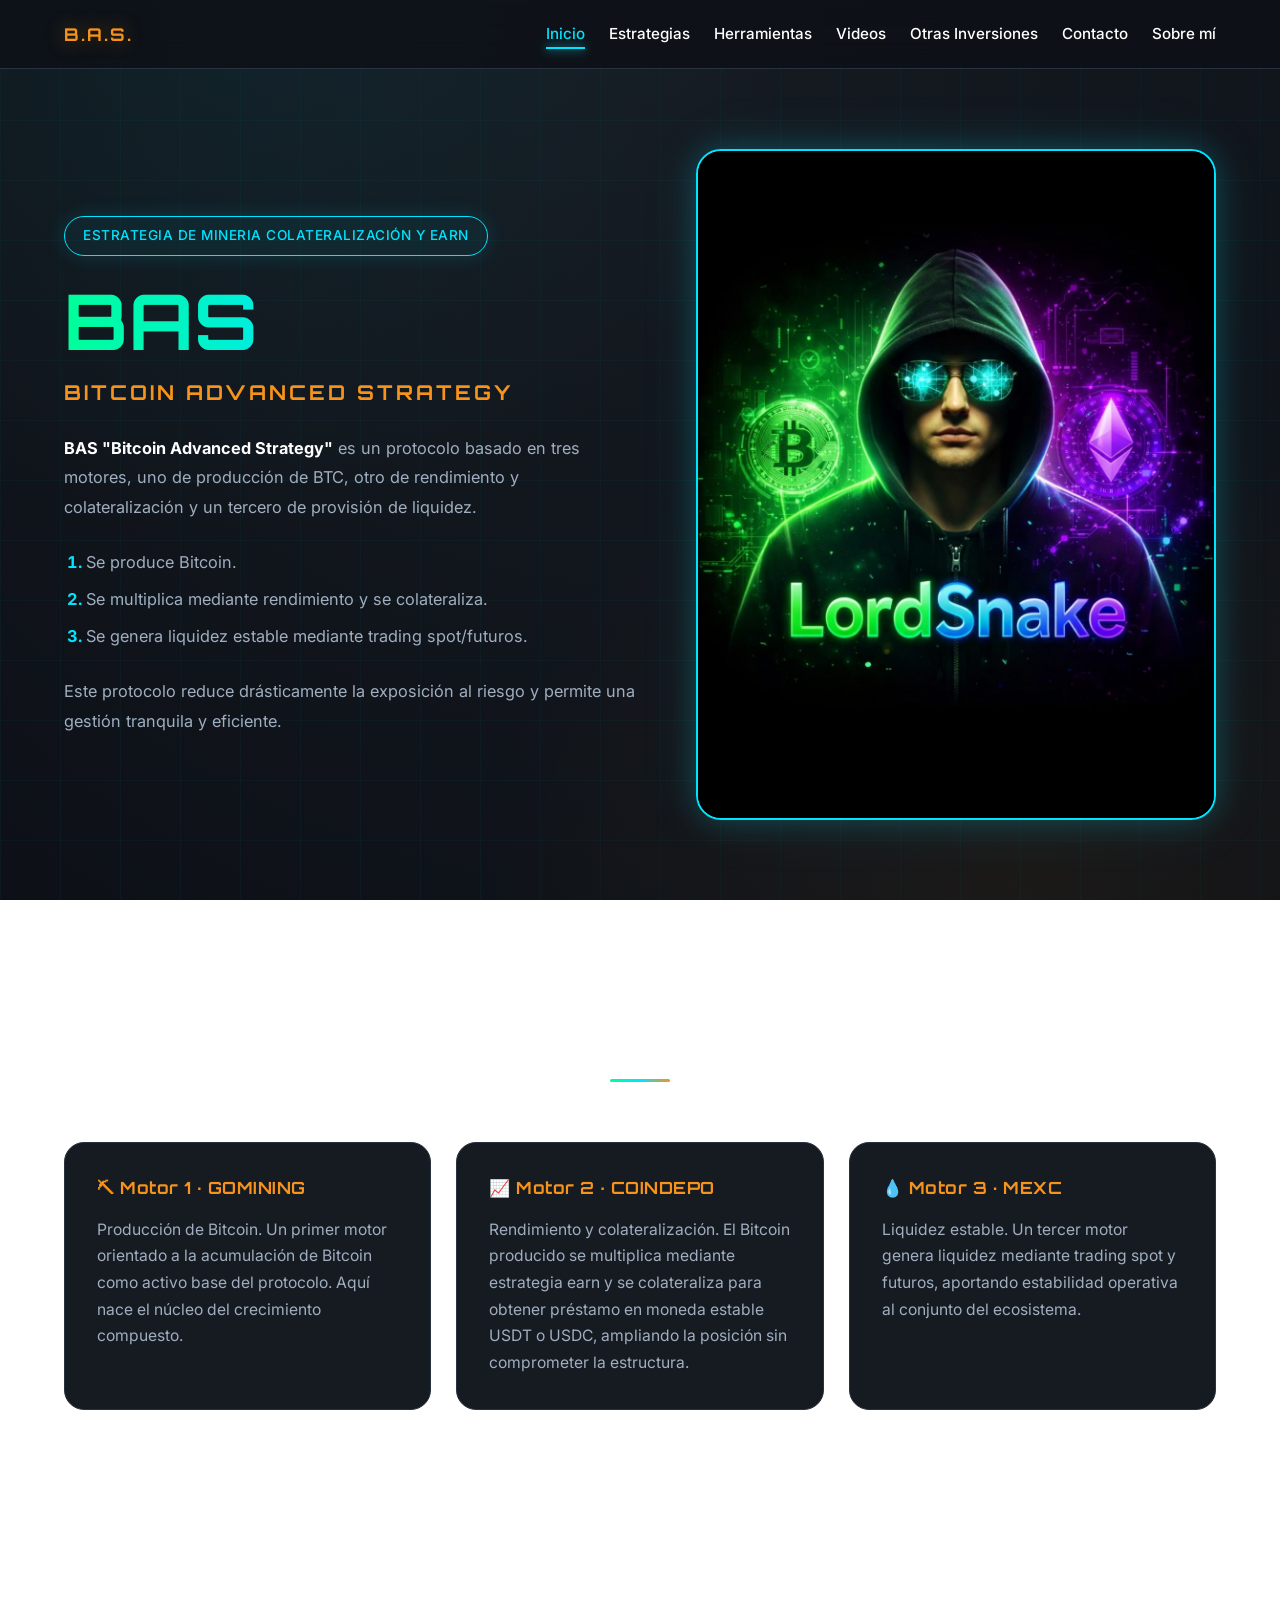
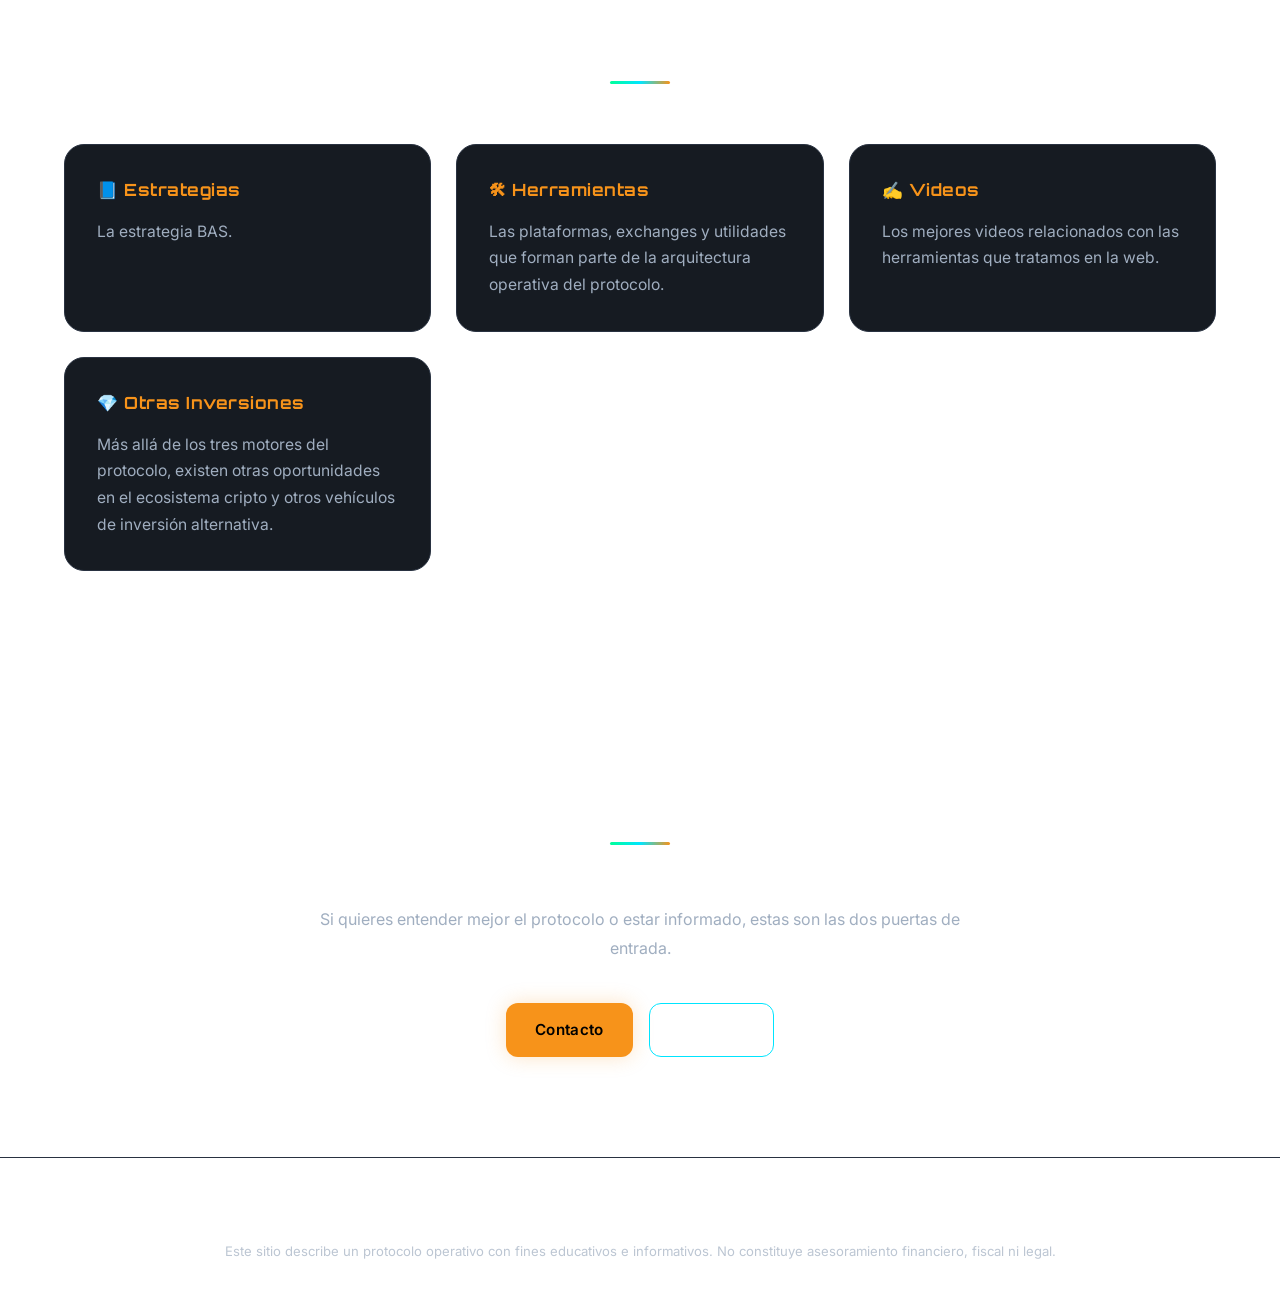
<file: index.html>
<!DOCTYPE html>
<html lang="es">
<head>
    <meta charset="UTF-8">
    <meta name="viewport" content="width=device-width, initial-scale=1.0">
    <title>BAS — Bitcoin Advanced Strategy | Protocolo Cripto</title>
    <meta name="description" content="B.A.S. (Bitcoin Advanced Strategy) es un protocolo cripto diseñado para operar como una arquitectura cerrada, autosostenible y antifrágil.">

    <!-- Fuentes -->
    <link rel="preconnect" href="https://fonts.googleapis.com">
    <link rel="preconnect" href="https://fonts.gstatic.com" crossorigin>
    <link href="https://fonts.googleapis.com/css2?family=Inter:wght@300;400;600;700&family=Orbitron:wght@500;700;900&display=swap" rel="stylesheet">

    <!-- Estilos -->
    <link rel="stylesheet" href="css/style.css">
</head>
<body>

    <!-- ==================== HEADER ==================== -->
    <header>
        <div class="container nav">
            <div class="logo">B.A.S.</div>

            <!-- BOTÓN HAMBURGUESA (solo visible en móvil) -->
            <button class="menu-toggle" aria-label="Abrir menú">
                <span></span>
                <span></span>
                <span></span>
            </button>

            <ul class="menu">
                <li><a href="index.html">Inicio</a></li>
                <li><a href="estrategias/estrategias.html">Estrategias</a></li>
                <li><a href="herramientas/herramientas.html">Herramientas</a></li>
                <li><a href="videos/videos.html">Videos</a></li>
                <li><a href="otrasinversiones/otrasinversiones.html">Otras Inversiones</a></li>
                <li><a href="contacto/contacto.html">Contacto</a></li>
                <li><a href="sobre-mi/sobre-mi.html">Sobre mí</a></li>
            </ul>
        </div>
    </header>

    <!-- ==================== HERO / PRESENTACIÓN ==================== -->
    <section class="hero">
        <div class="container hero-content">

            <div class="hero-text">
                <span class="badge">ESTRATEGIA DE MINERIA COLATERALIZACIÓN Y EARN</span>

                <h1>BAS</h1>
                <h2>Bitcoin Advanced Strategy</h2>

                <p>
                    <strong>BAS "Bitcoin Advanced Strategy"</strong> es un protocolo basado en tres 
                    motores, uno de producción de BTC, otro de rendimiento y colateralización y un tercero
                    de provisión de liquidez.
                </p>

                <ol class="hero-list">
                    <li>Se produce Bitcoin.</li>
                    <li>Se multiplica mediante rendimiento y se colateraliza.</li>
                    <li>Se genera liquidez estable mediante trading spot/futuros.</li>
                </ol>

                <p>
                    Este protocolo reduce drásticamente la exposición al riesgo y permite
                    una gestión tranquila y eficiente.
                </p>
            </div>

            <div class="hero-image">
                <img src="assets/img/lordsnake.jpg" alt="B.A.S. Bitcoin Advanced Strategy">
            </div>

        </div>
    </section>

    <!-- ==================== TRES MOTORES ==================== -->
    <section>
        <div class="container">
            <h2 class="section-title">Los Tres Motores del Protocolo</h2>

            <div class="cards">

                <div class="card">
                    <h3>⛏ Motor 1 · GOMINING</h3>
                    <p>
                        Producción de Bitcoin. Un primer motor orientado a la acumulación
                        de Bitcoin como activo base del protocolo. Aquí nace el núcleo
                        del crecimiento compuesto.
                    </p>
                </div>

                <div class="card">
                    <h3>📈 Motor 2 · COINDEPO</h3>
                    <p>
                        Rendimiento y colateralización. El Bitcoin producido se multiplica
                        mediante estrategia earn y se colateraliza para obtener préstamo en 
                        moneda estable USDT o USDC, ampliando
                        la posición sin comprometer la estructura.
                    </p>
                </div>

                <div class="card">
                    <h3>💧 Motor 3 · MEXC</h3>
                    <p>
                        Liquidez estable. Un tercer motor genera liquidez mediante trading
                        spot y futuros, aportando estabilidad operativa al conjunto del
                        ecosistema.
                    </p>
                </div>

            </div>
        </div>
    </section>

    <!-- ==================== EXPLORA EL ECOSISTEMA ==================== -->
    <section>
        <div class="container">
            <h2 class="section-title">Explora el Protocolo</h2>

            <div class="cards">

                <a href="estrategias/estrategias.html" class="card">
                    <h3>📘 Estrategias</h3>
                    <p>
                        La estrategia BAS.
                    </p>
                </a>

                <a href="herramientas/herramientas.html" class="card">
                    <h3>🛠 Herramientas</h3>
                    <p>
                        Las plataformas, exchanges y utilidades que forman parte de la
                        arquitectura operativa del protocolo.
                    </p>
                </a>

                <a href="videos/videos.html" class="card">
                    <h3>✍️ Videos</h3>
                    <p>
                        Los mejores videos relacionados con las herramientas que tratamos en la web.
                    </p>
                </a>

                <a href="otrasinversiones/otrasinversiones.html" class="card">
                    <h3>💎 Otras Inversiones</h3>
                    <p>
                        Más allá de los tres motores del protocolo, existen otras
                        oportunidades en el ecosistema cripto y otros vehículos de
                        inversión alternativa.
                    </p>
                </a>

            </div>
        </div>
    </section>

    <!-- ==================== CTA FINAL ==================== -->
    <section>
        <div class="container">
            <h2 class="section-title">¿Quieres saber más?</h2>
            <p style="text-align:center; color: var(--muted); max-width: 700px; margin: 0 auto 40px; line-height: 1.8;">
                Si quieres entender mejor el protocolo o estar informado,
                estas son las dos puertas de entrada.
            </p>
            <div class="hero-buttons" style="justify-content:center;">
                <a href="contacto/contacto.html" class="btn btn-primary">Contacto</a>
                <a href="sobre-mi/sobre-mi.html" class="btn btn-secondary">Sobre mí</a>
            </div>
        </div>
    </section>

    <!-- ==================== FOOTER ==================== -->
    <footer>
        <div class="container">
            <p>© 2026 Lord Snake — B.A.S. Bitcoin Advanced Strategy.</p>
            <p>
                Este sitio describe un protocolo operativo con fines educativos e
                informativos. No constituye asesoramiento financiero, fiscal ni legal.
            </p>
        </div>
    </footer>

    <!-- Scripts -->
    <script src="js/main.js"></script>

</body>
</html>
</file>
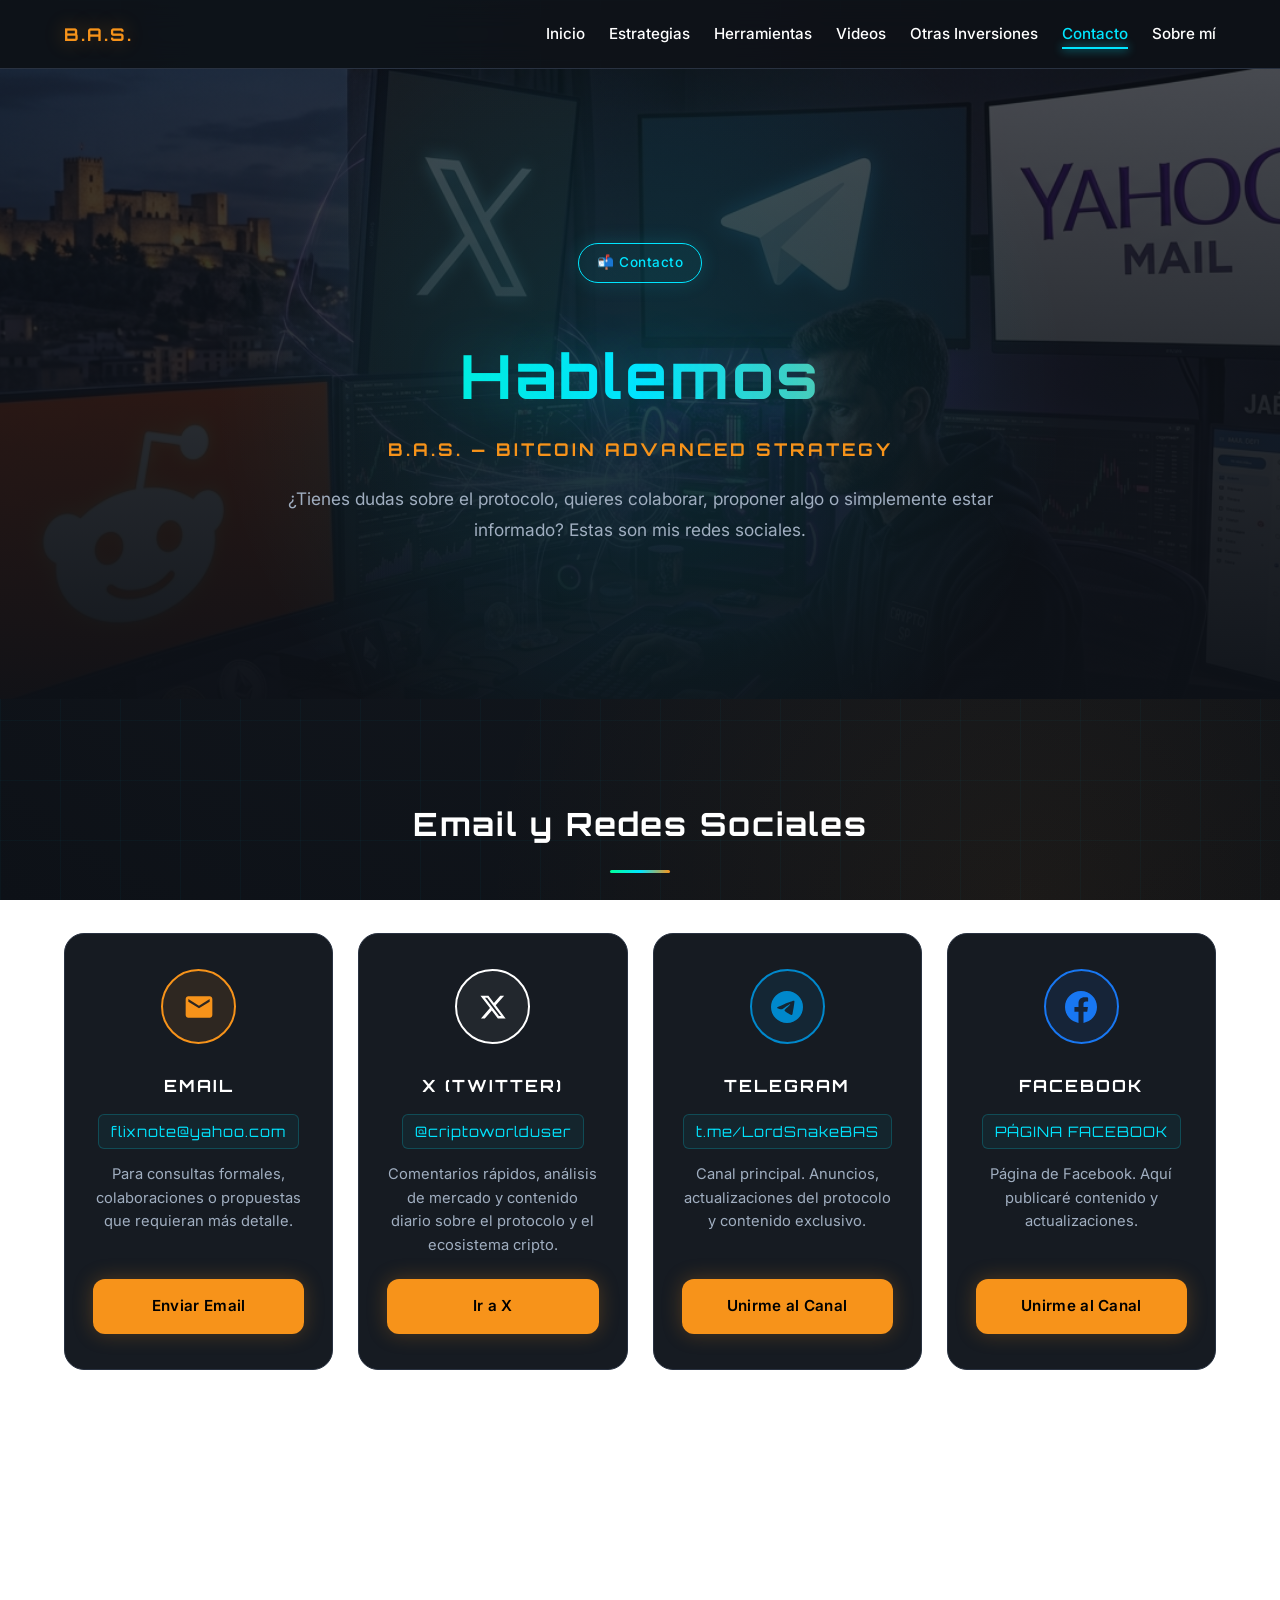
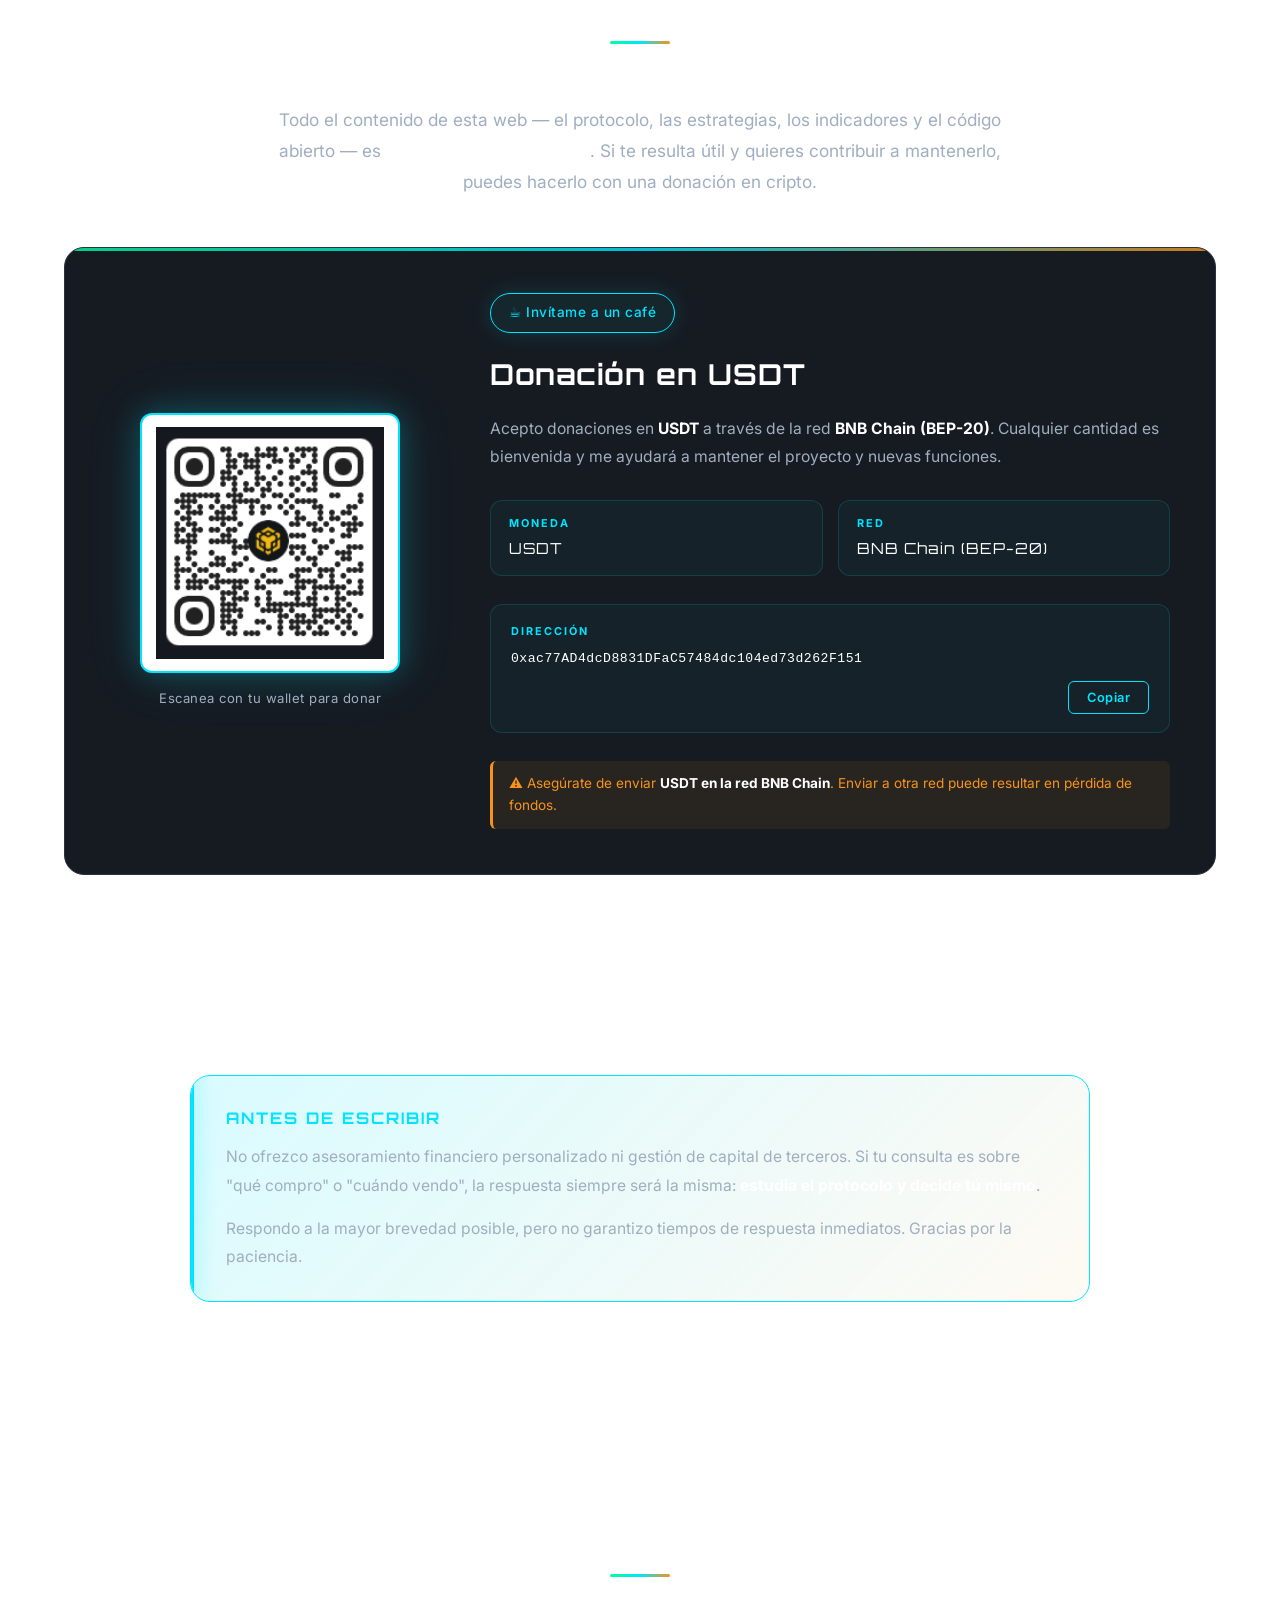
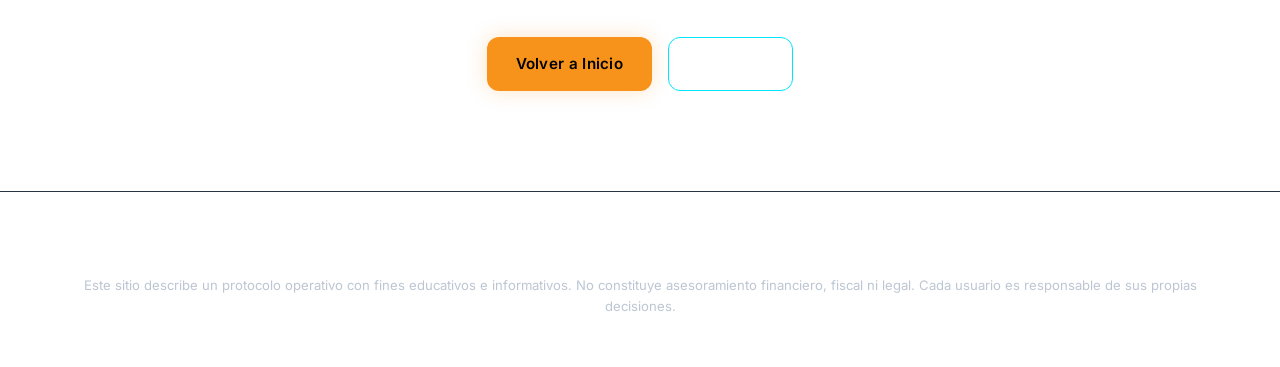
<file: contacto/contacto.html>
<!DOCTYPE html>
<html lang="es">
<head>
    <meta charset="UTF-8">
    <meta name="viewport" content="width=device-width, initial-scale=1.0">
    <title>Contacto | B.A.S. — Bitcoin Advanced Strategy</title>
    <meta name="description" content="Contacta con Lord Snake a través de email, X (Twitter), Reddit, Telegram o Facebook. Consultas, colaboraciones y soporte sobre el protocolo B.A.S.">

    <link rel="preconnect" href="https://fonts.googleapis.com">
    <link rel="preconnect" href="https://fonts.gstatic.com" crossorigin>
    <link href="https://fonts.googleapis.com/css2?family=Inter:wght@300;400;600;700&family=Orbitron:wght@500;700;900&display=swap" rel="stylesheet">

    <link rel="stylesheet" href="../css/style.css">
</head>
<body class="page-contacto">

    <!-- ==================== HEADER ==================== -->
    <header>
        <div class="container nav">
            <div class="logo">B.A.S.</div>

            <!-- BOTÓN HAMBURGUESA (solo visible en móvil) -->
            <button class="menu-toggle" aria-label="Abrir menú">
                <span></span>
                <span></span>
                <span></span>
            </button>
            
            <ul class="menu">
                <li><a href="../index.html">Inicio</a></li>
                <li><a href="../estrategias/estrategias.html">Estrategias</a></li>
                <li><a href="../herramientas/herramientas.html">Herramientas</a></li>
                <li><a href="../videos/videos.html">Videos</a></li>
                <li><a href="../otrasinversiones/otrasinversiones.html">Otras Inversiones</a></li>
                <li><a href="contacto.html">Contacto</a></li>
                <li><a href="../sobre-mi/sobre-mi.html">Sobre mí</a></li>
            </ul>
        </div>
    </header>

    <!-- ==================== HERO CON FONDO ==================== -->
    <section class="hero-contact">

        <div class="hero-contact-overlay"></div>

        <div class="container hero-contact-content">

            <span class="badge">📬 Contacto</span>

            <h1>Hablemos</h1>
            <h2>B.A.S. — Bitcoin Advanced Strategy</h2>

            <p class="lead" style="max-width: 780px; margin: 20px auto 0; text-align: center;">
                ¿Tienes dudas sobre el protocolo, quieres colaborar, proponer algo
                o simplemente estar informado? Estas son mis redes sociales.
            </p>

        </div>

    </section>

    <!-- ==================== CANALES DE CONTACTO ==================== -->
    <section>
        <div class="container">

            <h2 class="section-title">Email y Redes Sociales</h2>

            <div class="contact-grid">

                <!-- EMAIL -->
                <div class="contact-card">
                    <div class="contact-icon contact-icon-email">
                    <svg viewBox="0 0 24 24" width="32" height="32" fill="currentColor">
                    <path d="M20 4H4c-1.1 0-1.99.9-1.99 2L2 18c0 1.1.9 2 2 2h16c1.1 0 2-.9 2-2V6c0-1.1-.9-2-2-2zm0 4l-8 5-8-5V6l8 5 8-5v2z"/>
                    </svg>
                </div>
                    <h3>Email</h3>
                    <p class="contact-id">flixnote@yahoo.com</p>
                    <p class="contact-desc">
                        Para consultas formales, colaboraciones o propuestas
                        que requieran más detalle.
                    </p>
                    <a href="mailto:flixnote@yahoo.com" class="btn btn-primary">
                        Enviar Email
                    </a>
                </div>

                <!-- X (TWITTER) -->
                <div class="contact-card">
                    <div class="contact-icon contact-icon-x">
                    <svg viewBox="0 0 24 24" width="28" height="28" fill="currentColor">
                    <path d="M18.244 2.25h3.308l-7.227 8.26 8.502 11.24H16.17l-5.214-6.817L4.99 21.75H1.68l7.73-8.835L1.254 2.25H8.08l4.713 6.231zm-1.161 17.52h1.833L7.084 4.126H5.117z"/>
                    </svg>
                    </div>
                    <h3>X (Twitter)</h3>
                    <p class="contact-id">@criptoworlduser</p>
                    <p class="contact-desc">
                        Comentarios rápidos, análisis de mercado y contenido
                        diario sobre el protocolo y el ecosistema cripto.
                    </p>
                    <a href="https://x.com/criptoworlduser"
                       target="_blank"
                       rel="noopener"
                       class="btn btn-primary">
                        Ir a X
                    </a>
                </div>

               
                <!-- TELEGRAM -->
                <div class="contact-card">
                    <div class="contact-icon contact-icon-telegram">
                    <svg viewBox="0 0 24 24" width="32" height="32" fill="currentColor">
                    <path d="M11.944 0A12 12 0 0 0 0 12a12 12 0 0 0 12 12 12 12 0 0 0 12-12A12 12 0 0 0 12 0a12 12 0 0 0-.056 0zm4.962 7.224c.1-.002.321.023.465.14a.506.506 0 0 1 .171.325c.016.093.036.306.02.472-.18 1.898-.962 6.502-1.36 8.627-.168.9-.499 1.201-.82 1.23-.696.065-1.225-.46-1.9-.902-1.056-.693-1.653-1.124-2.678-1.8-1.185-.78-.417-1.21.258-1.91.177-.184 3.247-2.977 3.307-3.23.007-.032.014-.15-.056-.212s-.174-.041-.249-.024c-.106.024-1.793 1.14-5.061 3.345-.48.33-.913.49-1.302.48-.428-.008-1.252-.241-1.865-.44-.752-.245-1.349-.374-1.297-.789.027-.216.325-.437.893-.663 3.498-1.524 5.83-2.529 6.998-3.014 3.332-1.386 4.025-1.627 4.476-1.635z"/>
                    </svg>
                    </div>
                    <h3>Telegram</h3>
                    <p class="contact-id">t.me/LordSnakeBAS</p>
                    <p class="contact-desc">
                        Canal principal. Anuncios, actualizaciones del protocolo
                        y contenido exclusivo.
                    </p>
                    <a href="https://t.me/LordSnakeBAS"
                       target="_blank"
                       rel="noopener"
                       class="btn btn-primary">
                        Unirme al Canal
                    </a>
                </div>

                <!-- FACEBOOK -->
                <div class="contact-card">
                    <div class="contact-icon contact-icon-facebook">
                    <svg viewBox="0 0 24 24" width="32" height="32" fill="currentColor">
                    <path d="M24 12.073c0-6.627-5.373-12-12-12s-12 5.373-12 12c0 5.99 4.388 10.954 10.125 11.854v-8.385H7.078v-3.469h3.047V9.43c0-3.007 1.792-4.669 4.533-4.669 1.312 0 2.686.235 2.686.235v2.953H15.83c-1.491 0-1.956.925-1.956 1.874v2.25h3.328l-.532 3.469h-2.796v8.385C19.612 23.027 24 18.062 24 12.073z"/>
                    </svg>
                    </div>
                    <h3>Facebook</h3>
                    <p class="contact-id">PÁGINA FACEBOOK</p>
                    <p class="contact-desc">
                        Página de Facebook. Aquí publicaré
                        contenido y actualizaciones.
                    </p>
                     <a href="https://www.facebook.com/profile.php?id=61595522815446"
                       target="_blank"
                       rel="noopener"
                       class="btn btn-primary">
                        Unirme al Canal
                    </a>
                       
                </div>

            </div>

        </div>
    </section>
    
        <!-- ==================== DONACIONES ==================== -->
    <section id="donaciones">
        <div class="container">

            <h2 class="section-title">Apoya el Proyecto</h2>

            <p class="lead" style="text-align: center; max-width: 780px; margin: 0 auto 50px;">
                Todo el contenido de esta web — el protocolo, las estrategias,
                los indicadores y el código abierto — es <strong>gratuito y sin
                publicidad</strong>. Si te resulta útil y quieres contribuir a
                mantenerlo, puedes hacerlo con una donación en cripto.
            </p>

            <div class="donation-wrapper">

                <!-- LADO IZQUIERDO: QR -->
                <div class="donation-qr">
                    <img src="../assets/img/qr-donacion.png"
                         alt="QR para donaciones en USDT (BNB Chain)"
                         class="qr-image">
                    <p class="qr-caption">
                        Escanea con tu wallet para donar
                    </p>
                </div>

                <!-- LADO DERECHO: INFO -->
                <div class="donation-info">

                    <span class="badge">☕ Invítame a un café</span>

                    <h3>Donación en USDT</h3>

                    <p class="donation-desc">
                        Acepto donaciones en <strong>USDT</strong> a través de la
                        red <strong>BNB Chain (BEP-20)</strong>. Cualquier cantidad
                        es bienvenida y me ayudará a mantener el proyecto y nuevas funciones.
                    </p>

                    <div class="donation-details">

                        <div class="donation-detail">
                            <span class="donation-label">Moneda</span>
                            <span class="donation-value">USDT</span>
                        </div>

                        <div class="donation-detail">
                            <span class="donation-label">Red</span>
                            <span class="donation-value">BNB Chain (BEP-20)</span>
                        </div>

                    </div>

                    <div class="donation-address">
                        <span class="donation-label">Dirección</span>
                        <code class="donation-code" id="donationAddress">0xac77AD4dcD8831DFaC57484dc104ed73d262F151</code>
                        <button class="copy-btn" onclick="copyDonation()">Copiar</button>
                    </div>

                    <p class="donation-warning">
                        ⚠️ Asegúrate de enviar <strong>USDT en la red BNB Chain</strong>.
                        Enviar a otra red puede resultar en pérdida de fondos.
                    </p>

                </div>

            </div>

        </div>
    </section>



    <!-- ==================== AVISO ==================== -->
    <section>
        <div class="container">
            <div class="highlight-box" style="max-width: 900px; margin: 0 auto;">
                <h4>Antes de escribir</h4>
                <p>
                    No ofrezco asesoramiento financiero personalizado ni gestión
                    de capital de terceros. Si tu consulta es sobre "qué compro"
                    o "cuándo vendo", la respuesta siempre será la misma:
                    <strong>estudia el protocolo y decide tú mismo</strong>.
                </p>
                <p style="margin-top: 15px;">
                    Respondo a la mayor brevedad posible, pero no garantizo
                    tiempos de respuesta inmediatos. Gracias por la paciencia.
                </p>
            </div>
        </div>
    </section>

    <!-- ==================== CTA FINAL ==================== -->
    <section>
        <div class="container">
            <h2 class="section-title">Explora el protocolo</h2>

            <div class="hero-buttons" style="justify-content:center; flex-wrap: wrap;">
                <a href="../index.html" class="btn btn-primary">Volver a Inicio</a>
                <a href="../sobre-mi/sobre-mi.html" class="btn btn-secondary">Sobre mí</a>
            </div>
        </div>
    </section>

    <!-- ==================== FOOTER ==================== -->
    <footer>
        <div class="container">
            <p>© 2026 Lord Snake — B.A.S. Bitcoin Advanced Strategy.</p>
            <p>
                Este sitio describe un protocolo operativo con fines educativos e
                informativos. No constituye asesoramiento financiero, fiscal ni legal.
                Cada usuario es responsable de sus propias decisiones.
            </p>
        </div>
    </footer>

    <script src="../js/main.js"></script>
    <script>
    function copyDonation() {
        const address = document.getElementById('donationAddress').innerText;
        const btn = event.target;

        navigator.clipboard.writeText(address).then(() => {
            const original = btn.innerText;
            btn.innerText = '¡Copiado!';
            btn.classList.add('copied');
            setTimeout(() => {
                btn.innerText = original;
                btn.classList.remove('copied');
            }, 2000);
        }).catch(() => {
            // Fallback si el portapapeles no está disponible
            const range = document.createRange();
            range.selectNode(document.getElementById('donationAddress'));
            window.getSelection().removeAllRanges();
            window.getSelection().addRange(range);
            document.execCommand('copy');
            window.getSelection().removeAllRanges();

            btn.innerText = '¡Copiado!';
            btn.classList.add('copied');
            setTimeout(() => {
                btn.innerText = 'Copiar';
                btn.classList.remove('copied');
            }, 2000);
        });
    }
</script>
</body>
</html>
</file>
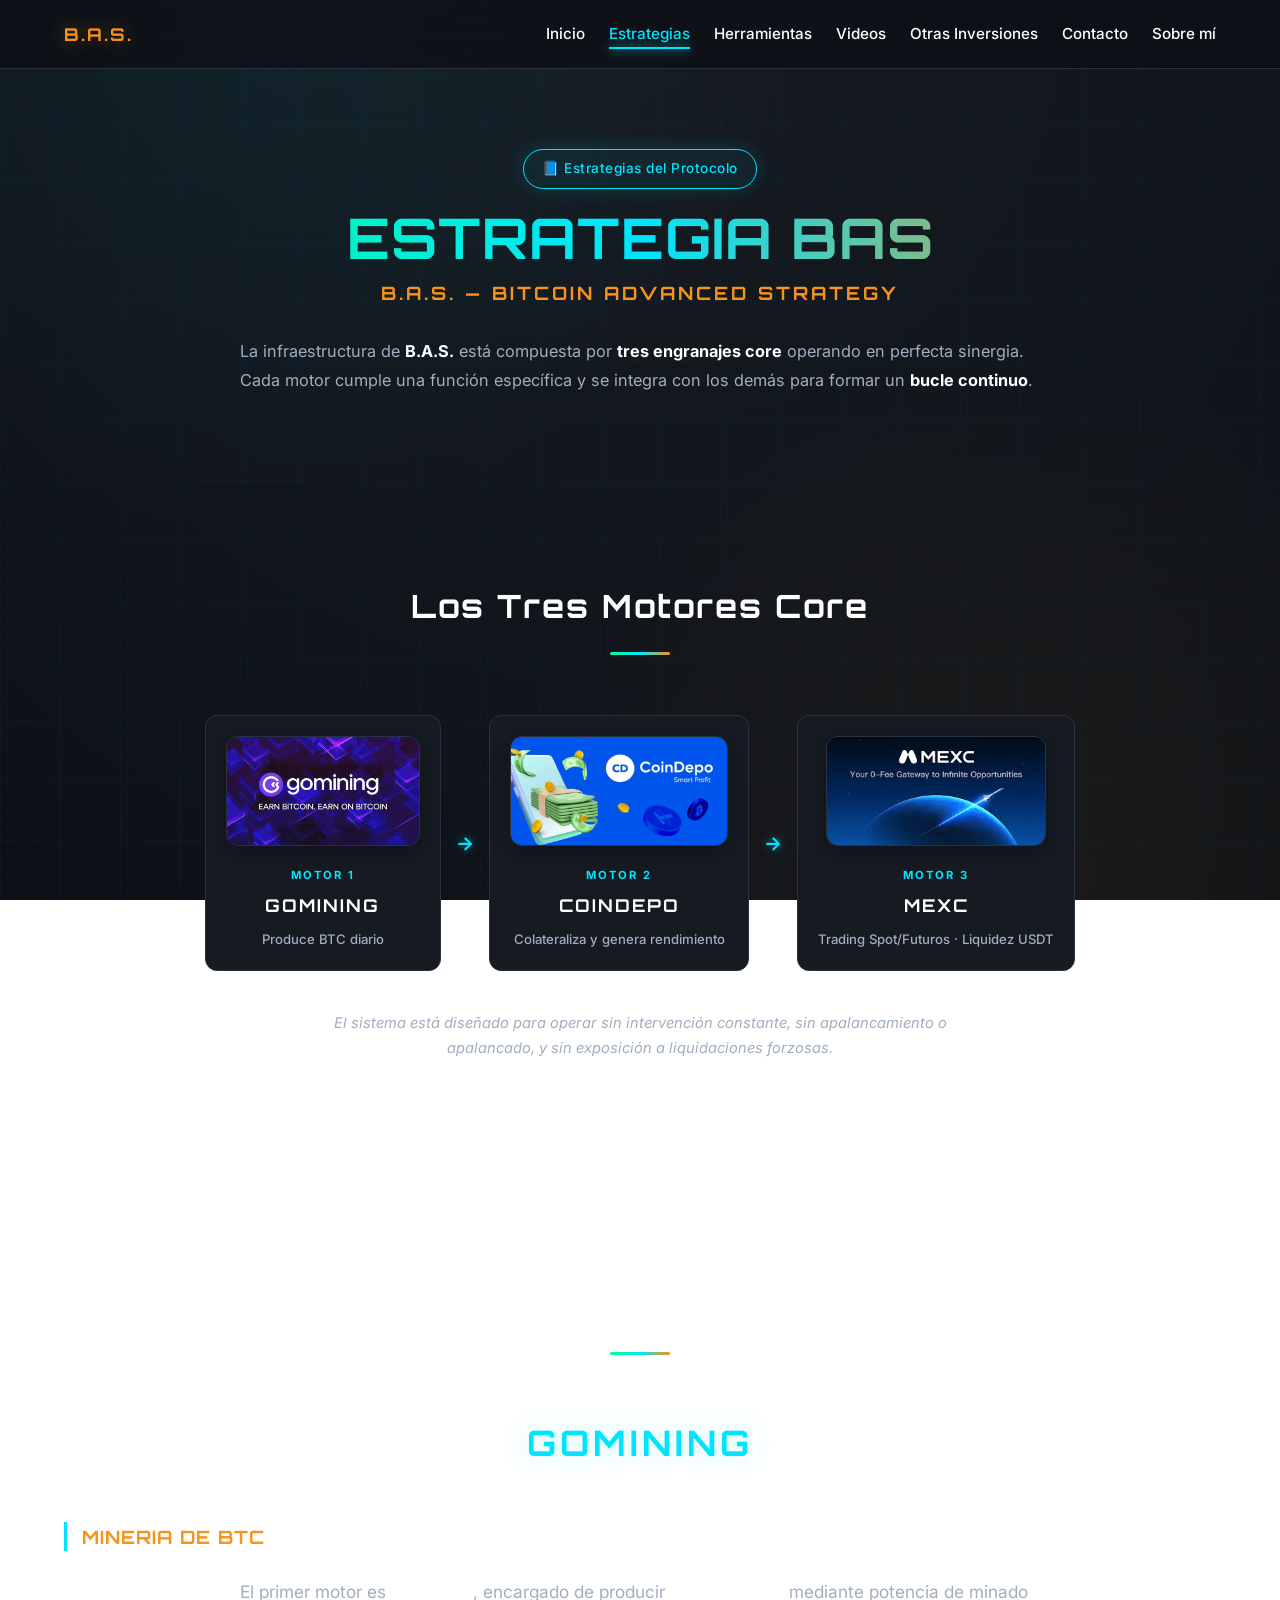
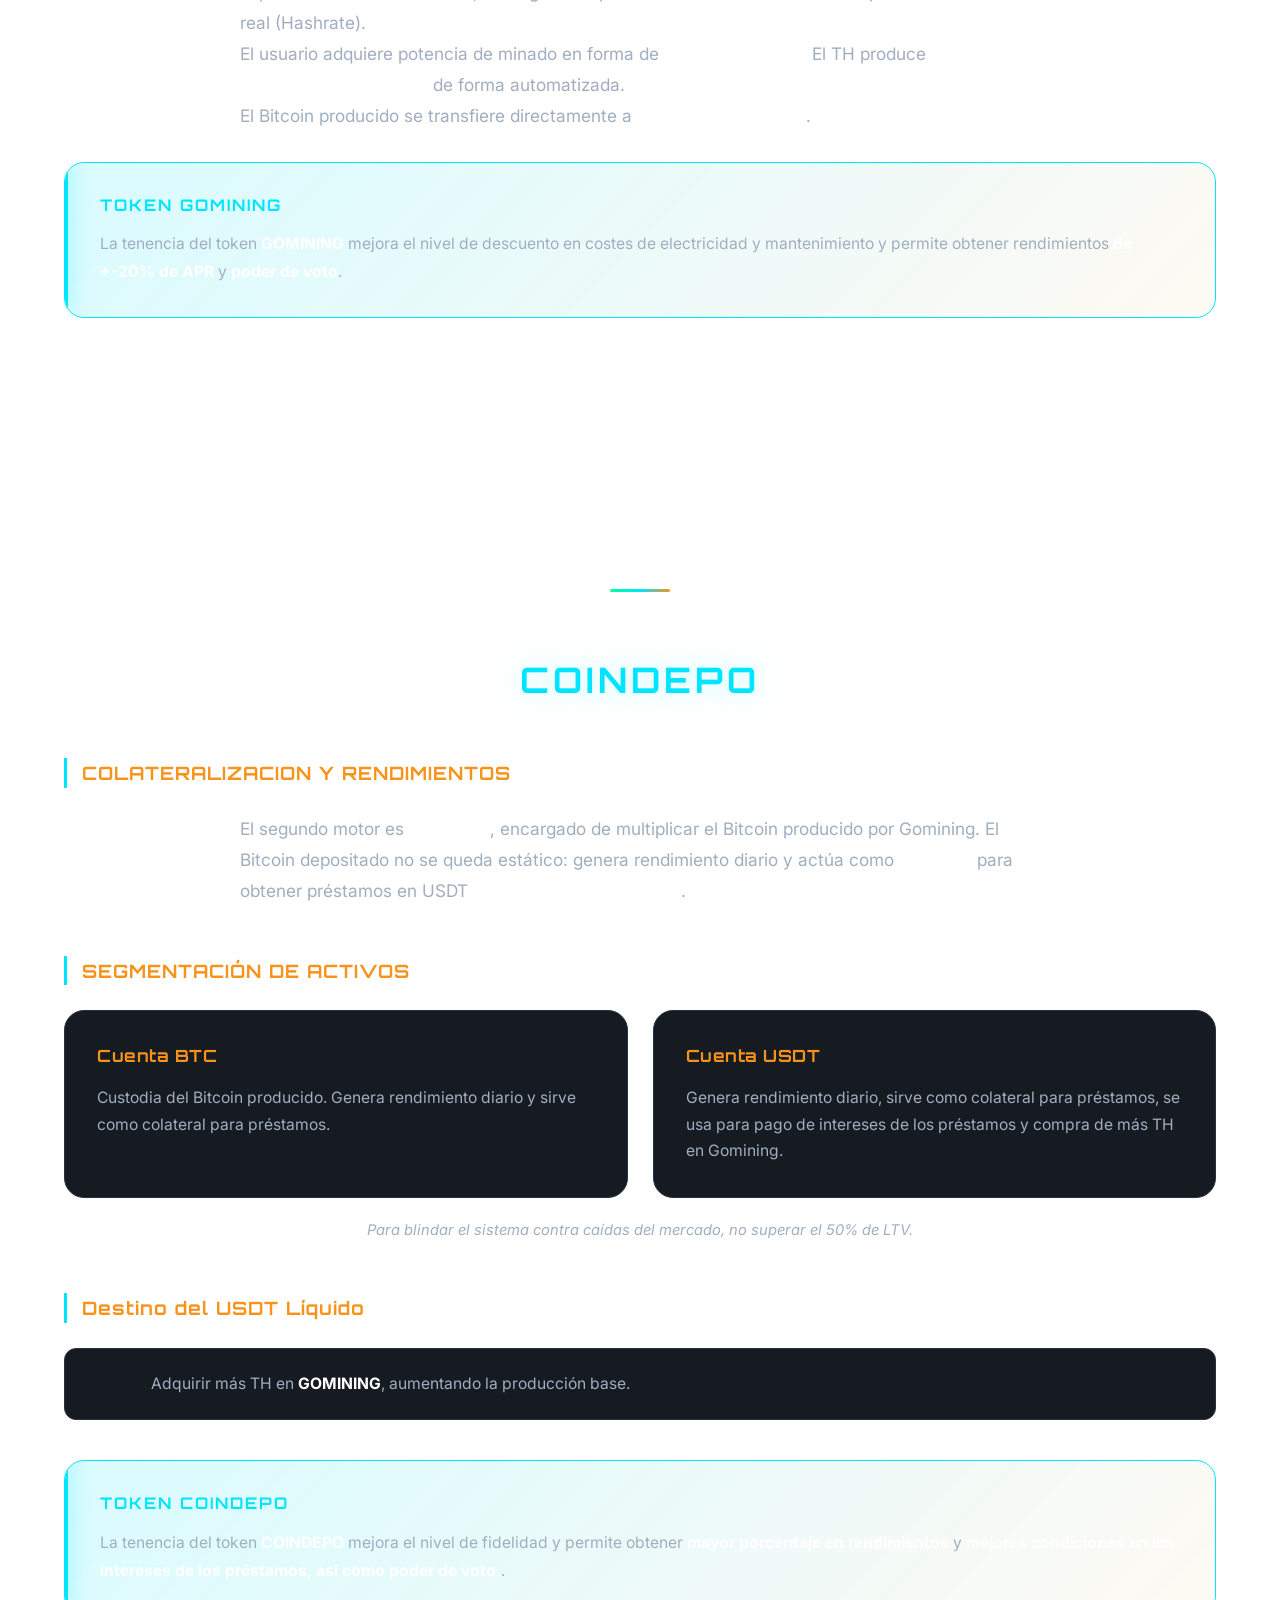
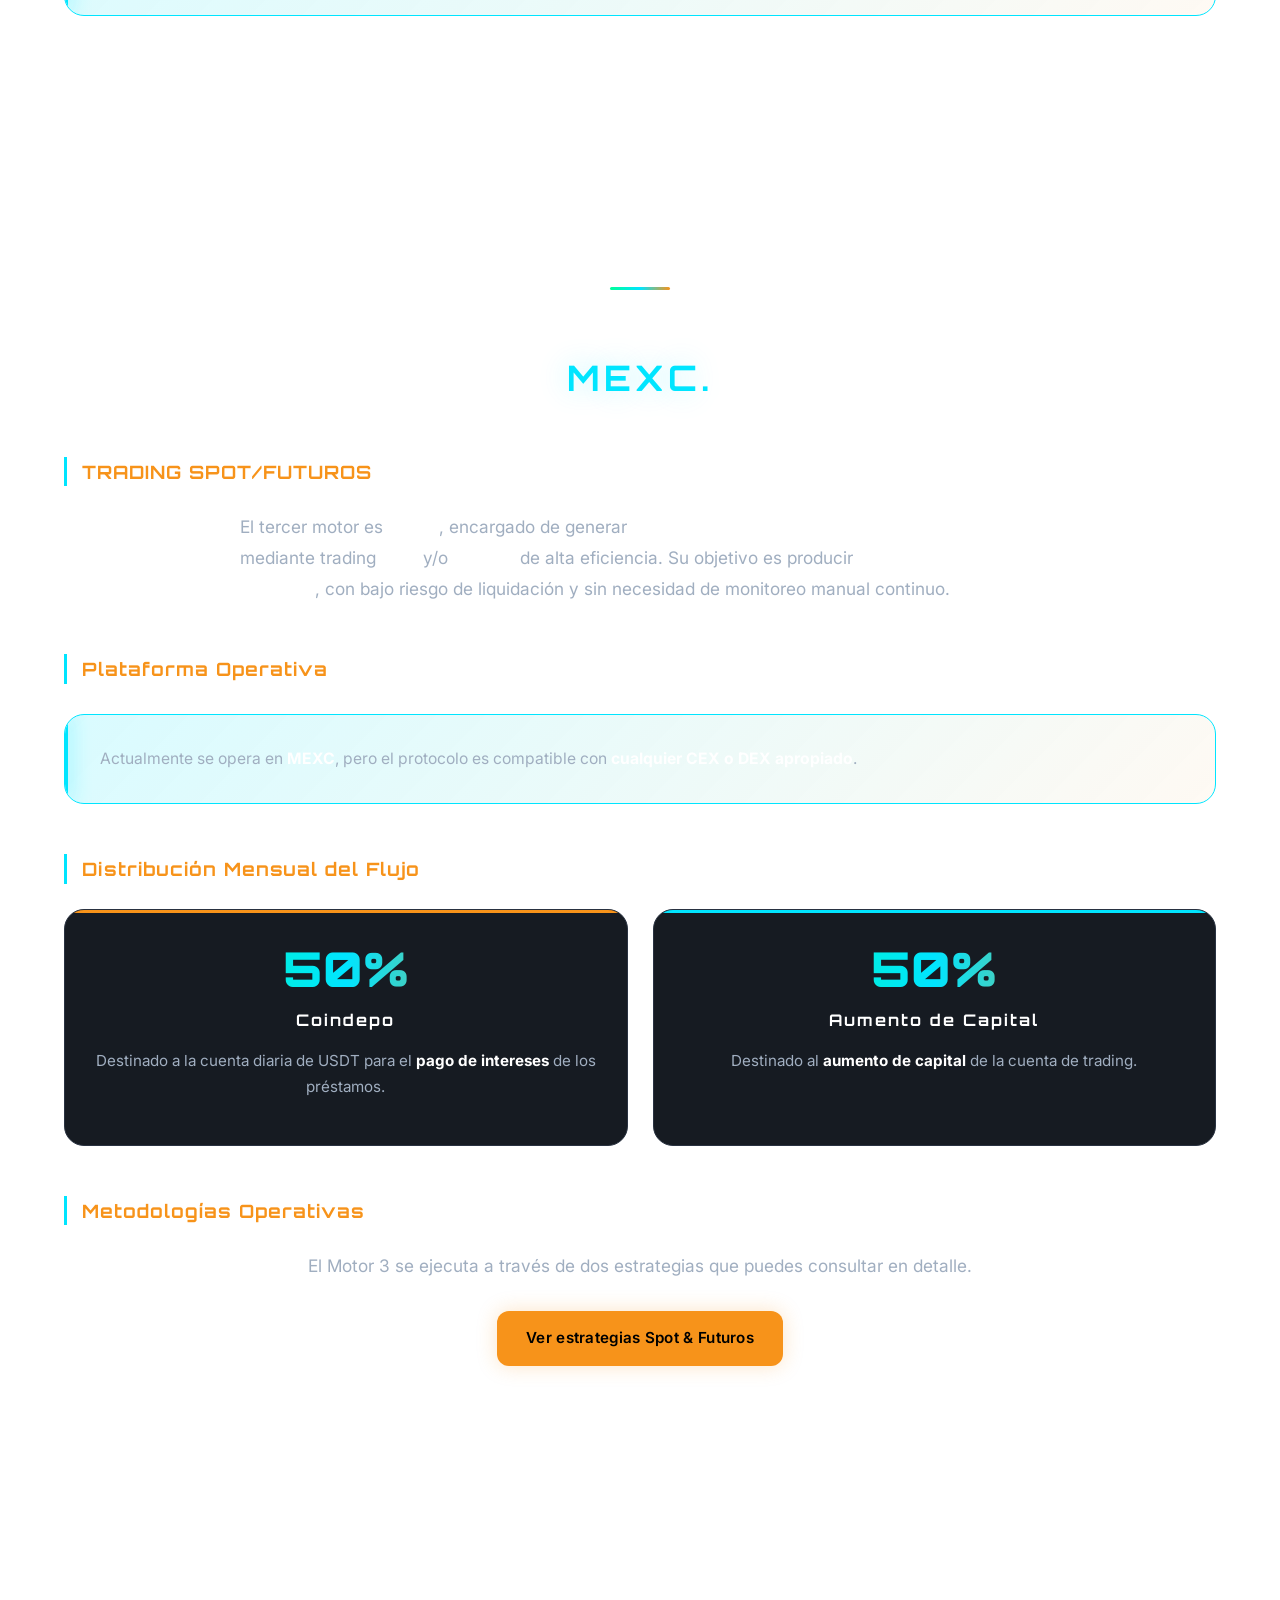
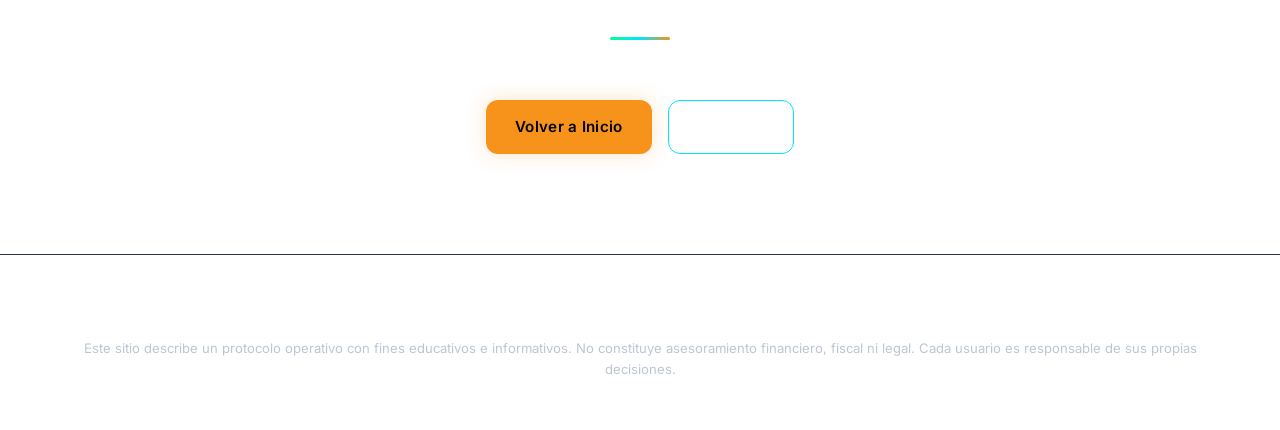
<file: estrategias/estrategias.html>
<!DOCTYPE html>
<html lang="es">
<head>
    <meta charset="UTF-8">
    <meta name="viewport" content="width=device-width, initial-scale=1.0">
    <title>Estrategias | B.A.S. — Bitcoin Advanced Strategy</title>
    <meta name="description" content="Arquitectura general del protocolo B.A.S.: tres motores core operando en sinergia — Gomining, Coindepo y Mexc.">

    <link rel="preconnect" href="https://fonts.googleapis.com">
    <link rel="preconnect" href="https://fonts.gstatic.com" crossorigin>
    <link href="https://fonts.googleapis.com/css2?family=Inter:wght@300;400;600;700&family=Orbitron:wght@500;700;900&display=swap" rel="stylesheet">

    <link rel="stylesheet" href="../css/style.css">
</head>
<body>

    <!-- ==================== HEADER ==================== -->
    <header>
        <div class="container nav">
            <div class="logo">B.A.S.</div>

            <!-- BOTÓN HAMBURGUESA (solo visible en móvil) -->
            <button class="menu-toggle" aria-label="Abrir menú">
                <span></span>
                <span></span>
                <span></span>
            </button>
            
            <ul class="menu">
                <li><a href="../index.html">Inicio</a></li>
                <li><a href="../estrategias/estrategias.html">Estrategias</a></li>
                <li><a href="../herramientas/herramientas.html">Herramientas</a></li>
                <li><a href="../videos/videos.html">Videos</a></li>
                <li><a href="../otrasinversiones/otrasinversiones.html">Otras Inversiones</a></li>
                <li><a href="../contacto/contacto.html">Contacto</a></li>
                <li><a href="../sobre-mi/sobre-mi.html">Sobre mí</a></li>
            </ul>
        </div>
    </header>

    <!-- ==================== HERO INTERNO ==================== -->
    <section class="hero hero-internal">
        <div class="container">

            <span class="badge">📘 Estrategias del Protocolo</span>

            <h1>ESTRATEGIA BAS</h1>
            <h2>B.A.S. — Bitcoin Advanced Strategy</h2>

            <p class="lead">
                La infraestructura de <strong>B.A.S.</strong> está compuesta por
                <strong>tres engranajes core</strong> operando en perfecta sinergia.
                Cada motor cumple una función específica y se integra con los demás
                para formar un <strong>bucle continuo</strong>.
            </p>

        </div>
    </section>

  <!-- ==================== DIAGRAMA DE MOTORES ==================== -->
<section>
    <div class="container">

        <h2 class="section-title">Los Tres Motores Core</h2>

        <div class="flow flow-vertical">

            <!-- MOTOR 1 -->
            <div class="flow-box flow-box-motor">
                <img src="../assets/img/gomining.png"
                     alt="Gomining — Motor 1"
                     class="motor-logo">
                <span class="motor-tag">MOTOR 1</span>
                <strong>GOMINING</strong>
                <span class="motor-desc">Produce BTC diario</span>
            </div>

            <span class="arrow">→</span>

            <!-- MOTOR 2 -->
            <div class="flow-box flow-box-motor">
                <img src="../assets/img/coindepo.png"
                     alt="Coindepo — Motor 2"
                     class="motor-logo">
                <span class="motor-tag">MOTOR 2</span>
                <strong>COINDEPO</strong>
                <span class="motor-desc">Colateraliza y genera rendimiento</span>
            </div>

            <span class="arrow">→</span>

            <!-- MOTOR 3 -->
            <div class="flow-box flow-box-motor">
                <img src="../assets/img/mexc.png"
                     alt="MEXC — Motor 3"
                     class="motor-logo">
                <span class="motor-tag">MOTOR 3</span>
                <strong>MEXC</strong>
                <span class="motor-desc">Trading Spot/Futuros · Liquidez USDT</span>
            </div>

        </div>

        <p class="note">
            El sistema está diseñado para operar sin intervención constante,
            sin apalancamiento o apalancado, y sin exposición a liquidaciones forzosas.
        </p>

    </div>
</section>

    <!-- ==================== MOTOR 1 ==================== -->
    <section>
        <div class="container">

            <h2 class="section-title">Motor 1 · Sistema de Producción BTC</h2>
            <h3 class="motor-name">GOMINING</h3>
            <h4 class="sub-title">MINERIA DE BTC</h4>
            <p class="lead">
                El primer motor es <strong>Gomining</strong>, encargado de producir
                <strong>Bitcoin nativo</strong> mediante potencia de minado real (Hashrate).<br>
                El usuario adquiere potencia de minado en forma de<strong> Terahashes (TH).</strong> El TH produce <strong> fracciones de Bitcoin diariamente</strong> de forma automatizada.<br> 
                El Bitcoin producido se transfiere directamente a<strong> COINDEPO (Motor 2)</strong>.
            </p>
             
            
            <div class="highlight-box">
                <h4>Token GOMINING</h4>
                <p>
                    La tenencia del token <strong>GOMINING</strong> mejora el nivel de
                    descuento en costes de electricidad y mantenimiento y permite obtener rendimientos <strong>de +-20% de APR</strong>
                    y <strong>poder de voto</strong>.
                </p>
            </div>

        </div>
    </section>

    <!-- ==================== MOTOR 2 ==================== -->
    <section>
        <div class="container">

            <h2 class="section-title">Motor 2 · Sistema de Rendimiento y Colateralización</h2>
            <h3 class="motor-name">COINDEPO</h3>
            <h4 class="sub-title">COLATERALIZACION Y RENDIMIENTOS</h4>

            <p class="lead">
                El segundo motor es <strong>Coindepo</strong>, encargado de multiplicar
                el Bitcoin producido por Gomining. El Bitcoin depositado no se queda
                estático: genera rendimiento diario y actúa como <strong>colateral</strong>
                para obtener préstamos en USDT <strong>sin vender el activo base</strong>.
            </p>
            
             <h4 class="sub-title">SEGMENTACIÓN DE ACTIVOS</h4>

            
            <div class="cards cards-small">

                <div class="card">
                    <h3>Cuenta BTC</h3>
                    <p>
                        Custodia del Bitcoin producido. Genera rendimiento diario y
                        sirve como colateral para préstamos.
                    </p>
                </div>

                <div class="card">
                    <h3>Cuenta USDT</h3>
                    <p>
                        Genera rendimiento diario, sirve como colateral para préstamos, se usa para pago de intereses de los préstamos y compra de más TH en Gomining.
                      
                    </p>
                </div>

            </div>

            <p class="note">
                Para blindar el sistema contra caídas del mercado, no superar el 50% de LTV.
            </p>

            <h4 class="sub-title">Destino del USDT Líquido</h4>

            <div class="steps">

                <div class="step">
                    <span class="step-num"></span>
                    <p>
                        Adquirir más TH en <strong>GOMINING</strong>, aumentando la
                        producción base.
                    </p>
                </div>


            </div>

            <div class="highlight-box">
                <h4>Token COINDEPO</h4>
                <p>
                    La tenencia del token <strong>COINDEPO</strong> mejora el nivel de
                    fidelidad y permite obtener <strong>mayor porcentaje en rendimientos</strong>
                    y <strong>mejores condiciones en los intereses de los préstamos, asi como poder de voto.</strong>.
                </p>
            </div>

        </div>
    </section>

    <!-- ==================== MOTOR 3 ==================== -->
    <section>
        <div class="container">

            <h2 class="section-title">Motor 3 · Sistema de Trading</h2>
            <h3 class="motor-name">MEXC.</h3>
            <h4 class="sub-title">TRADING SPOT/FUTUROS</h4>

            <p class="lead">
                El tercer motor es <strong>MEXC</strong>, encargado de generar
                <strong>liquidez estable en monedas estables (USDT)</strong> mediante
                trading <strong>spot</strong> y/o <strong>futuros</strong> de alta eficiencia.
                Su objetivo es producir <strong>flujo de caja de forma repetible</strong>,
                con bajo riesgo de liquidación y sin necesidad de monitoreo manual continuo.
            </p>

            <h4 class="sub-title">Plataforma Operativa</h4>

            <div class="highlight-box">
                <p>
                    Actualmente se opera en <strong>MEXC</strong>, pero el protocolo es
                    compatible con <strong>cualquier CEX o DEX apropiado</strong>.
                </p>
            </div>

            <h4 class="sub-title">Distribución Mensual del Flujo</h4>

            <div class="split">

                <div class="split-item split-a">
                    <span class="split-percent">50%</span>
                    <h4>Coindepo</h4>
                    <p>
                        Destinado a la cuenta diaria de USDT para el
                        <strong>pago de intereses</strong> de los préstamos.
                    </p>
                </div>

                <div class="split-item split-b">
                    <span class="split-percent">50%</span>
                    <h4>Aumento de Capital</h4>
                    <p>
                        Destinado al <strong>aumento de capital</strong> de la
                        cuenta de trading.
                    </p>
                </div>

            </div>
            
                        <!-- BOTÓN HACIA SPOT & FUTUROS -->
            <h4 class="sub-title">Metodologías Operativas</h4>

            <p class="lead" style="text-align: center; margin-bottom: 30px;">
                El Motor 3 se ejecuta a través de dos estrategias
                que puedes consultar en detalle.
            </p>

            <div class="hero-buttons" style="justify-content:center;">
                <a href="../spotfuturos/spotfuturos.html" class="btn btn-primary">Ver estrategias Spot & Futuros</a>
            </div>

        </div>
    </section>

    <!-- ==================== CTA FINAL ==================== -->
    <section>
        <div class="container">
            <h2 class="section-title">Explora el resto del protocolo</h2>

            <div class="hero-buttons" style="justify-content:center;">
                <a href="../index.html" class="btn btn-primary">Volver a Inicio</a>
                <a href="../contacto/contacto.html" class="btn btn-secondary">Contacto</a>
            </div>
        </div>
    </section>

    <!-- ==================== FOOTER ==================== -->
    <footer>
        <div class="container">
            <p>© 2026 Lord Snake — B.A.S. Bitcoin Advanced Strategy.</p>
            <p>
                Este sitio describe un protocolo operativo con fines educativos e
                informativos. No constituye asesoramiento financiero, fiscal ni legal.
                Cada usuario es responsable de sus propias decisiones.
            </p>
        </div>
    </footer>

    <script src="../js/main.js"></script>

</body>
</html>
</file>
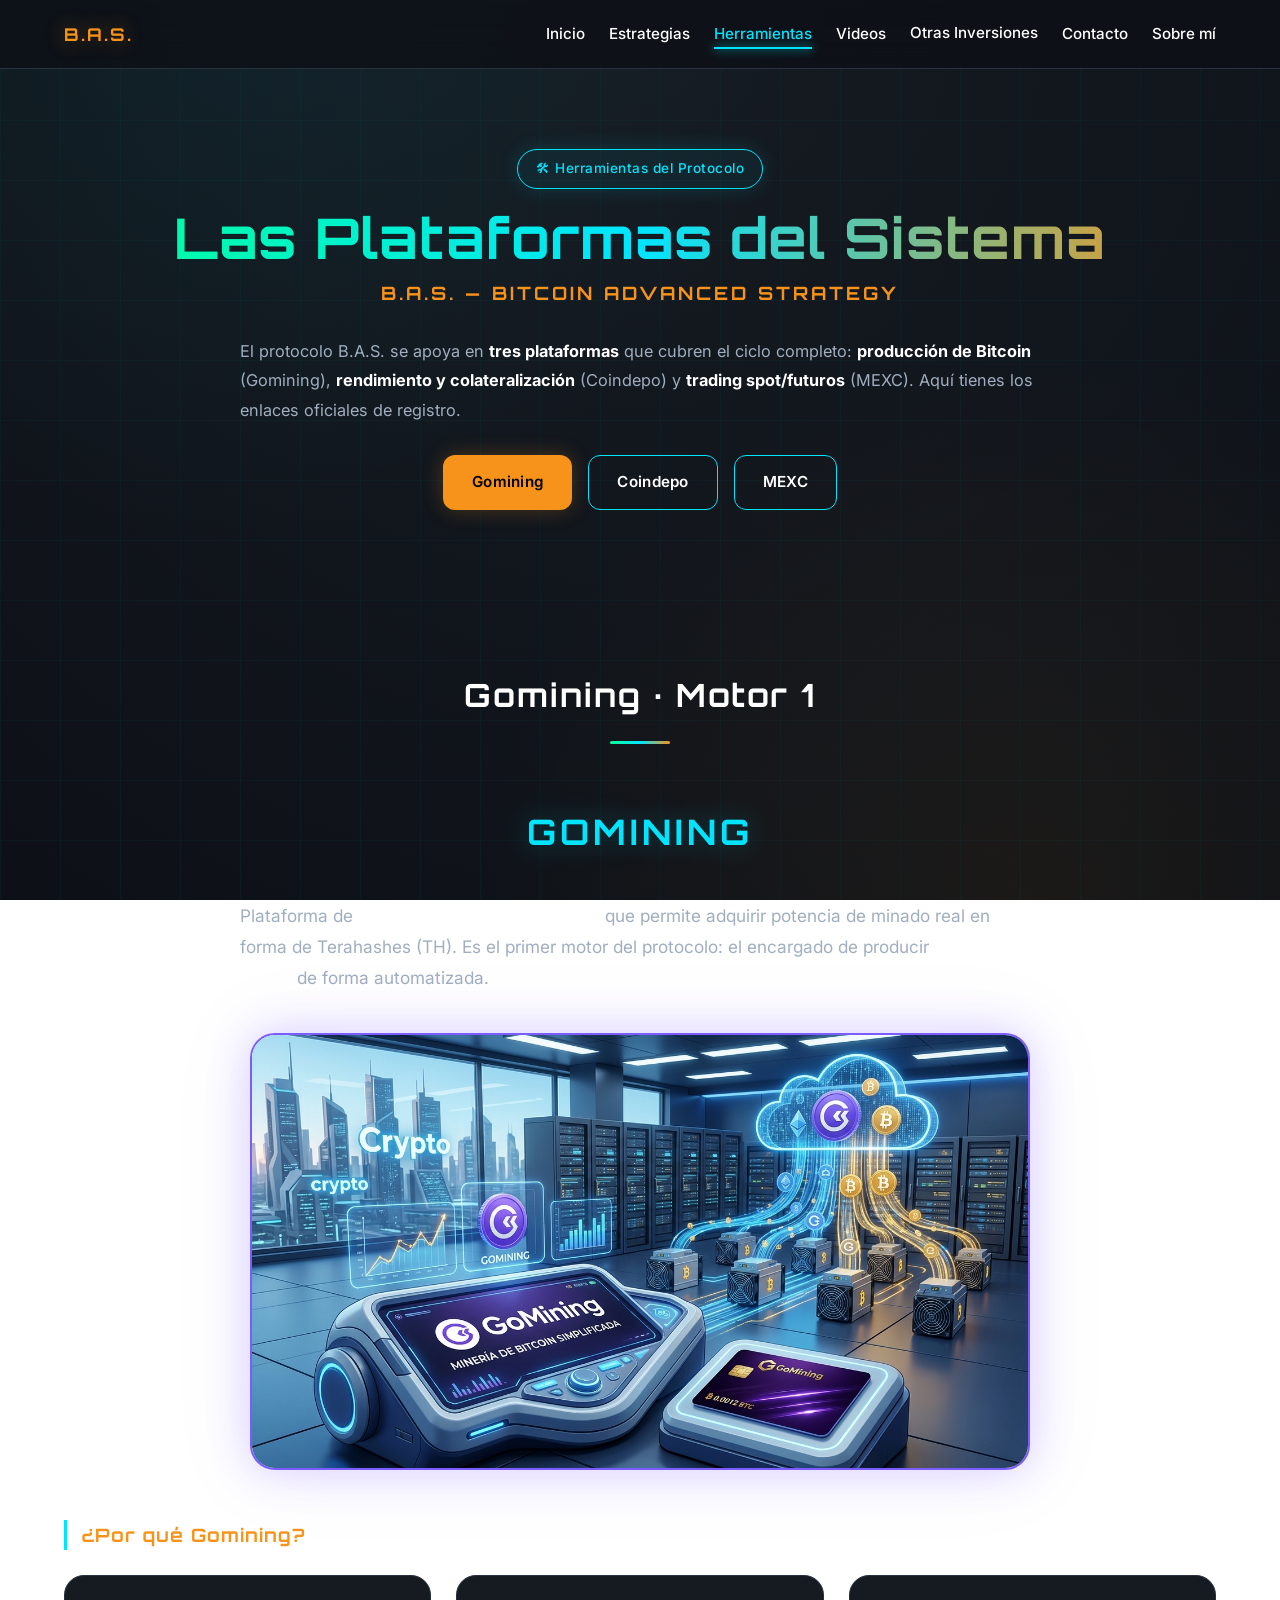
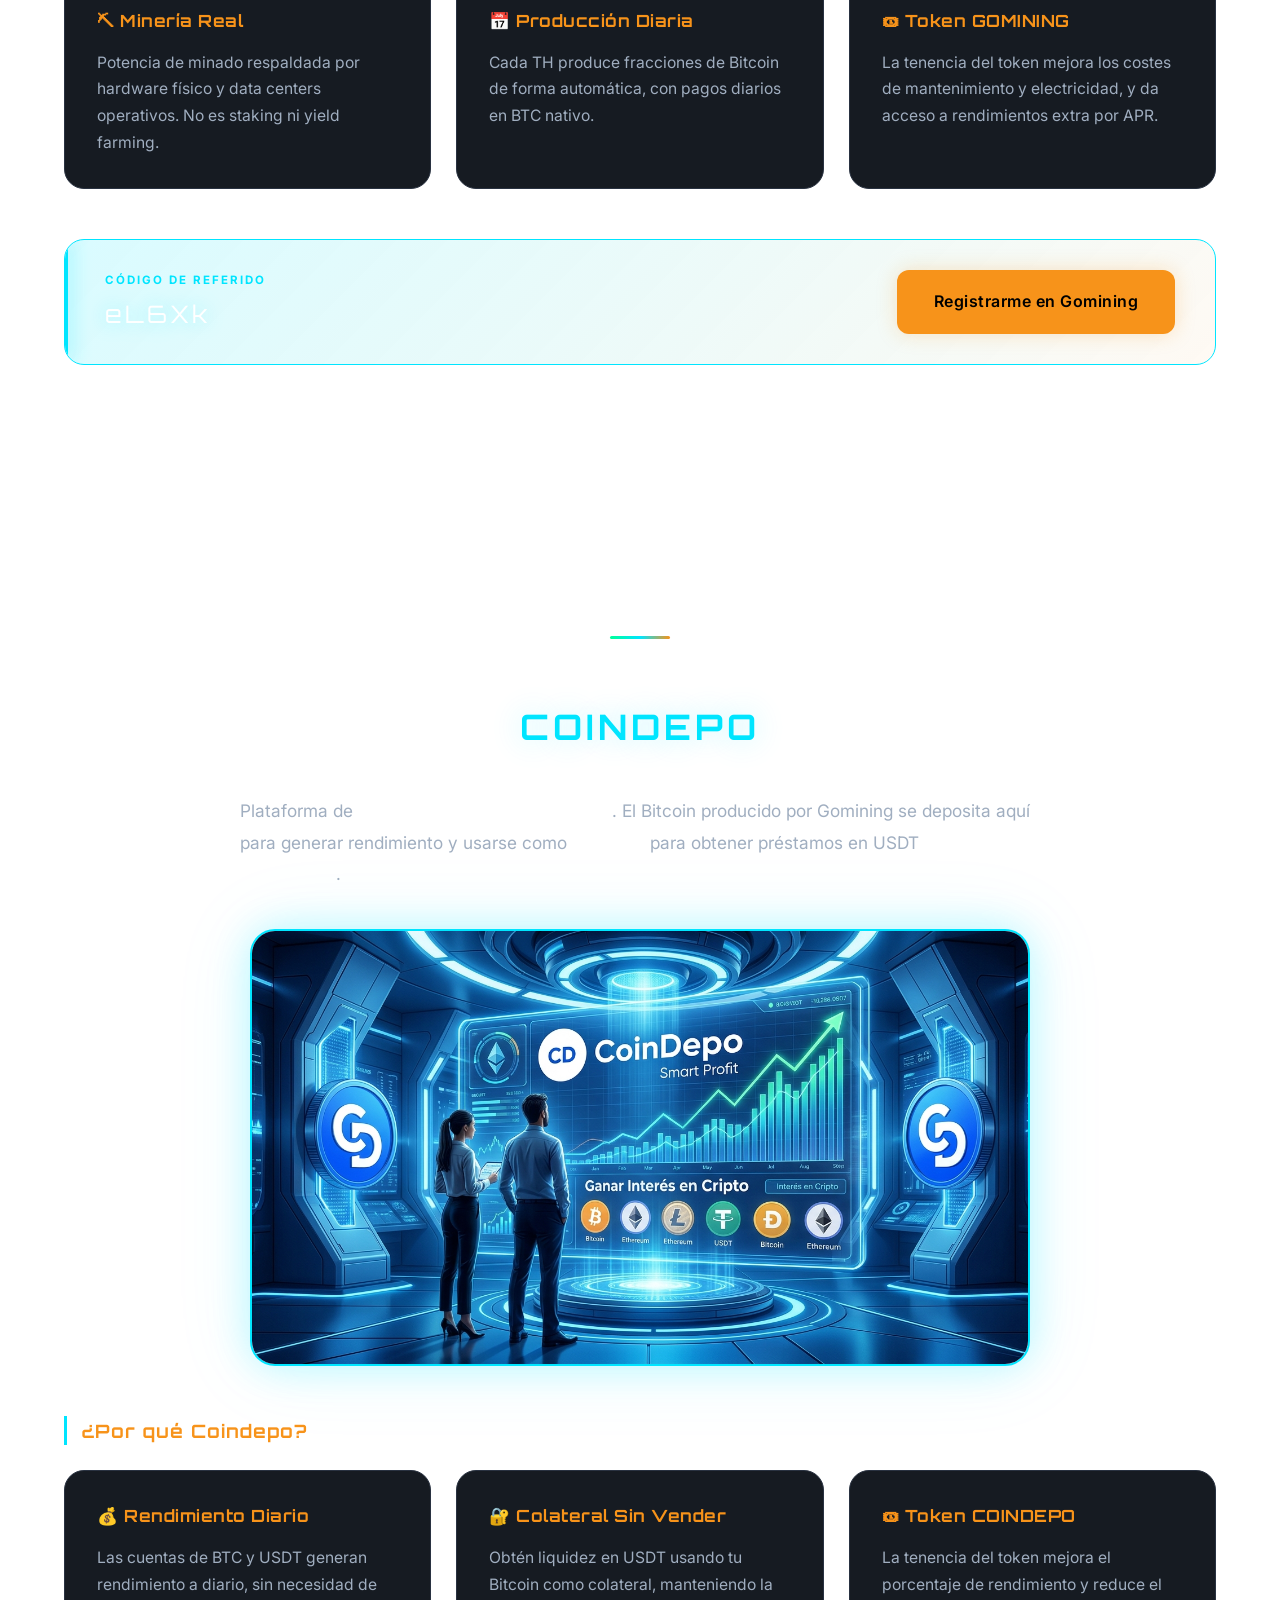
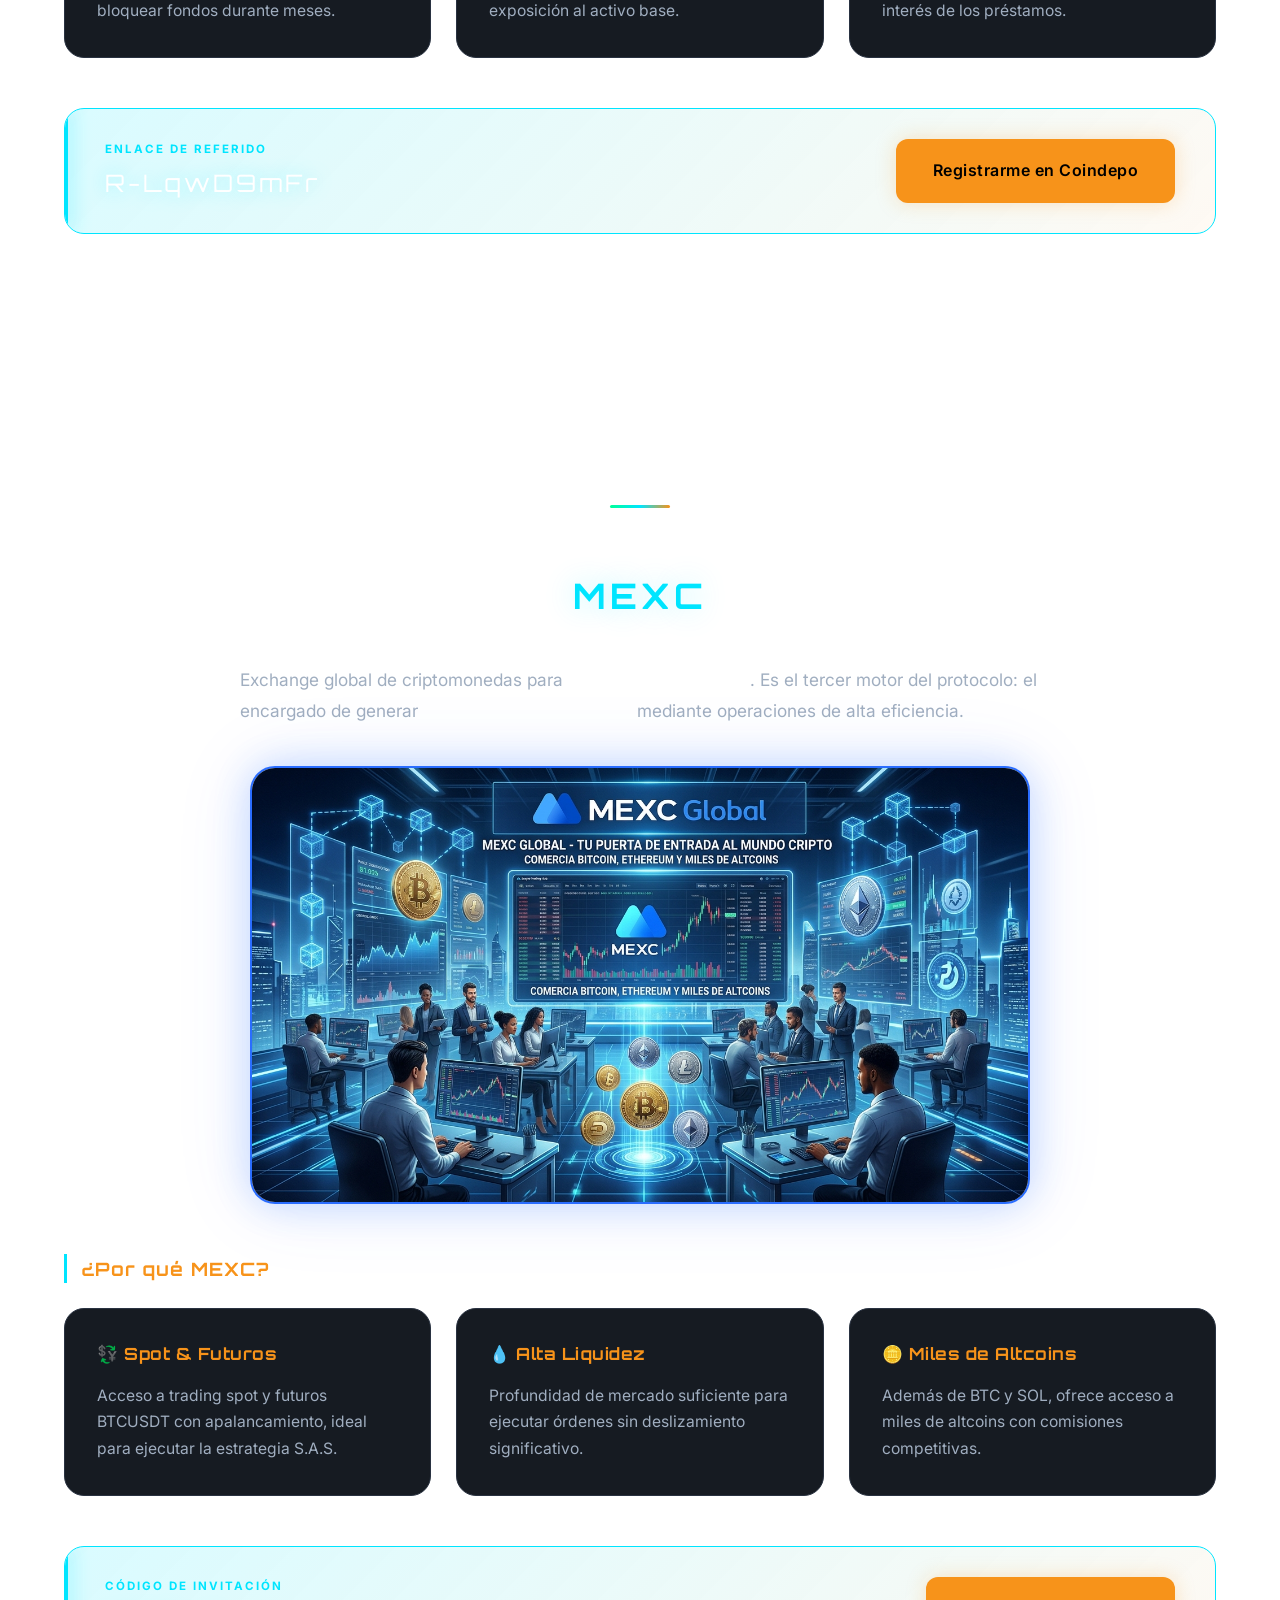
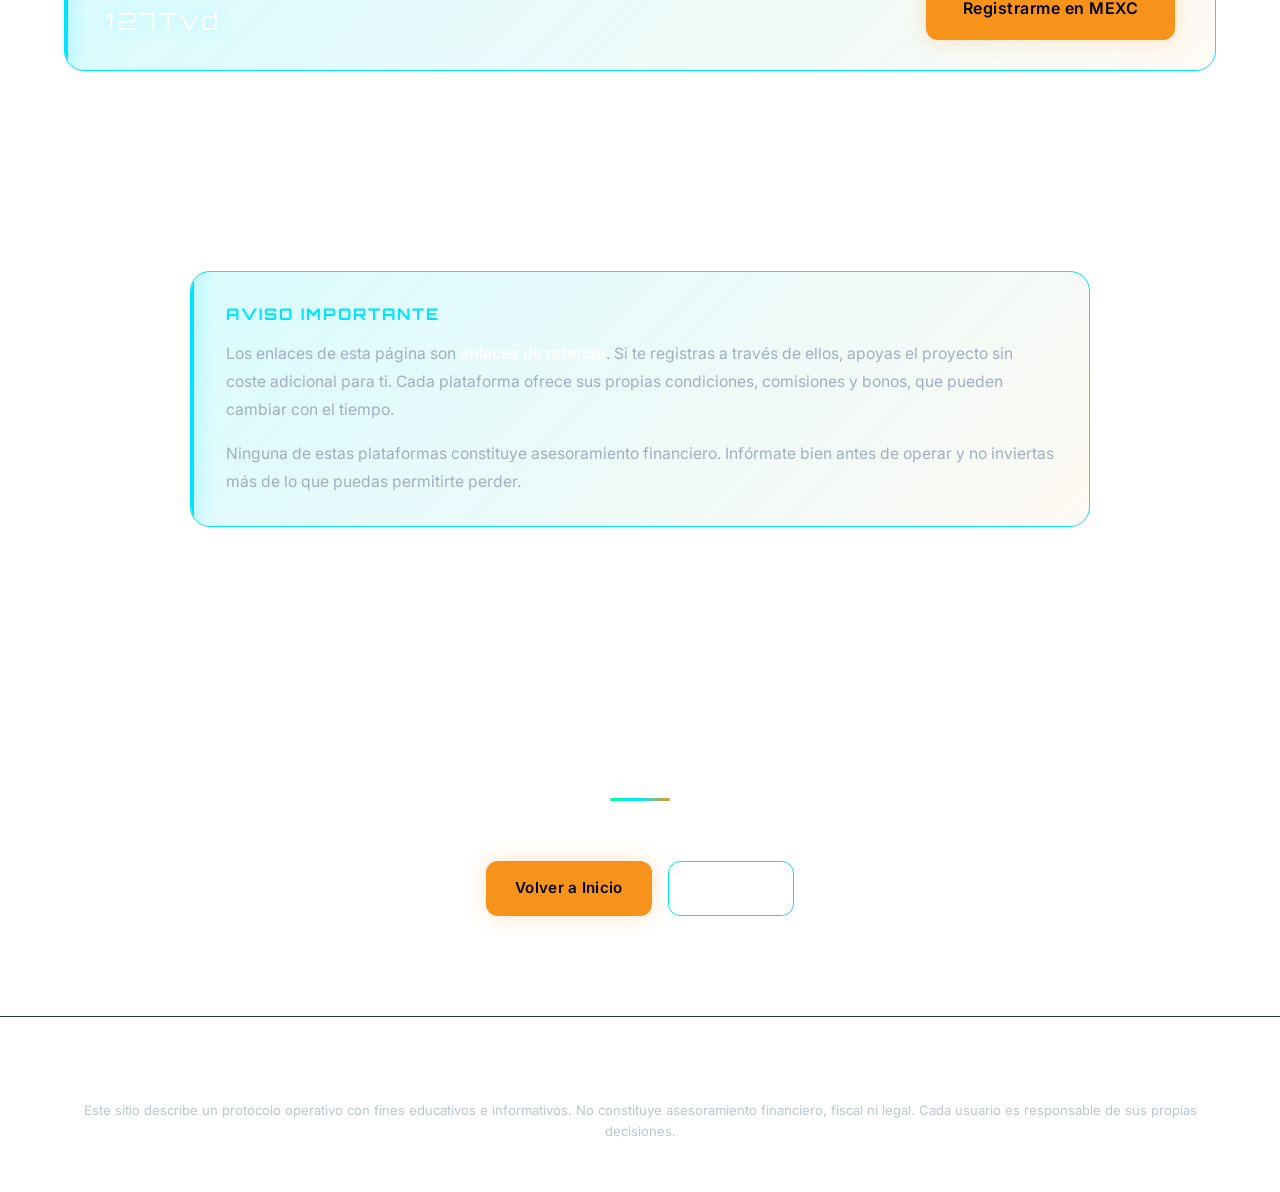
<file: herramientas/herramientas.html>
<!DOCTYPE html>
<html lang="es">
<head>
    <meta charset="UTF-8">
    <meta name="viewport" content="width=device-width, initial-scale=1.0">
    <title>Herramientas | B.A.S. — Bitcoin Advanced Strategy</title>
    <meta name="description" content="Las tres plataformas que forman el protocolo B.A.S.: Gomining (minería BTC), Coindepo (colateralización) y MEXC (trading spot/futuros). Enlaces de referido oficiales.">

    <link rel="preconnect" href="https://fonts.googleapis.com">
    <link rel="preconnect" href="https://fonts.gstatic.com" crossorigin>
    <link href="https://fonts.googleapis.com/css2?family=Inter:wght@300;400;600;700&family=Orbitron:wght@500;700;900&display=swap" rel="stylesheet">

    <link rel="stylesheet" href="../css/style.css">
</head>
<body>

    <!-- ==================== HEADER ==================== -->
    <header>
        <div class="container nav">
            <div class="logo">B.A.S.</div>

             <!-- BOTÓN HAMBURGUESA (solo visible en móvil) -->
            <button class="menu-toggle" aria-label="Abrir menú">
                <span></span>
                <span></span>
                <span></span>
            </button>
            
            <ul class="menu">
                <li><a href="../index.html">Inicio</a></li>
                <li><a href="../estrategias/estrategias.html">Estrategias</a></li>
                <li><a href="../herramientas/herramientas.html">Herramientas</a></li>
                <li><a href="../videos/videos.html">Videos</a></li
                <li><a href="../otrasinversiones/otrasinversiones.html">Otras Inversiones</a></li>
                <li><a href="../contacto/contacto.html">Contacto</a></li>
                <li><a href="../sobre-mi/sobre-mi.html">Sobre mí</a></li>
            </ul>
        </div>
    </header>

    <!-- ==================== HERO INTERNO ==================== -->
    <section class="hero hero-internal">
        <div class="container">

            <span class="badge">🛠 Herramientas del Protocolo</span>

            <h1>Las Plataformas del Sistema</h1>
            <h2>B.A.S. — Bitcoin Advanced Strategy</h2>

            <p class="lead">
                El protocolo B.A.S. se apoya en <strong>tres plataformas</strong>
                que cubren el ciclo completo: <strong>producción de Bitcoin</strong>
                (Gomining), <strong>rendimiento y colateralización</strong> (Coindepo)
                y <strong>trading spot/futuros</strong> (MEXC). Aquí tienes los enlaces
                oficiales de registro.
            </p>

            <!-- Selector rápido -->
            <div class="hero-buttons" style="justify-content:center; margin-top: 30px;">
                <a href="#gomining" class="btn btn-primary">Gomining</a>
                <a href="#coindepo" class="btn btn-secondary">Coindepo</a>
                <a href="#mexc" class="btn btn-secondary">MEXC</a>
            </div>

        </div>
    </section>

    <!-- ============================================================
         GOMINING
         ============================================================ -->
    <section id="gomining">
        <div class="container">

            <h2 class="section-title">Gomining · Motor 1</h2>
            <h3 class="motor-name">GOMINING</h3>

            <p class="lead">
                Plataforma de <strong>minería de Bitcoin en la nube</strong> que
                permite adquirir potencia de minado real en forma de Terahashes (TH).
                Es el primer motor del protocolo: el encargado de producir
                <strong>Bitcoin nativo</strong> de forma automatizada.
            </p>

            <!-- IMAGEN -->
            <div class="platform-visual">
                <img src="../assets/img/gomining-herramientas.png"
                     alt="Gomining — Minería de Bitcoin simplificada"
                     class="platform-image platform-image-gomining">
            </div>

            <!-- VENTAJAS -->
            <h4 class="sub-title">¿Por qué Gomining?</h4>

            <div class="cards cards-small">

                <div class="card">
                    <h3>⛏ Minería Real</h3>
                    <p>
                        Potencia de minado respaldada por hardware físico y data centers
                        operativos. No es staking ni yield farming.
                    </p>
                </div>

                <div class="card">
                    <h3>📅 Producción Diaria</h3>
                    <p>
                        Cada TH produce fracciones de Bitcoin de forma automática,
                        con pagos diarios en BTC nativo.
                    </p>
                </div>

                <div class="card">
                    <h3>🎟 Token GOMINING</h3>
                    <p>
                        La tenencia del token mejora los costes de mantenimiento
                        y electricidad, y da acceso a rendimientos extra por APR.
                    </p>
                </div>

            </div>

            <!-- ENLACE -->
            <div class="cta-platform">
                <div class="cta-platform-text">
                    <span class="cta-label">Código de referido</span>
                    <span class="cta-code">eL6Xk</span>
                </div>
                <a href="https://gomining.com/?ref=eL6Xk"
                   target="_blank"
                   rel="noopener sponsored"
                   class="btn btn-primary btn-large">
                    Registrarme en Gomining
                </a>
            </div>

        </div>
    </section>

    <!-- ============================================================
         COINDEPO
         ============================================================ -->
    <section id="coindepo">
        <div class="container">

            <h2 class="section-title">Coindepo · Motor 2</h2>
            <h3 class="motor-name">COINDEPO</h3>

            <p class="lead">
                Plataforma de <strong>rendimiento y colateralización</strong>.
                El Bitcoin producido por Gomining se deposita aquí para generar
                rendimiento y usarse como <strong>colateral</strong> para obtener
                préstamos en USDT <strong>sin vender el activo base</strong>.
            </p>

            <!-- IMAGEN -->
            <div class="platform-visual">
                <img src="../assets/img/coindepo-herramientas.png"
                     alt="Coindepo — Gana interés en cripto"
                     class="platform-image platform-image-coindepo">
            </div>

            <!-- VENTAJAS -->
            <h4 class="sub-title">¿Por qué Coindepo?</h4>

            <div class="cards cards-small">

                <div class="card">
                    <h3>💰 Rendimiento Diario</h3>
                    <p>
                        Las cuentas de BTC y USDT generan rendimiento a diario,
                        sin necesidad de bloquear fondos durante meses.
                    </p>
                </div>

                <div class="card">
                    <h3>🔐 Colateral Sin Vender</h3>
                    <p>
                        Obtén liquidez en USDT usando tu Bitcoin como colateral,
                        manteniendo la exposición al activo base.
                    </p>
                </div>

                <div class="card">
                    <h3>🎟 Token COINDEPO</h3>
                    <p>
                        La tenencia del token mejora el porcentaje de rendimiento
                        y reduce el interés de los préstamos.
                    </p>
                </div>

            </div>

            <!-- ENLACE -->
            <div class="cta-platform">
                <div class="cta-platform-text">
                    <span class="cta-label">Enlace de referido</span>
                    <span class="cta-code">R-LqwD9mFr</span>
                </div>
                <a href="https://app.coindepo.com/auth/sign-up?ref=R-LqwD9mFr"
                   target="_blank"
                   rel="noopener sponsored"
                   class="btn btn-primary btn-large">
                    Registrarme en Coindepo
                </a>
            </div>

        </div>
    </section>

    <!-- ============================================================
         MEXC
         ============================================================ -->
    <section id="mexc">
        <div class="container">

            <h2 class="section-title">MEXC · Motor 3</h2>
            <h3 class="motor-name">MEXC</h3>

            <p class="lead">
                Exchange global de criptomonedas para <strong>trading spot y
                futuros</strong>. Es el tercer motor del protocolo: el encargado
                de generar <strong>liquidez estable en USDT</strong> mediante
                operaciones de alta eficiencia.
            </p>

            <!-- IMAGEN -->
            <div class="platform-visual">
                <img src="../assets/img/mexc-herramientas.png"
                     alt="MEXC Global — Tu puerta de entrada al mundo cripto"
                     class="platform-image platform-image-mexc">
            </div>

            <!-- VENTAJAS -->
            <h4 class="sub-title">¿Por qué MEXC?</h4>

            <div class="cards cards-small">

                <div class="card">
                    <h3>💱 Spot & Futuros</h3>
                    <p>
                        Acceso a trading spot y futuros BTCUSDT con apalancamiento,
                        ideal para ejecutar la estrategia S.A.S.
                    </p>
                </div>

                <div class="card">
                    <h3>💧 Alta Liquidez</h3>
                    <p>
                        Profundidad de mercado suficiente para ejecutar órdenes
                        sin deslizamiento significativo.
                    </p>
                </div>

                <div class="card">
                    <h3>🪙 Miles de Altcoins</h3>
                    <p>
                        Además de BTC y SOL, ofrece acceso a miles de altcoins
                        con comisiones competitivas.
                    </p>
                </div>

            </div>

            <!-- ENLACE -->
            <div class="cta-platform">
                <div class="cta-platform-text">
                    <span class="cta-label">Código de invitación</span>
                    <span class="cta-code">127Tvd</span>
                </div>
                <a href="https://www.mexc.com/auth/signup?inviteCode=127Tvd"
                   target="_blank"
                   rel="noopener sponsored"
                   class="btn btn-primary btn-large">
                    Registrarme en MEXC
                </a>
            </div>

        </div>
    </section>

    <!-- ==================== AVISO LEGAL ==================== -->
    <section>
        <div class="container">
            <div class="highlight-box" style="max-width: 900px; margin: 0 auto;">
                <h4>Aviso Importante</h4>
                <p>
                    Los enlaces de esta página son <strong>enlaces de referido</strong>.
                    Si te registras a través de ellos, apoyas el proyecto sin coste
                    adicional para ti. Cada plataforma ofrece sus propias condiciones,
                    comisiones y bonos, que pueden cambiar con el tiempo.
                </p>
                <p style="margin-top: 15px;">
                    Ninguna de estas plataformas constituye asesoramiento financiero.
                    Infórmate bien antes de operar y no inviertas más de lo que puedas
                    permitirte perder.
                </p>
            </div>
        </div>
    </section>

    <!-- ==================== CTA FINAL ==================== -->
    <section>
        <div class="container">
            <h2 class="section-title">Explora el resto del protocolo</h2>

            <div class="hero-buttons" style="justify-content:center; flex-wrap: wrap;">
               <a href="../index.html" class="btn btn-primary">Volver a Inicio</a>
               <a href="../contacto/contacto.html" class="btn btn-secondary">Contacto</a>
            </div>
        </div>
    </section>

    <!-- ==================== FOOTER ==================== -->
    <footer>
        <div class="container">
            <p>© 2026 Lord Snake — B.A.S. Bitcoin Advanced Strategy.</p>
            <p>
                Este sitio describe un protocolo operativo con fines educativos e
                informativos. No constituye asesoramiento financiero, fiscal ni legal.
                Cada usuario es responsable de sus propias decisiones.
            </p>
        </div>
    </footer>

    <script src="../js/main.js"></script>

</body>
</html>
</file>
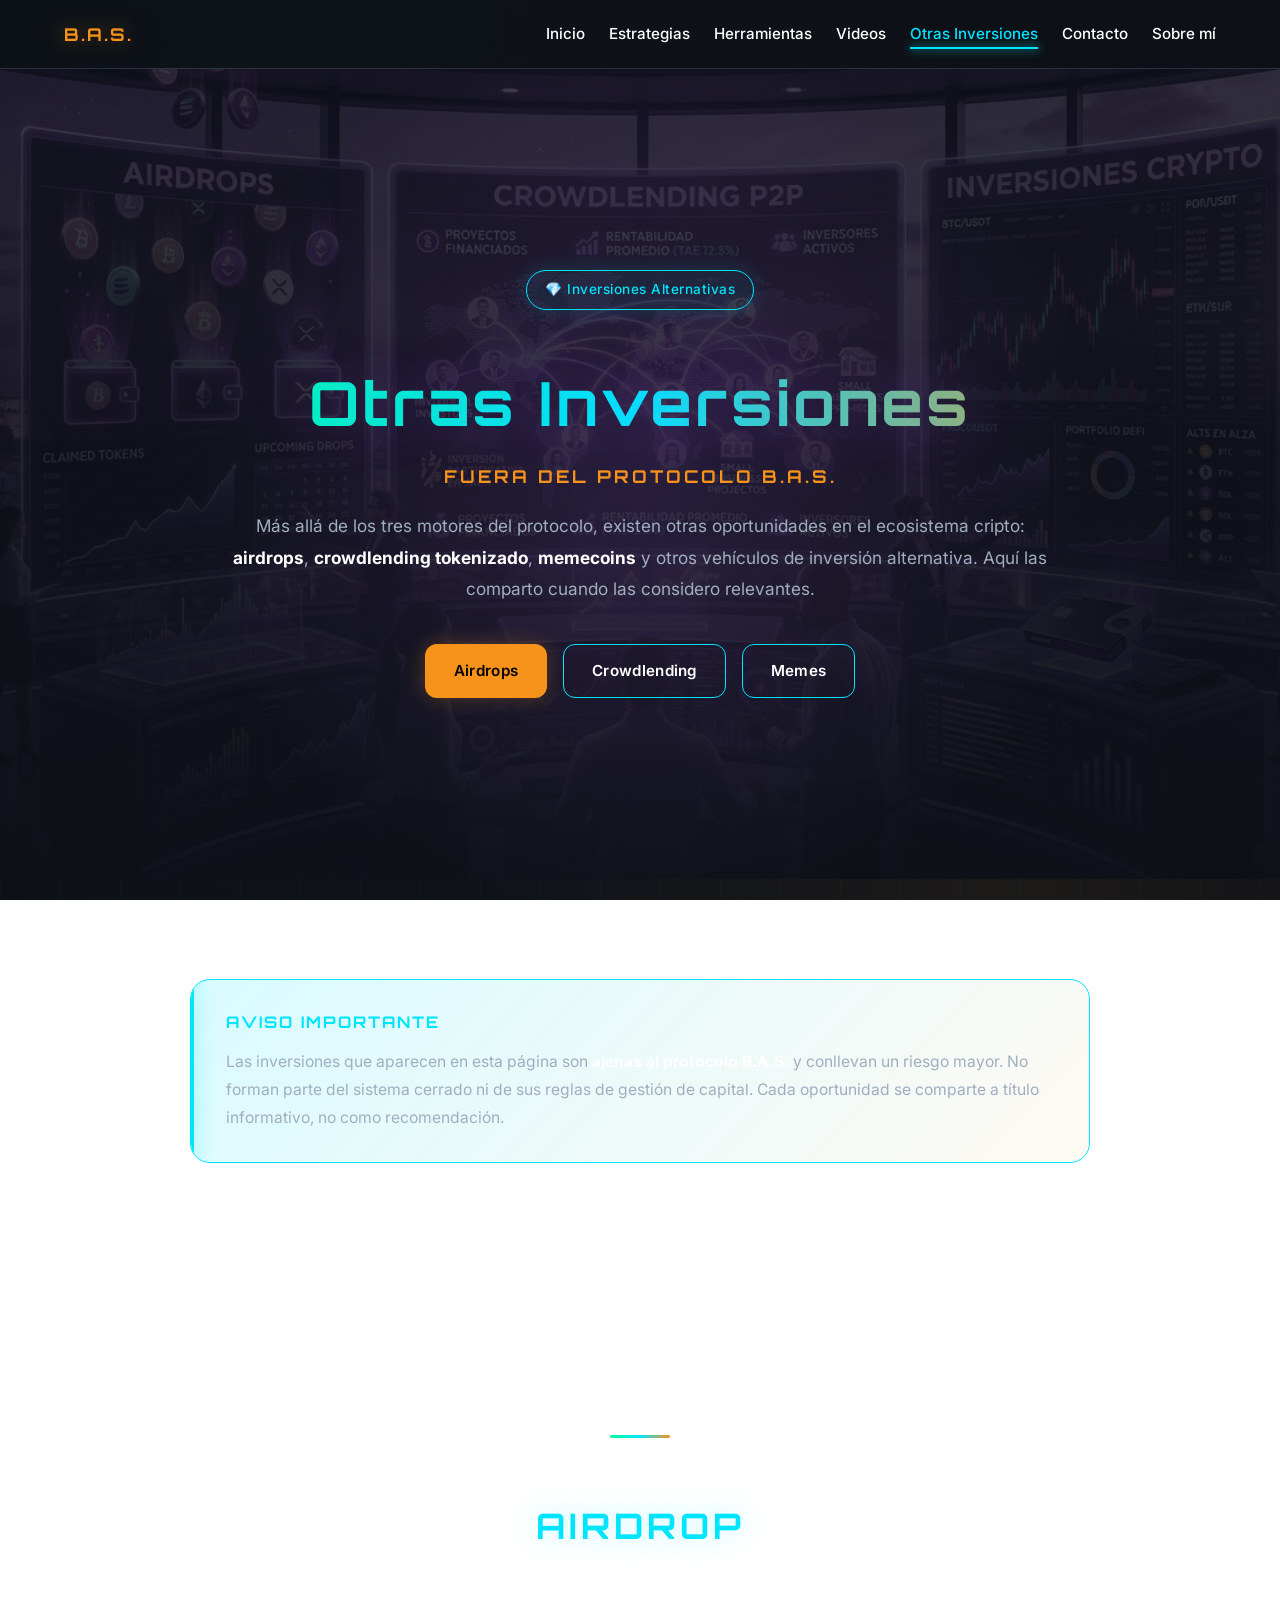
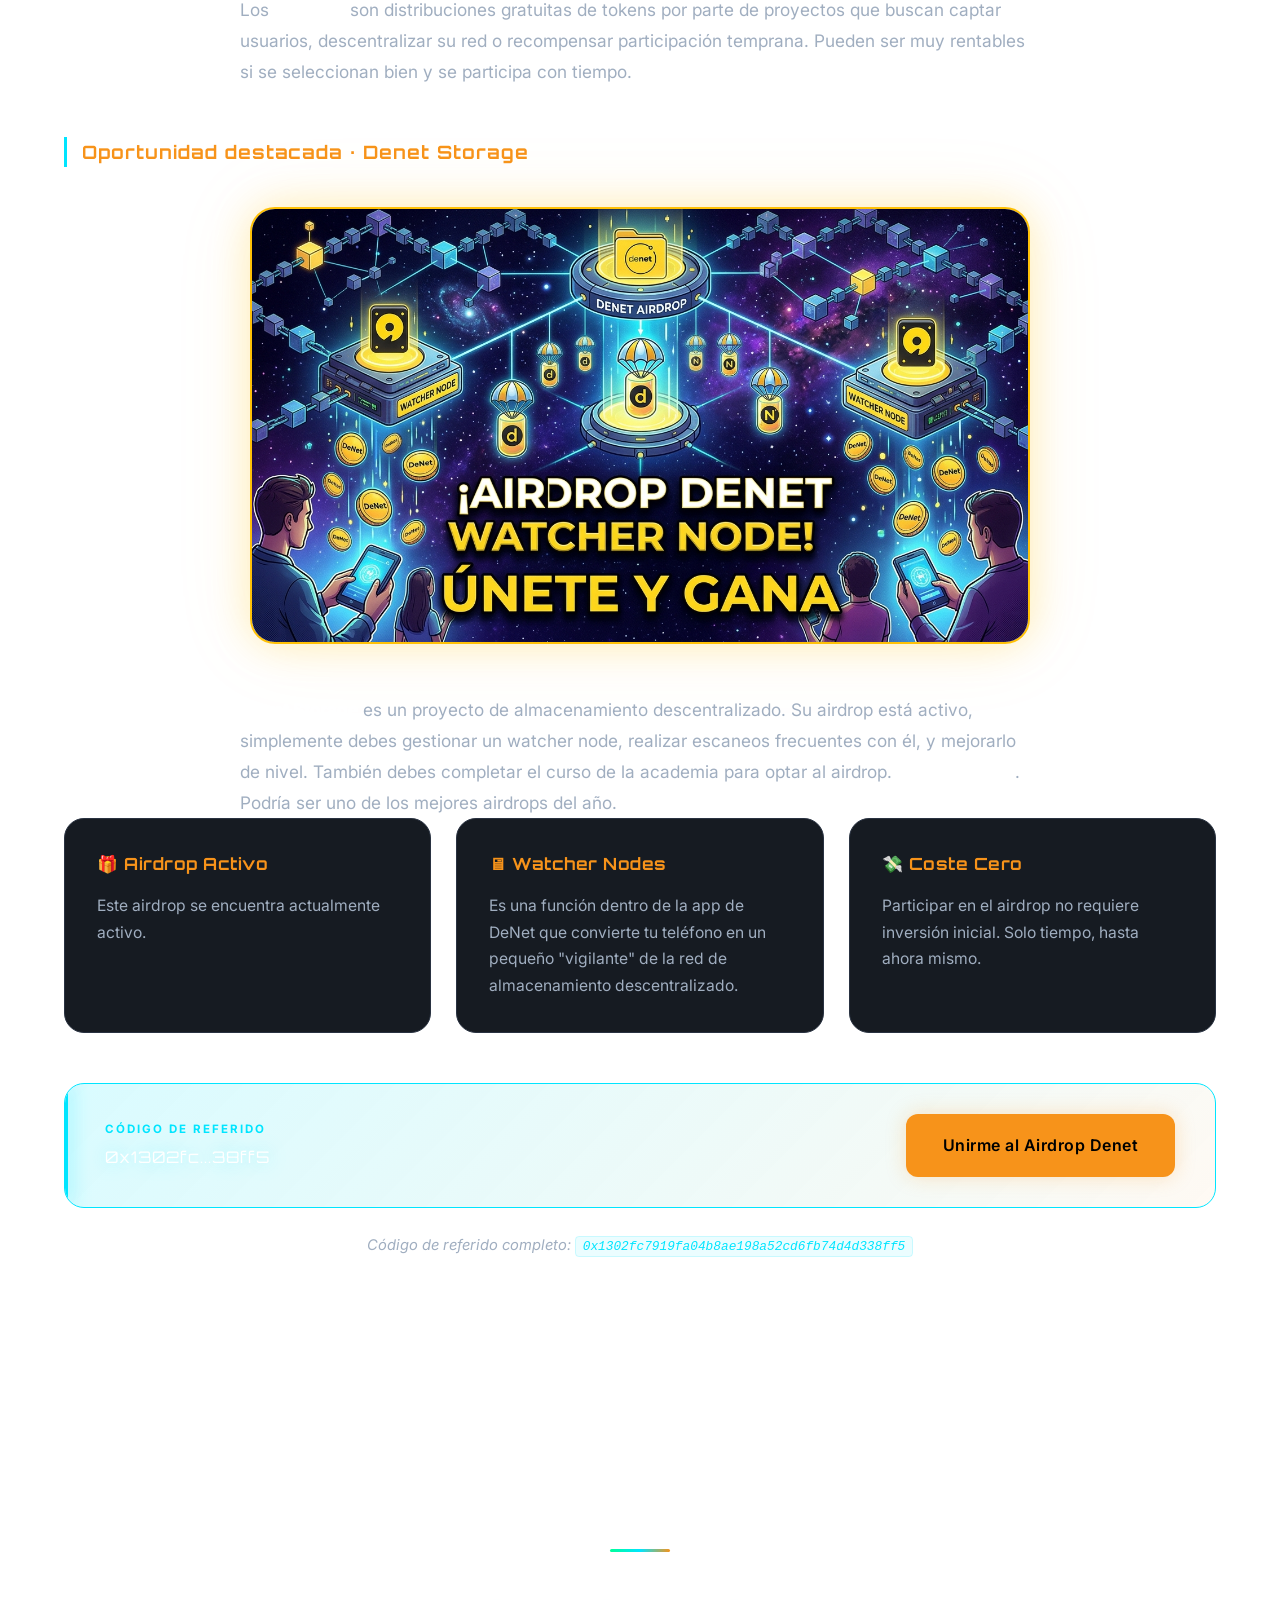
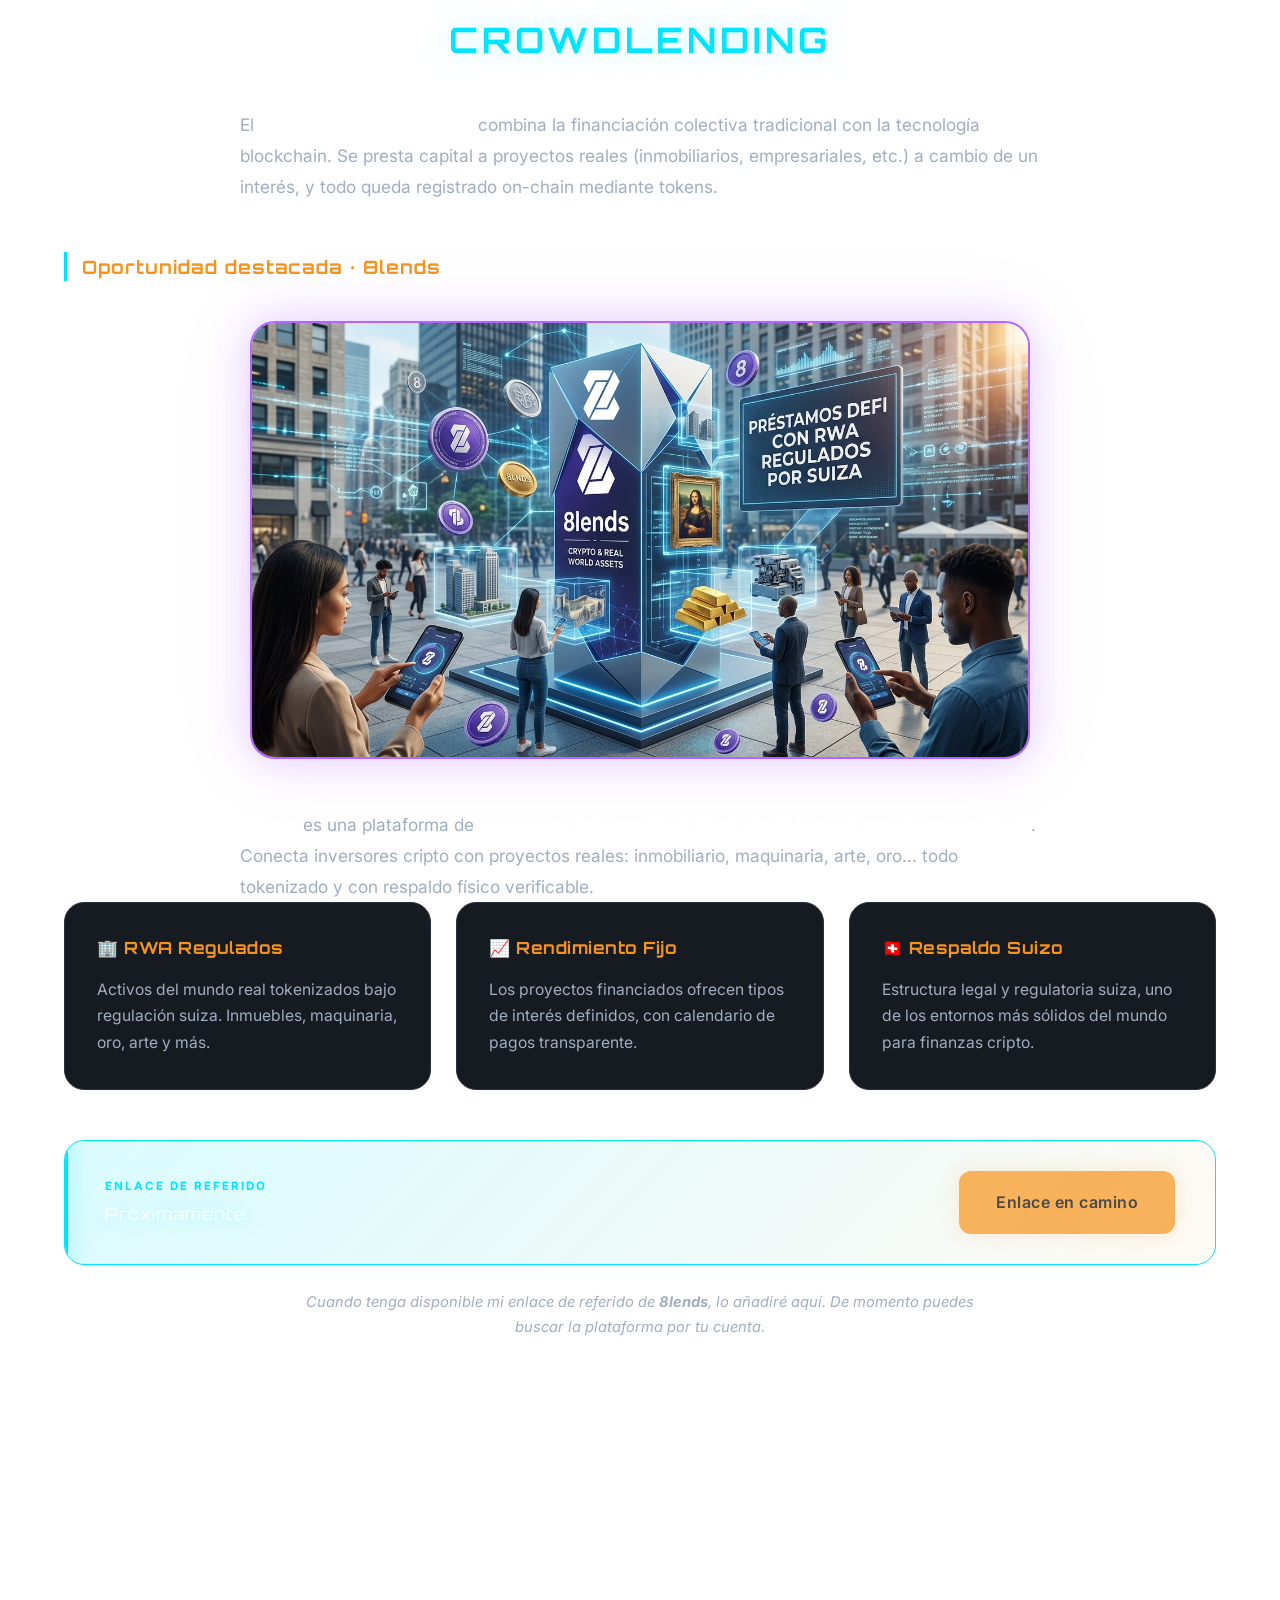
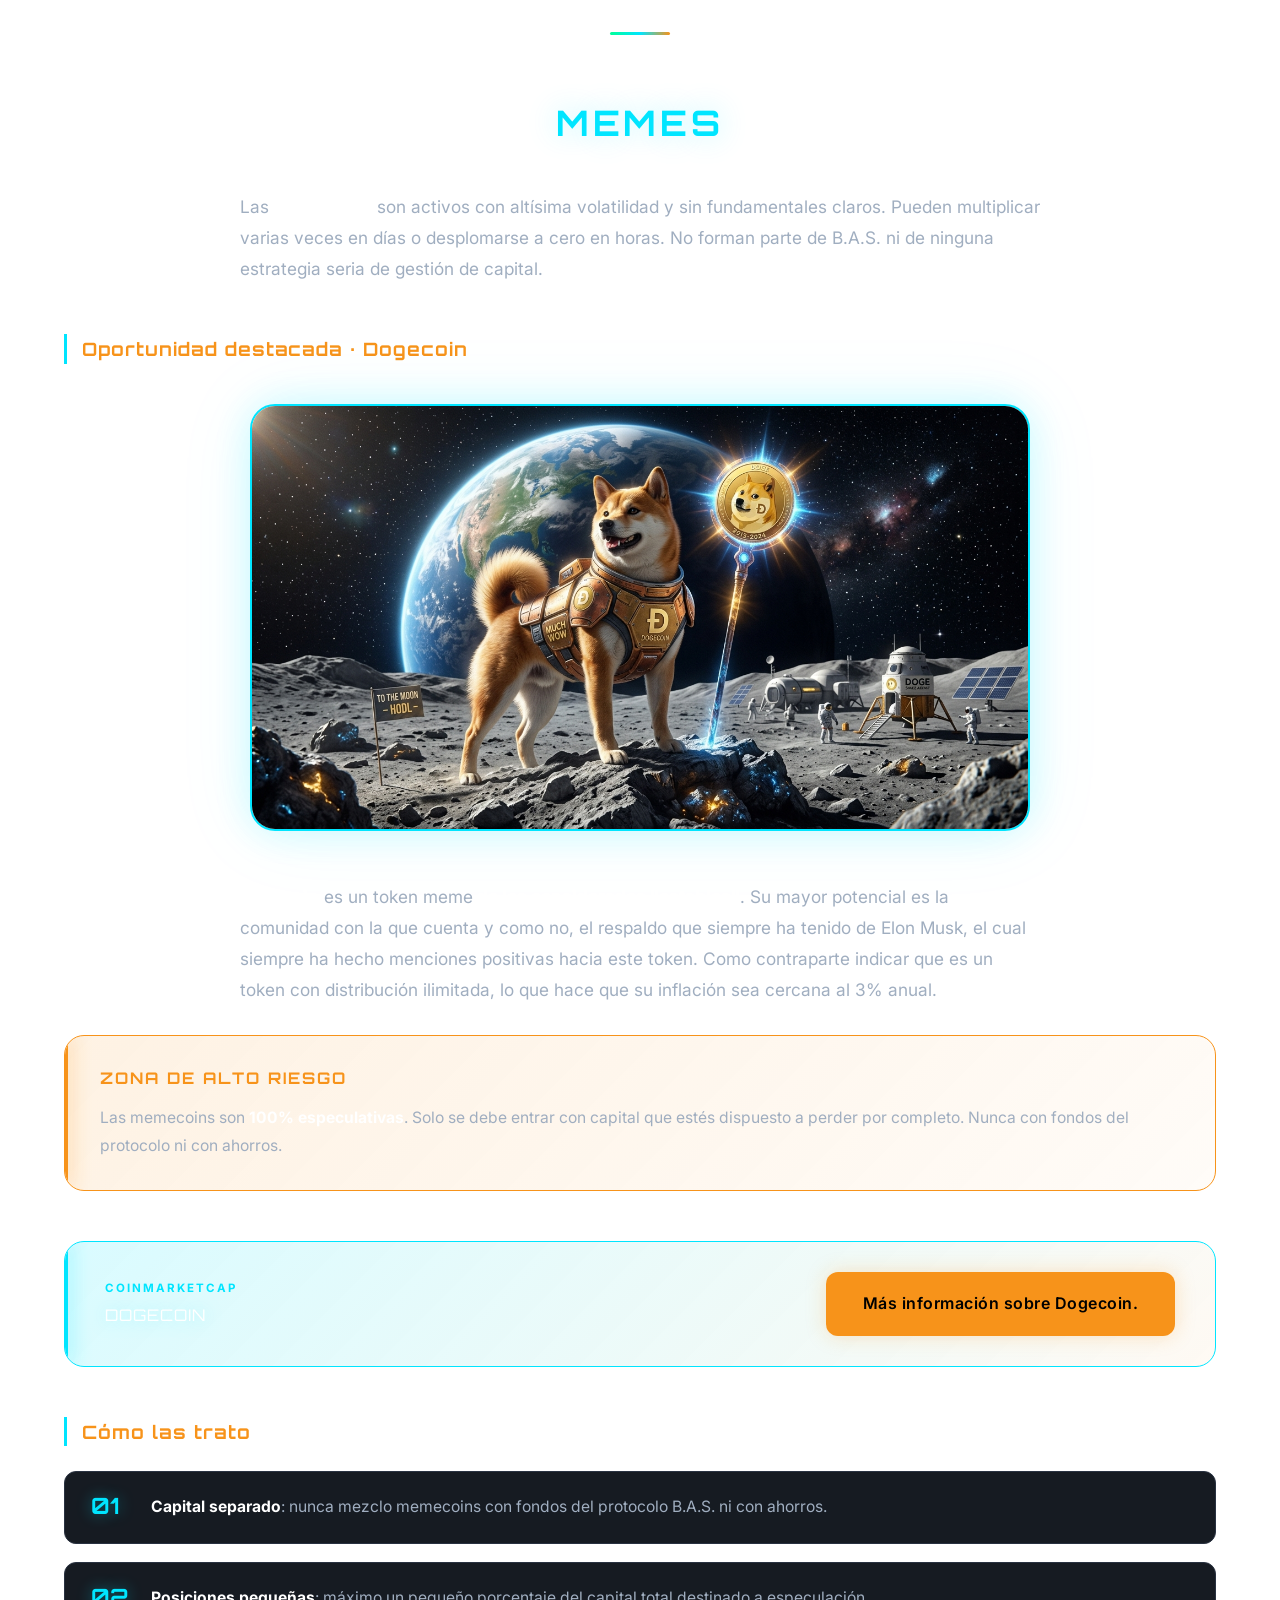
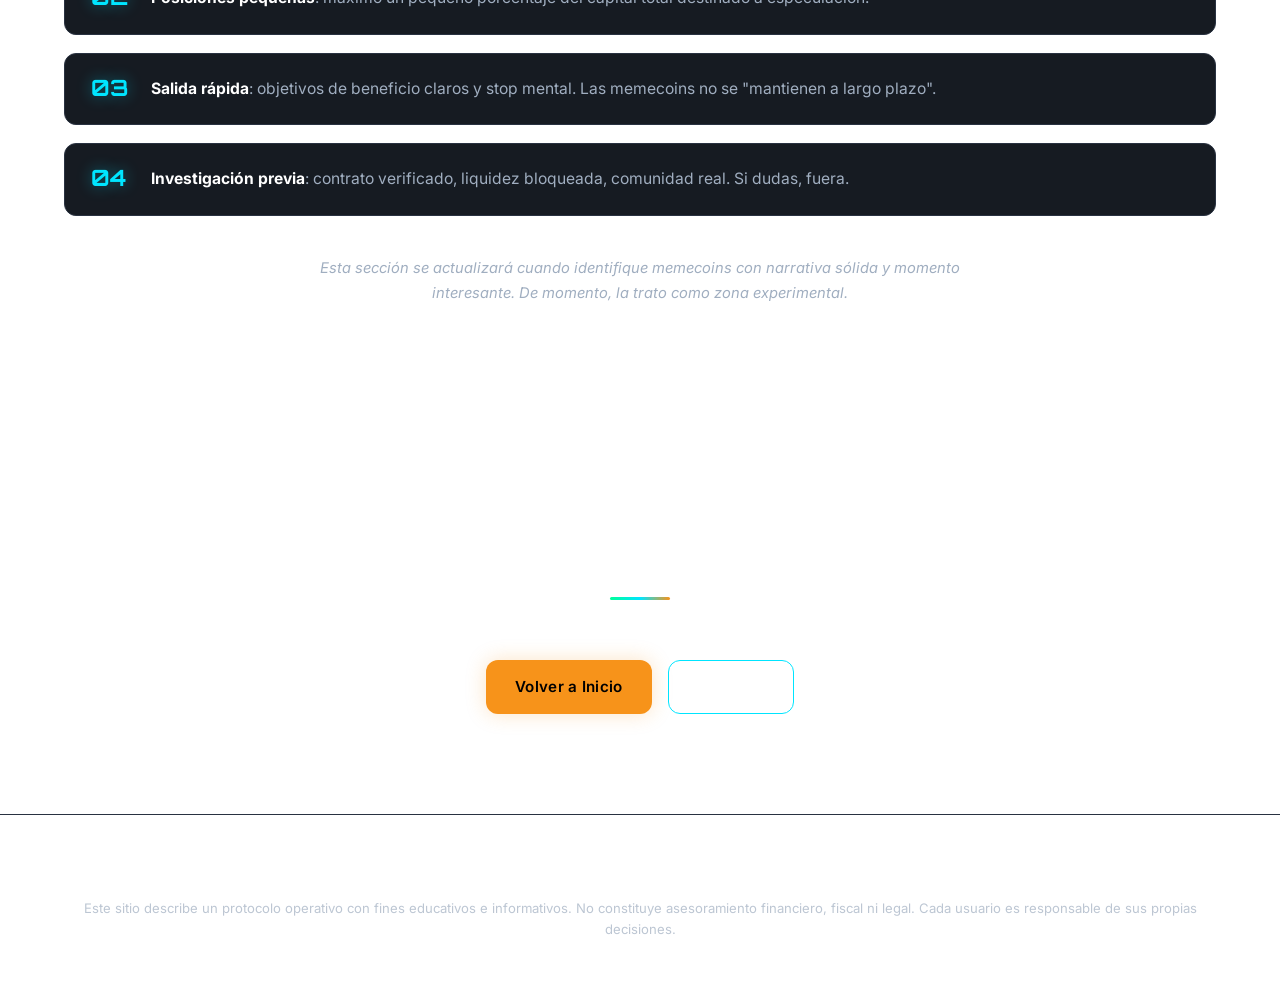
<file: otrasinversiones/otrasinversiones.html>
<!DOCTYPE html>
<html lang="es">
<head>
    <meta charset="UTF-8">
    <meta name="viewport" content="width=device-width, initial-scale=1.0">
    <title>Otras Inversiones | B.A.S. — Bitcoin Advanced Strategy</title>
    <meta name="description" content="Inversiones alternativas fuera del protocolo B.A.S.: airdrops, crowdlending tokenizado, memecoins y otras oportunidades del ecosistema cripto.">

    <link rel="preconnect" href="https://fonts.googleapis.com">
    <link rel="preconnect" href="https://fonts.gstatic.com" crossorigin>
    <link href="https://fonts.googleapis.com/css2?family=Inter:wght@300;400;600;700&family=Orbitron:wght@500;700;900&display=swap" rel="stylesheet">

    <link rel="stylesheet" href="../css/style.css">
</head>
<body class="page-inversiones">

    <!-- ==================== HEADER ==================== -->
    <header>
        <div class="container nav">
            <div class="logo">B.A.S.</div>

            <!-- BOTÓN HAMBURGUESA (solo visible en móvil) -->
            <button class="menu-toggle" aria-label="Abrir menú">
                <span></span>
                <span></span>
                <span></span>
            </button>
            
            <ul class="menu">
                <li><a href="../index.html">Inicio</a></li>
                <li><a href="../estrategias/estrategias.html">Estrategias</a></li>
                <li><a href="../herramientas/herramientas.html">Herramientas</a></li>
                <li><a href="../videos/videos.html">Videos</a></li>
                <li><a href="../otrasinversiones/otrasinversiones.html">Otras Inversiones</a></li>
                <li><a href="../contacto/contacto.html">Contacto</a></li>
                <li><a href="../sobre-mi/sobre-mi.html">Sobre mí</a></li>
            </ul>
        </div>
    </header>

    <!-- ==================== HERO CON FONDO ==================== -->
    <section class="hero-investments">

        <div class="hero-investments-overlay"></div>

        <div class="container hero-investments-content">

            <span class="badge">💎 Inversiones Alternativas</span>

            <h1>Otras Inversiones</h1>
            <h2>Fuera del Protocolo B.A.S.</h2>

            <p class="lead" style="max-width: 820px; margin: 20px auto 40px; text-align: center;">
                Más allá de los tres motores del protocolo, existen otras
                oportunidades en el ecosistema cripto: <strong>airdrops</strong>,
                <strong>crowdlending tokenizado</strong>, <strong>memecoins</strong>
                y otros vehículos de inversión alternativa. Aquí las comparto cuando
                las considero relevantes.
            </p>

            <div class="hero-buttons" style="justify-content:center; flex-wrap: wrap;">
                <a href="#airdrops" class="btn btn-primary">Airdrops</a>
                <a href="#crowdlending" class="btn btn-secondary">Crowdlending</a>
                <a href="#memes" class="btn btn-secondary">Memes</a>
            </div>

        </div>

    </section>

    <!-- ==================== AVISO ==================== -->
    <section>
        <div class="container">
            <div class="highlight-box" style="max-width: 900px; margin: 0 auto;">
                <h4>Aviso importante</h4>
                <p>
                    Las inversiones que aparecen en esta página son <strong>ajenas
                    al protocolo B.A.S.</strong> y conllevan un riesgo mayor.
                    No forman parte del sistema cerrado ni de sus reglas de gestión
                    de capital. Cada oportunidad se comparte a título informativo,
                    no como recomendación.
                </p>
            </div>
        </div>
    </section>

    <!-- ============================================================
         AIRDROPS
         ============================================================ -->
    <section id="airdrops">
        <div class="container">

            <h2 class="section-title">Airdrops</h2>
            <h3 class="motor-name">AIRDROP</h3>

            <p class="lead">
                Los <strong>airdrops</strong> son distribuciones gratuitas de tokens
                por parte de proyectos que buscan captar usuarios, descentralizar
                su red o recompensar participación temprana. Pueden ser muy rentables
                si se seleccionan bien y se participa con tiempo.
            </p>

            <!-- DENET AIRDROP -->
            <h4 class="sub-title">Oportunidad destacada · Denet Storage</h4>

            <div class="platform-visual">
                <img src="../assets/img/denet.png"
                     alt="Denet Storage — Airdrop Watcher Node"
                     class="platform-image platform-image-denet">
            </div>

            <p class="lead">
                <strong>Denet Storage</strong> es un proyecto de almacenamiento
                descentralizado. Su airdrop está activo, simplemente debes gestionar
                un watcher node, realizar escaneos frecuentes con él, y mejorarlo 
                de nivel. También debes completar el curso de la academia para 
                optar al airdrop.
                <strong>Denet Storage</strong>. Podría ser uno de los mejores airdrops
                del año.
            </p>

            <!-- VENTAJAS DENET -->
            <div class="cards cards-small">

                <div class="card">
                    <h3>🎁 Airdrop Activo</h3>
                    <p>
                        Este airdrop se encuentra actualmente activo.
                    </p>
                </div>

                <div class="card">
                    <h3>🖥 Watcher Nodes</h3>
                    <p>
                        Es una función dentro de la app de DeNet que convierte tu teléfono 
                        en un pequeño "vigilante" de la red de almacenamiento descentralizado.
                    </p>
                </div>

                <div class="card">
                    <h3>💸 Coste Cero</h3>
                    <p>
                        Participar en el airdrop no requiere inversión inicial.
                        Solo tiempo, hasta ahora mismo.
                    </p>
                </div>

            </div>

            <!-- CTA DENET -->
            <div class="cta-platform">
                <div class="cta-platform-text">
                    <span class="cta-label">Código de referido</span>
                    <span class="cta-code" style="font-size: 1rem; letter-spacing: 1px;">
                        0x1302fc...38ff5
                    </span>
                </div>
                <a href="https://links.denet.app/mobile?referrer=0x1302fc7919fa04b8ae198a52cd6fb74d4d338ff5"
                   target="_blank"
                   rel="noopener sponsored"
                   class="btn btn-primary btn-large">
                    Unirme al Airdrop Denet
                </a>
            </div>

            <p class="note" style="margin-top: 25px;">
                Código de referido completo:
                <code style="font-size: .8rem; word-break: break-all;">
                    0x1302fc7919fa04b8ae198a52cd6fb74d4d338ff5
                </code>
            </p>

        </div>
    </section>

    <!-- ============================================================
         CROWDLENDING TOKENIZADO
         ============================================================ -->
    <section id="crowdlending">
        <div class="container">

            <h2 class="section-title">Crowdlending Tokenizado</h2>
            <h3 class="motor-name">CROWDLENDING</h3>

            <p class="lead">
                El <strong>crowdlending tokenizado</strong> combina la financiación
                colectiva tradicional con la tecnología blockchain. Se presta capital
                a proyectos reales (inmobiliarios, empresariales, etc.) a cambio de
                un interés, y todo queda registrado on-chain mediante tokens.
            </p>

            <!-- 8LENDS -->
            <h4 class="sub-title">Oportunidad destacada · 8lends</h4>

            <div class="platform-visual">
                <img src="../assets/img/8lends.png"
                     alt="8lends — Crypto & Real World Assets"
                     class="platform-image platform-image-8lends">
            </div>

            <p class="lead">
                <strong>8lends</strong> es una plataforma de <strong>préstamos DeFi
                con RWA (Real World Assets) regulados por Suiza</strong>. Conecta
                inversores cripto con proyectos reales: inmobiliario, maquinaria,
                arte, oro... todo tokenizado y con respaldo físico verificable.
            </p>

            <!-- VENTAJAS 8LENDS -->
            <div class="cards cards-small">

                <div class="card">
                    <h3>🏢 RWA Regulados</h3>
                    <p>
                        Activos del mundo real tokenizados bajo regulación suiza.
                        Inmuebles, maquinaria, oro, arte y más.
                    </p>
                </div>

                <div class="card">
                    <h3>📈 Rendimiento Fijo</h3>
                    <p>
                        Los proyectos financiados ofrecen tipos de interés
                        definidos, con calendario de pagos transparente.
                    </p>
                </div>

                <div class="card">
                    <h3>🇨🇭 Respaldo Suizo</h3>
                    <p>
                        Estructura legal y regulatoria suiza, uno de los
                        entornos más sólidos del mundo para finanzas cripto.
                    </p>
                </div>

            </div>

            <!-- CTA 8LENDS -->
            <div class="cta-platform">
                <div class="cta-platform-text">
                    <span class="cta-label">Enlace de referido</span>
                    <span class="cta-code" style="font-size: 1rem; letter-spacing: 1px;">
                        Próximamente
                    </span>
                </div>
                <a href="#"
                   target="_blank"
                   rel="noopener sponsored"
                   class="btn btn-primary btn-large"
                   style="opacity: .7; pointer-events: none;">
                    Enlace en camino
                </a>
            </div>

            <p class="note" style="margin-top: 25px;">
                Cuando tenga disponible mi enlace de referido de <strong>8lends</strong>,
                lo añadiré aquí. De momento puedes buscar la plataforma por tu cuenta.
            </p>

        </div>
    </section>

    <!-- ============================================================
         MEMES
         ============================================================ -->
    <section id="memes">
        <div class="container">

            <h2 class="section-title">Memecoins</h2>
            <h3 class="motor-name">MEMES</h3>

            <p class="lead">
                Las <strong>memecoins</strong> son activos con altísima volatilidad
                y sin fundamentales claros. Pueden multiplicar varias veces en días
                o desplomarse a cero en horas. No forman parte de B.A.S. ni de ninguna
                estrategia seria de gestión de capital.
            </p>

            <!-- DOGECOIN -->
            <h4 class="sub-title">Oportunidad destacada · Dogecoin</h4>

            <div class="platform-visual">
                <img src="../assets/img/dogecoin.png"
                     alt="dogecoin — Memes"
                     class="platform-image platform-image-dogecoin">
            </div>

            <p class="lead">
                <strong>Dogecoin</strong> es un token meme<strong> de los considerados
                "estables"</strong>. Su mayor potencial es la comunidad con la que cuenta
                y como no, el respaldo que siempre ha tenido de Elon Musk, el cual siempre ha
                hecho menciones positivas hacia este token. Como contraparte indicar que es un
                token con distribución ilimitada, lo que hace que su inflación sea cercana al 3%
                anual.
            </p>

            <div class="highlight-box highlight-warning">
                <h4>Zona de Alto Riesgo</h4>
                <p>
                    Las memecoins son <strong>100% especulativas</strong>. Solo se debe
                    entrar con capital que estés dispuesto a perder por completo.
                    Nunca con fondos del protocolo ni con ahorros.
                </p>
            </div>

            <!-- CTA DOGECOIN -->
            <div class="cta-platform">
                <div class="cta-platform-text">
                    <span class="cta-label">COINMARKETCAP</span>
                    <span class="cta-code" style="font-size: 1rem; letter-spacing: 1px;">
                        DOGECOIN
                    </span>
                </div>
                <a href="https://coinmarketcap.com/currencies/dogecoin/"
                   target="_blank"
                   rel="noopener sponsored"
                   class="btn btn-primary btn-large">
                    Más información sobre Dogecoin.
                </a>
            </div>

            <h4 class="sub-title">Cómo las trato</h4>

            <div class="steps">

                <div class="step">
                    <span class="step-num">01</span>
                    <p>
                        <strong>Capital separado</strong>: nunca mezclo memecoins
                        con fondos del protocolo B.A.S. ni con ahorros.
                    </p>
                </div>

                <div class="step">
                    <span class="step-num">02</span>
                    <p>
                        <strong>Posiciones pequeñas</strong>: máximo un pequeño
                        porcentaje del capital total destinado a especulación.
                    </p>
                </div>

                <div class="step">
                    <span class="step-num">03</span>
                    <p>
                        <strong>Salida rápida</strong>: objetivos de beneficio claros
                        y stop mental. Las memecoins no se "mantienen a largo plazo".
                    </p>
                </div>

                <div class="step">
                    <span class="step-num">04</span>
                    <p>
                        <strong>Investigación previa</strong>: contrato verificado,
                        liquidez bloqueada, comunidad real. Si dudas, fuera.
                    </p>
                </div>

            </div>

            <p class="note">
                Esta sección se actualizará cuando identifique memecoins con
                narrativa sólida y momento interesante. De momento, la trato
                como zona experimental.
            </p>

        </div>
    </section>

    <!-- ==================== CTA FINAL ==================== -->
    <section>
        <div class="container">
            <h2 class="section-title">Explora el resto del protocolo</h2>

            <div class="hero-buttons" style="justify-content:center; flex-wrap: wrap;">
                <a href="../index.html" class="btn btn-primary">Volver a Inicio</a>
                <a href="../contacto/contacto.html" class="btn btn-secondary">Contacto</a>
            </div>
        </div>
    </section>

    <!-- ==================== FOOTER ==================== -->
    <footer>
        <div class="container">
            <p>© 2026 Lord Snake — B.A.S. Bitcoin Advanced Strategy.</p>
            <p>
                Este sitio describe un protocolo operativo con fines educativos e
                informativos. No constituye asesoramiento financiero, fiscal ni legal.
                Cada usuario es responsable de sus propias decisiones.
            </p>
        </div>
    </footer>

    <script src="../js/main.js"></script>

</body>
</html>
</file>
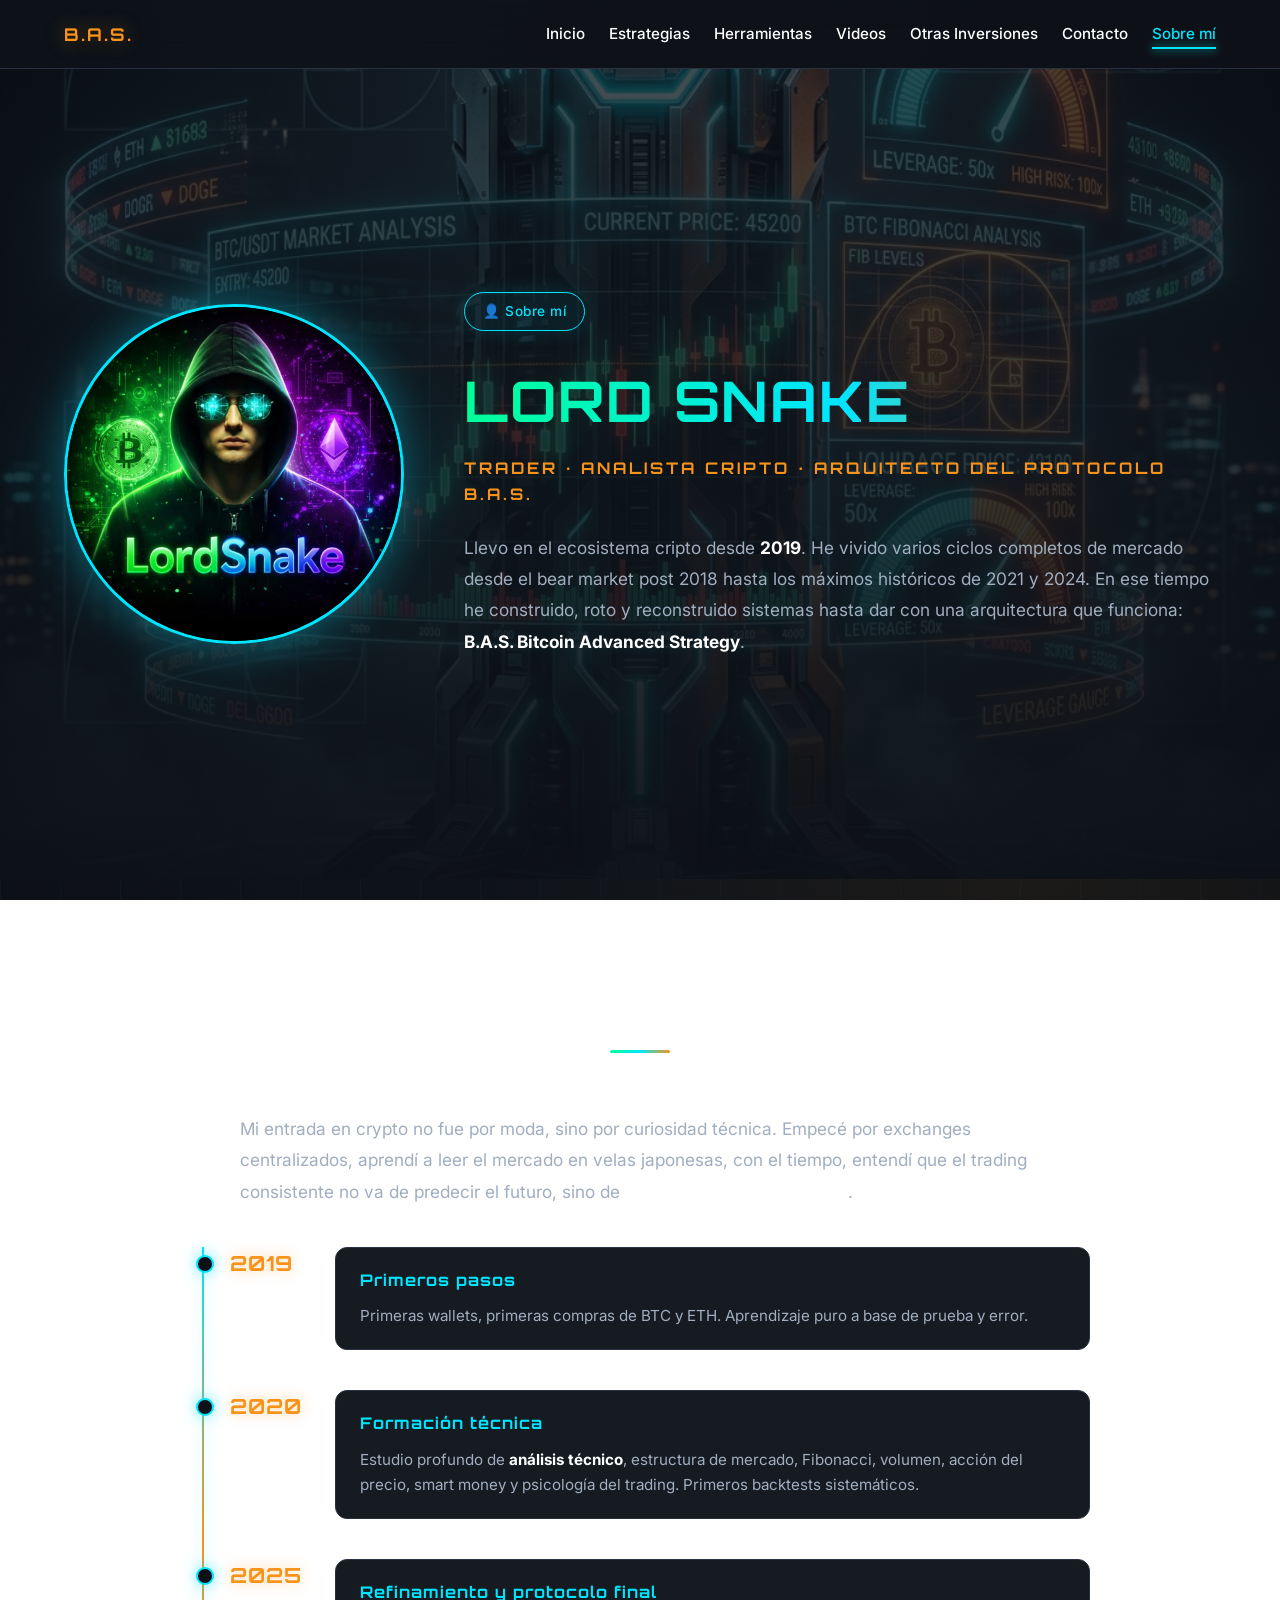
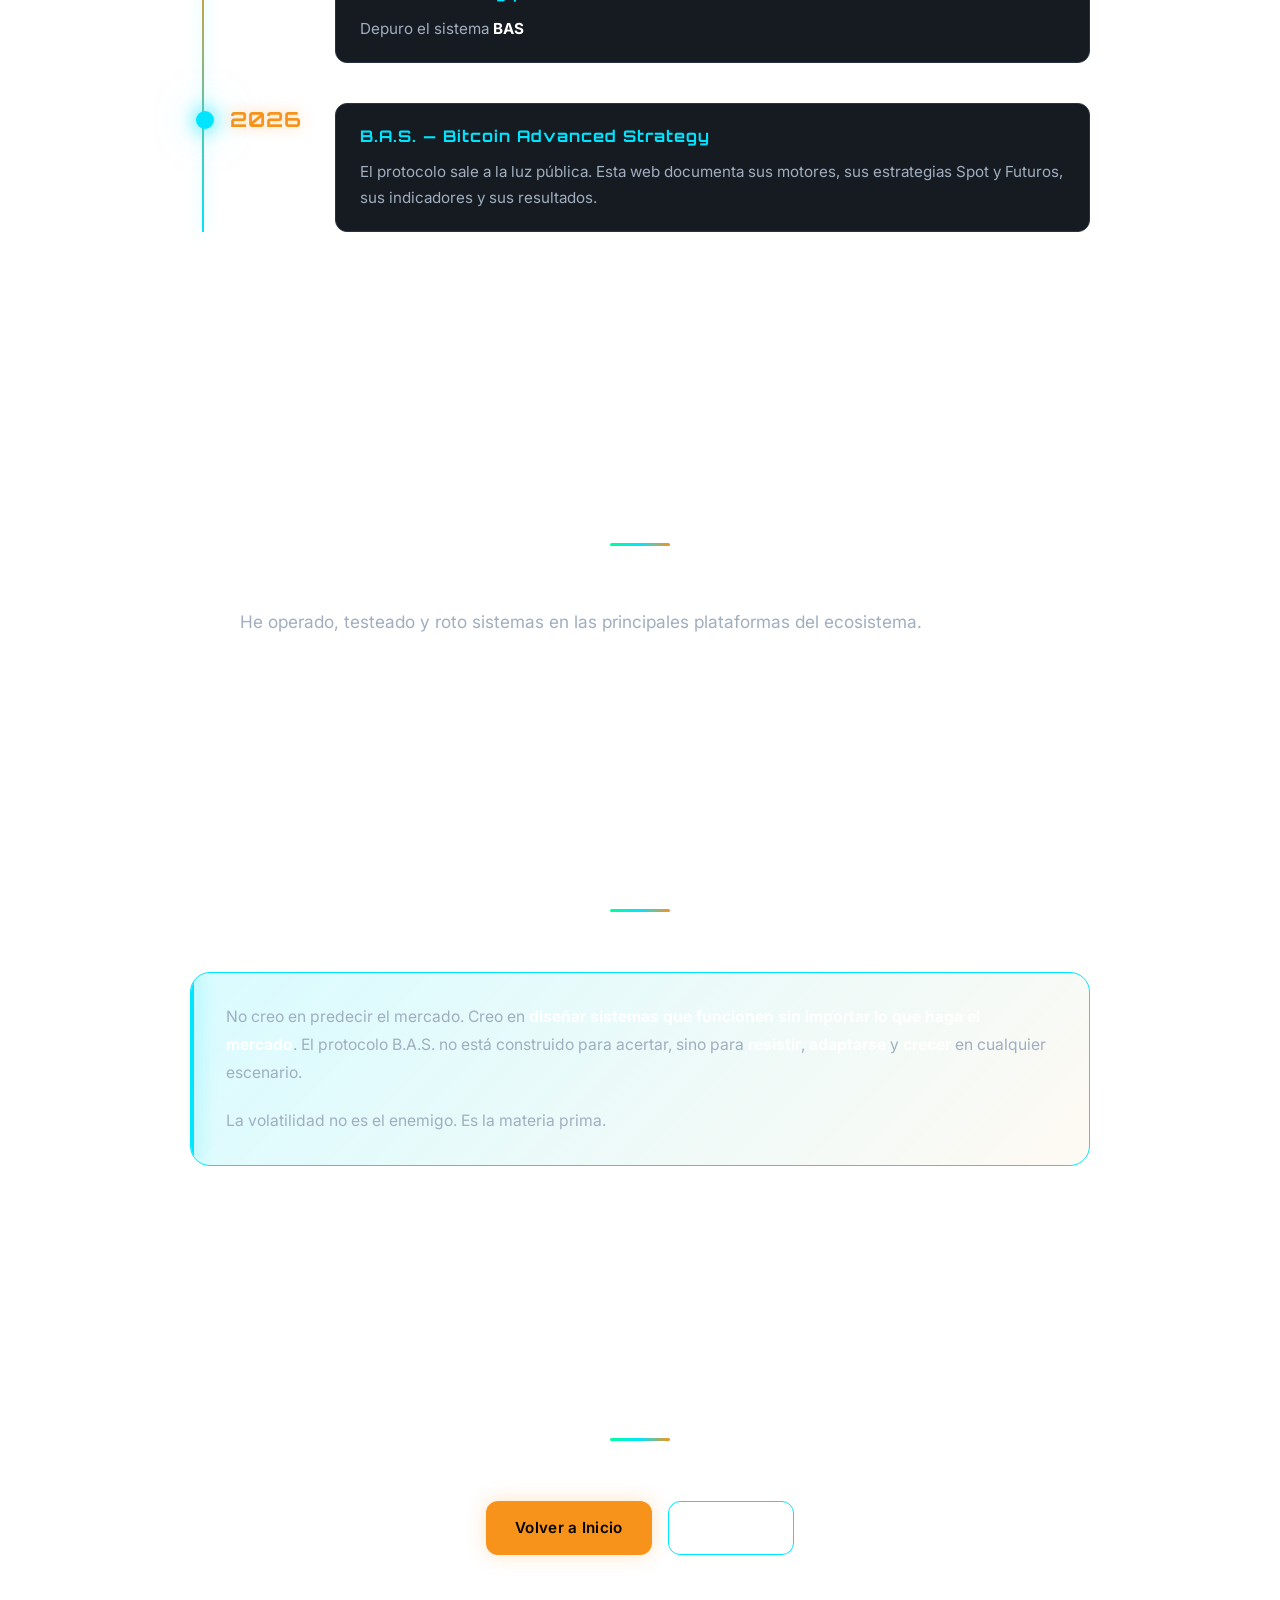
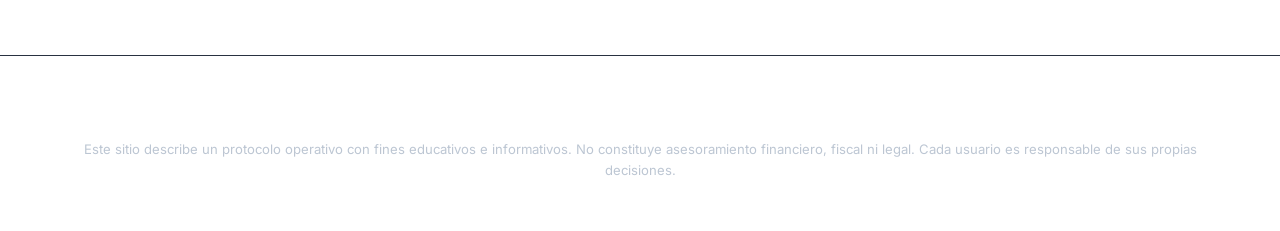
<file: sobre-mi/sobre-mi.html>
<!DOCTYPE html>
<html lang="es">
<head>
    <meta charset="UTF-8">
    <meta name="viewport" content="width=device-width, initial-scale=1.0">
    <title>Sobre mí | Lord Snake — B.A.S. Bitcoin Advanced Strategy</title>
    <meta name="description" content="Conoce a Lord Snake: trader y analista cripto desde 2019, especializado en blockchain, minería de Bitcoin, colateralización y trading spot/futuros.">

    <link rel="preconnect" href="https://fonts.googleapis.com">
    <link rel="preconnect" href="https://fonts.gstatic.com" crossorigin>
    <link href="https://fonts.googleapis.com/css2?family=Inter:wght@300;400;600;700&family=Orbitron:wght@500;700;900&display=swap" rel="stylesheet">

    <link rel="stylesheet" href="../css/style.css">
</head>
<body class="page-sobre-mi">

    <!-- ==================== HEADER ==================== -->
    <header>
        <div class="container nav">
            <div class="logo">B.A.S.</div>

               <!-- BOTÓN HAMBURGUESA (solo visible en móvil) -->
            <button class="menu-toggle" aria-label="Abrir menú">
                <span></span>
                <span></span>
                <span></span>
            </button>
            
            <ul class="menu">
                <li><a href="../index.html">Inicio</a></li>
                <li><a href="../estrategias/estrategias.html">Estrategias</a></li>
                <li><a href="../herramientas/herramientas.html">Herramientas</a></li>
                <li><a href="../videos/videos.html">Videos</a></li>
                <li><a href="../otrasinversiones/otrasinversiones.html">Otras Inversiones</a></li>
                <li><a href="../contacto/contacto.html">Contacto</a></li>
                <li><a href="sobre-mi.html">Sobre mí</a></li>
            </ul>
        </div>
    </header>

    <!-- ==================== HERO CON FONDO ==================== -->
    <section class="hero-about">

        <div class="hero-about-overlay"></div>

        <div class="container hero-about-content">

            <div class="about-portrait">
                <img src="../assets/img/lordsnake.jpg" alt="Lord Snake">
            </div>

            <div class="about-intro">
                <span class="badge">👤 Sobre mí</span>

                <h1>LORD SNAKE</h1>
                <h2>Trader · Analista Cripto · Arquitecto del Protocolo B.A.S.</h2>

                <p class="lead">
                    Llevo en el ecosistema cripto desde <strong>2019</strong>. He vivido
                    varios ciclos completos de mercado desde el bear market post 2018
                    hasta los máximos históricos de 2021 y 2024. En ese tiempo he
                    construido, roto y reconstruido sistemas hasta dar con una
                    arquitectura que funciona: <strong>B.A.S. Bitcoin Advanced Strategy</strong>.
                </p>
            </div>

        </div>

    </section>

    <!-- ==================== TRAYECTORIA ==================== -->
    <section>
        <div class="container">

            <h2 class="section-title">Mi Trayectoria</h2>

            <p class="lead">
                Mi entrada en crypto no fue por moda, sino por curiosidad técnica.
                Empecé por exchanges centralizados,
                aprendí a leer el mercado en velas japonesas, con el tiempo,
                entendí que el trading consistente no va de predecir el futuro,
                sino de <strong>gestionar la incertidumbre</strong>.
            </p>

            <div class="timeline">

                <div class="timeline-item">
                    <span class="timeline-year">2019</span>
                    <div class="timeline-body">
                        <h3>Primeros pasos</h3>
                        <p>
                            Primeras wallets, primeras compras de BTC
                            y ETH. Aprendizaje puro a base de prueba y error.
                        </p>
                    </div>
                </div>

                <div class="timeline-item">
                    <span class="timeline-year">2020</span>
                    <div class="timeline-body">
                        <h3>Formación técnica</h3>
                        <p>
                            Estudio profundo de <strong>análisis técnico</strong>,
                            estructura de mercado, Fibonacci, volumen, acción del precio, smart money y psicología
                            del trading. Primeros backtests sistemáticos.
                        </p>
                    </div>
                </div>

               

                <div class="timeline-item">
                    <span class="timeline-year">2025</span>
                    <div class="timeline-body">
                        <h3>Refinamiento y protocolo final</h3>
                        <p>
                            Depuro el sistema <strong> BAS</strong> 
                        </p>
                    </div>
                </div>

                <div class="timeline-item timeline-item-current">
                    <span class="timeline-year">2026</span>
                    <div class="timeline-body">
                        <h3>B.A.S. — Bitcoin Advanced Strategy</h3>
                        <p>
                            El protocolo sale a la luz pública. Esta web documenta
                            sus motores, sus estrategias Spot y Futuros, sus
                            indicadores y sus resultados.
                        </p>
                    </div>
                </div>

            </div>

        </div>
    </section>

    <!-- ==================== EXPERIENCIA EN PLATAFORMAS ==================== -->
    <section>
        <div class="container">

            <h2 class="section-title">Experiencia en Plataformas</h2>

            <p class="lead">
                He operado, testeado y roto sistemas en las principales plataformas
                del ecosistema. 
            </p>

         
            

        </div>
    </section>



    <!-- ==================== FILOSOFÍA ==================== -->
    <section>
        <div class="container">

            <h2 class="section-title">Filosofía</h2>

            <div class="highlight-box" style="max-width: 900px; margin: 0 auto;">
                <p>
                    No creo en predecir el mercado. Creo en <strong>diseñar
                    sistemas que funcionen sin importar lo que haga el mercado</strong>.
                    El protocolo B.A.S. no está construido para acertar, sino para
                    <strong>resistir</strong>, <strong>adaptarse</strong> y
                    <strong>crecer</strong> en cualquier escenario.
                </p>
                <p style="margin-top: 20px;">
                    La volatilidad no es el enemigo. Es la materia prima.
                </p>
            </div>

        </div>
    </section>

    <!-- ==================== CTA FINAL ==================== -->
    <section>
        <div class="container">
            <h2 class="section-title">Explora el resto del protocolo</h2>

            <div class="hero-buttons" style="justify-content:center; flex-wrap: wrap;">
                <a href="../index.html" class="btn btn-primary">Volver a Inicio</a>
                <a href="../contacto/contacto.html" class="btn btn-secondary">Contacto</a>
            </div>
        </div>
    </section>



    <!-- ==================== FOOTER ==================== -->
    <footer>
        <div class="container">
            <p>© 2026 Lord Snake — B.A.S. Bitcoin Advanced Strategy.</p>
            <p>
                Este sitio describe un protocolo operativo con fines educativos e
                informativos. No constituye asesoramiento financiero, fiscal ni legal.
                Cada usuario es responsable de sus propias decisiones.
            </p>
        </div>
    </footer>

    <script src="../js/main.js"></script>

</body>
</html>
</file>
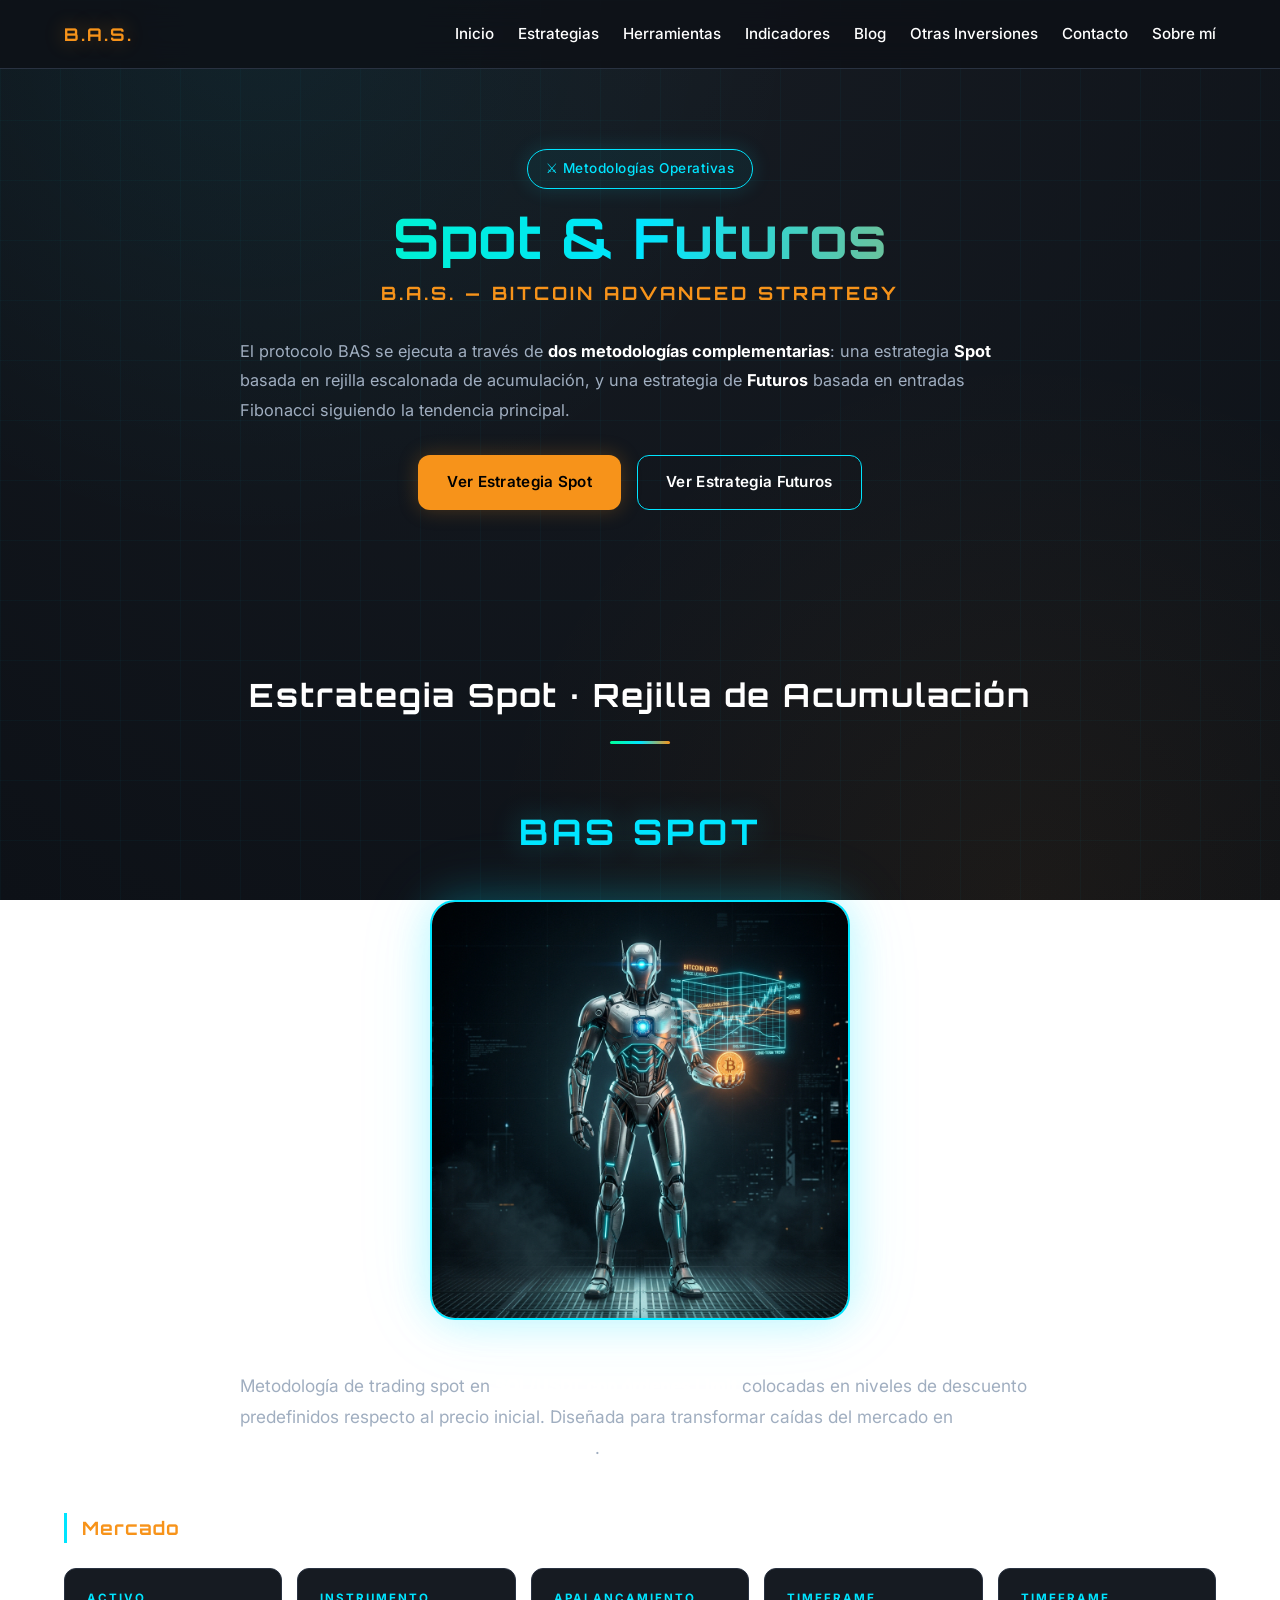
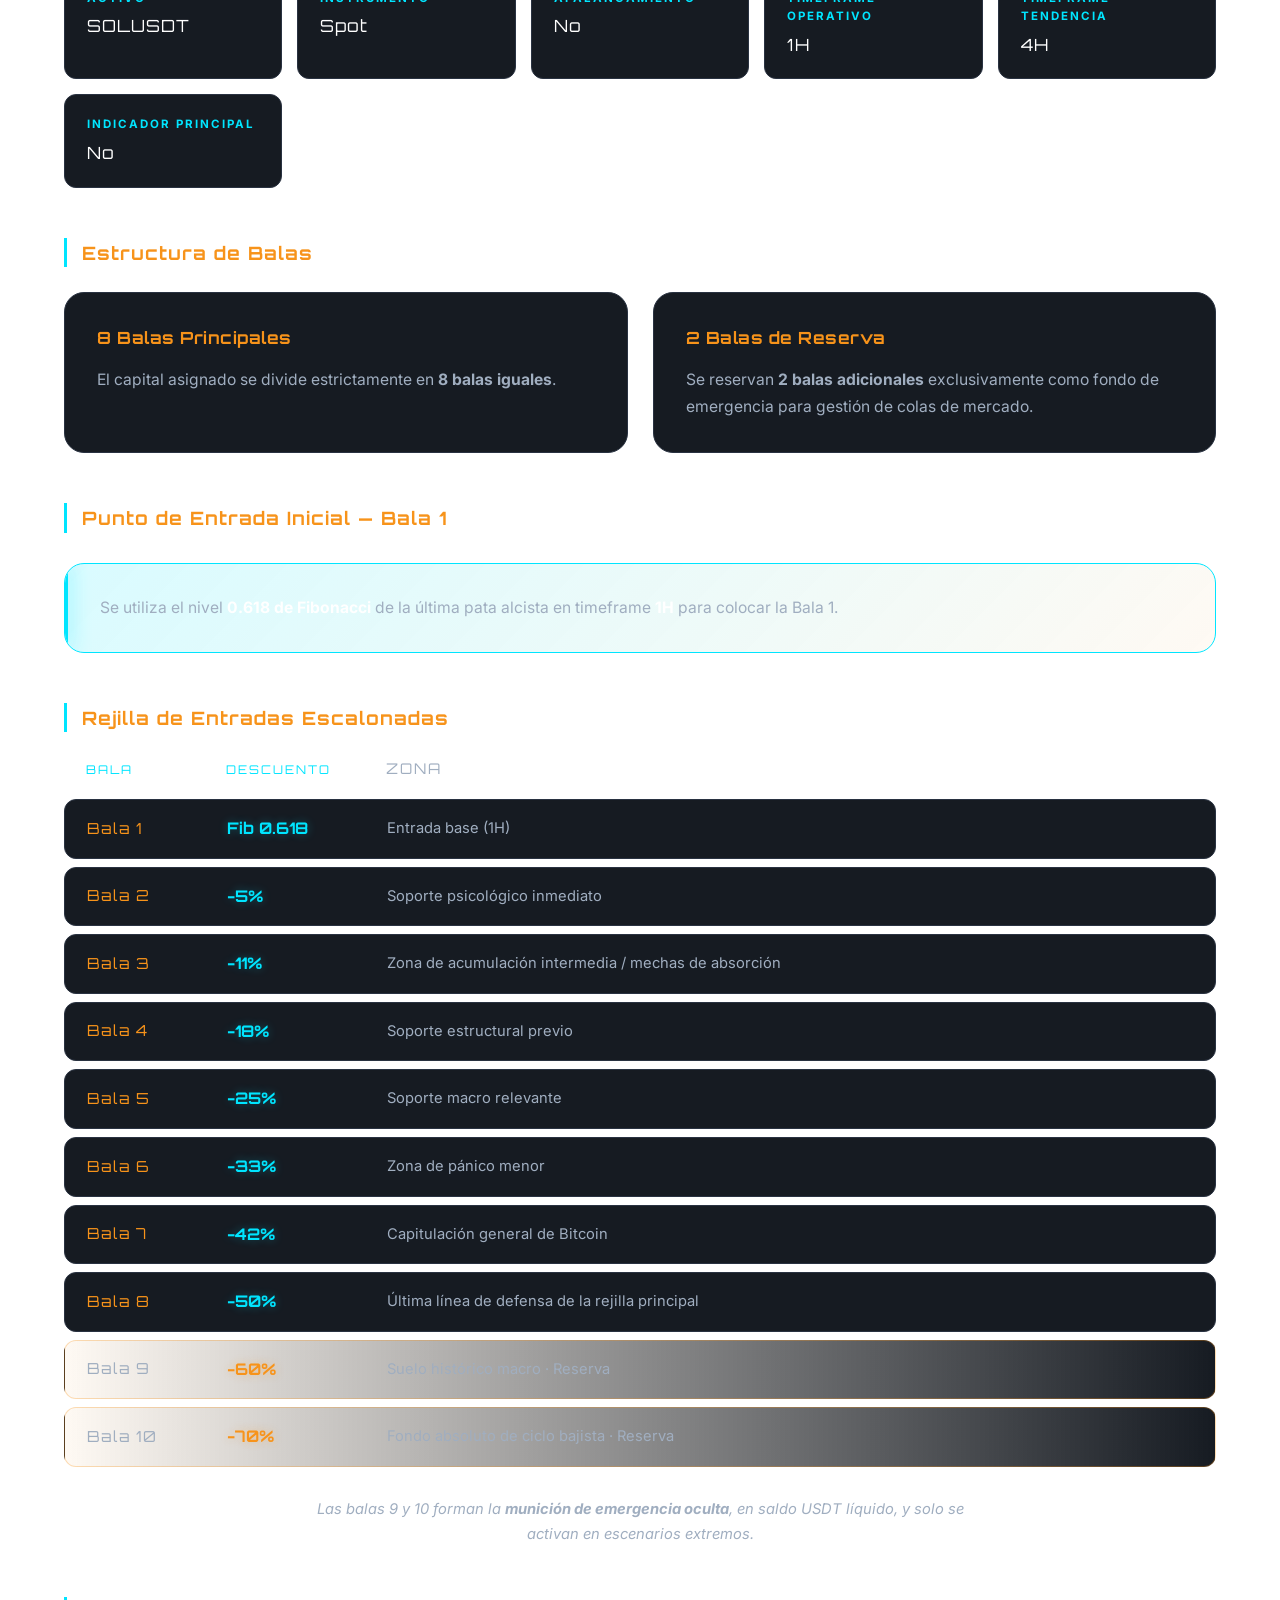
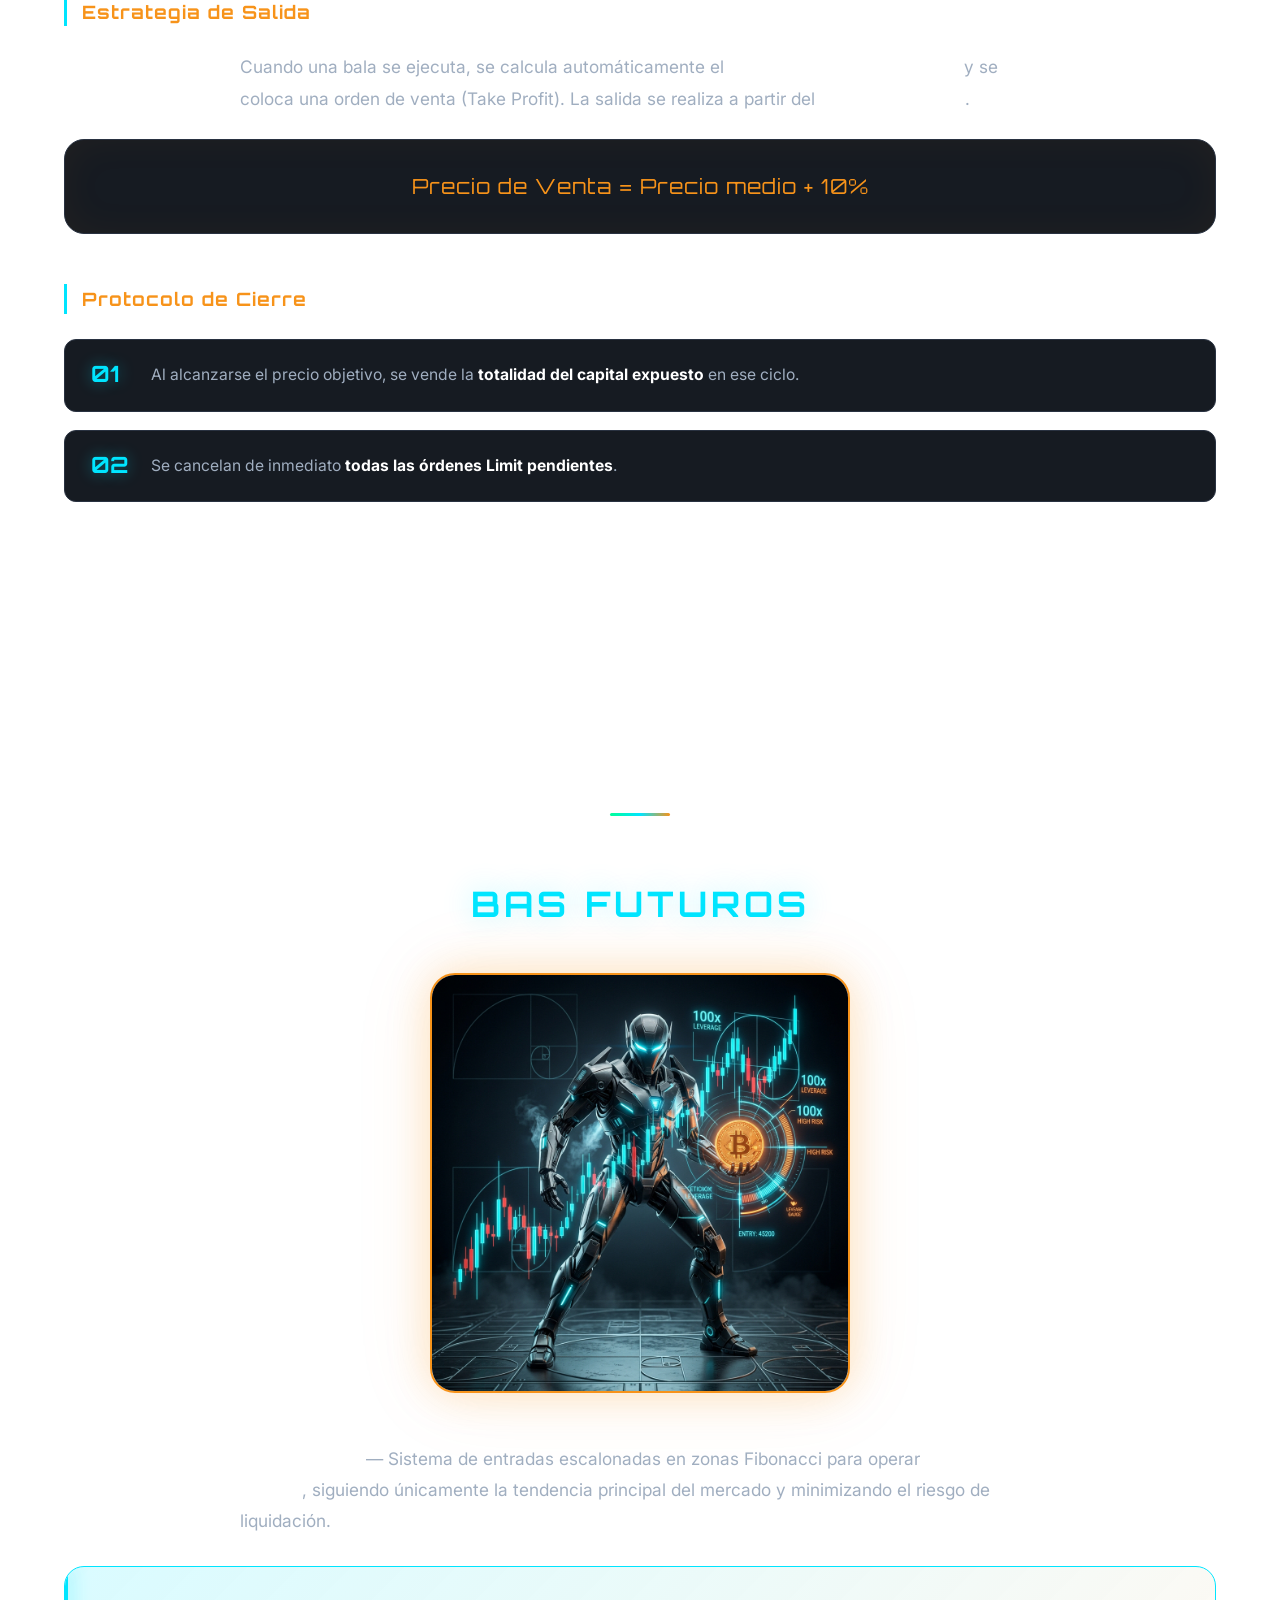
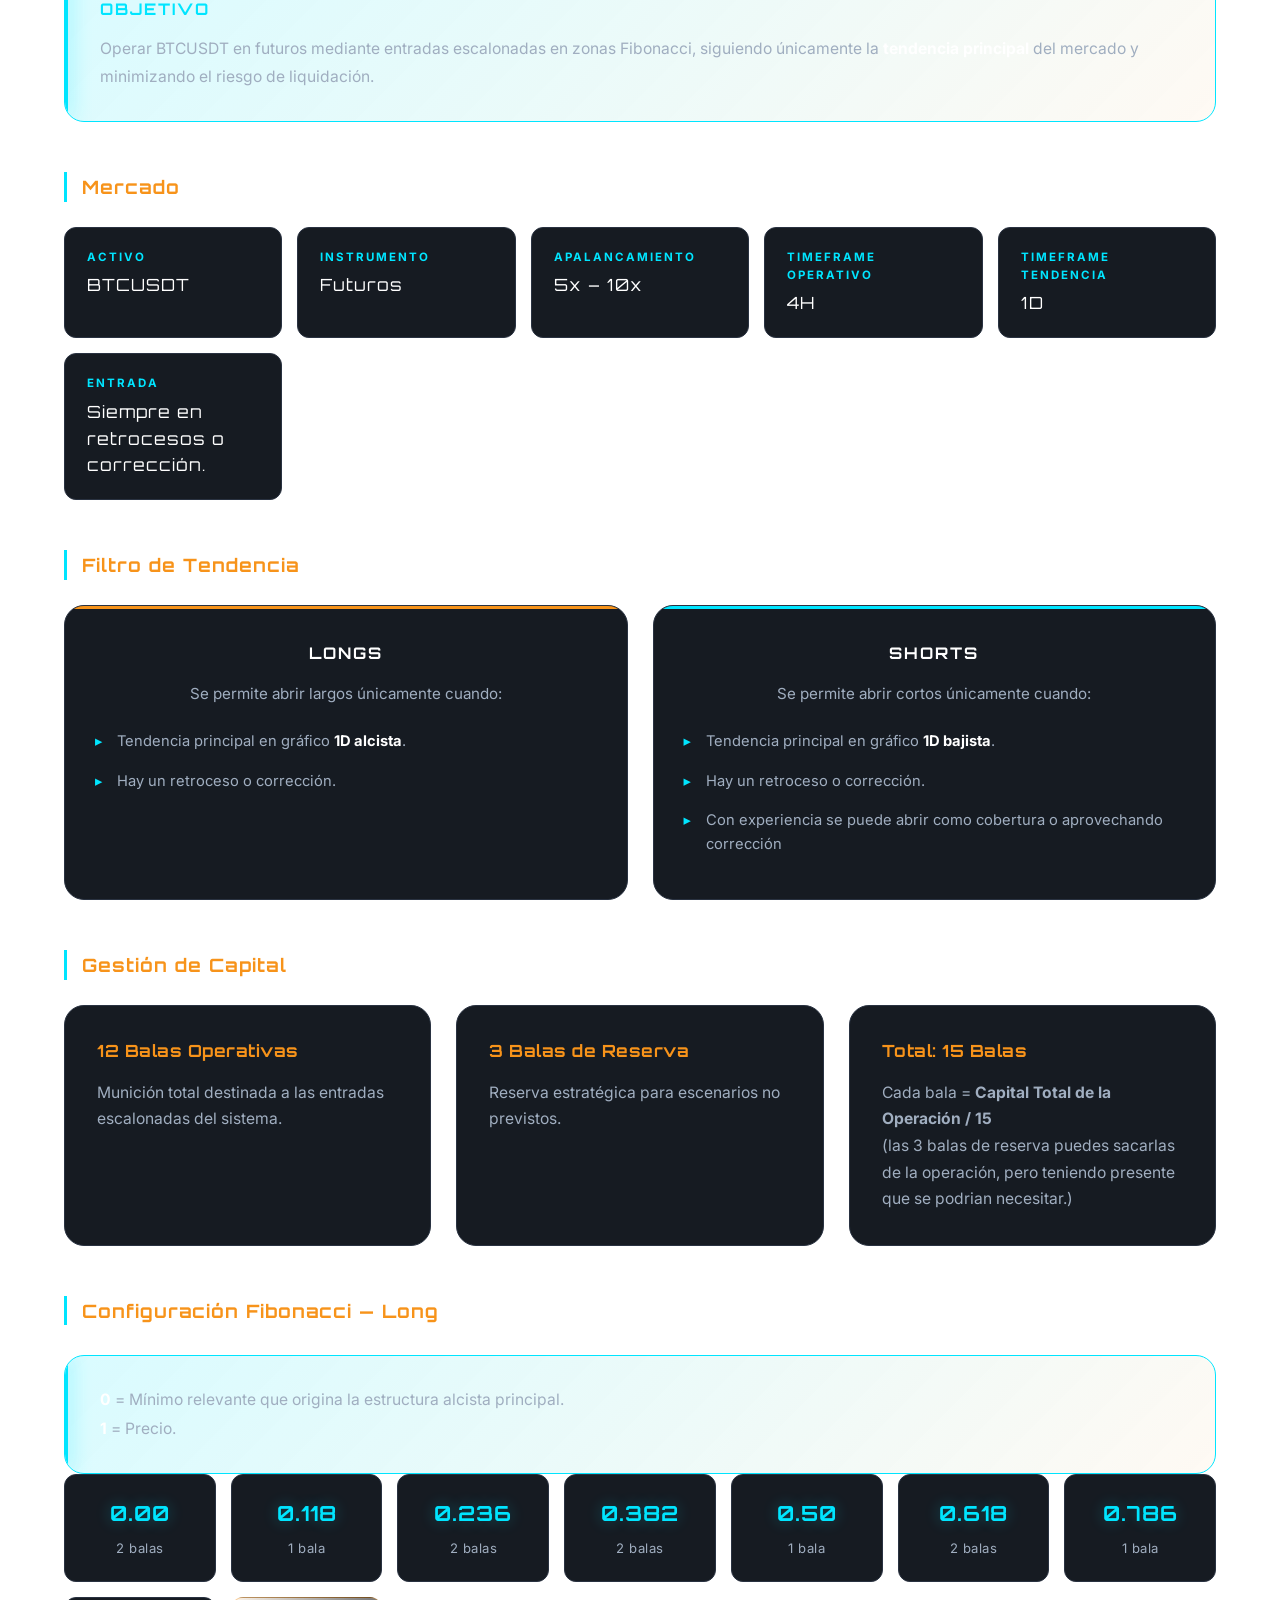
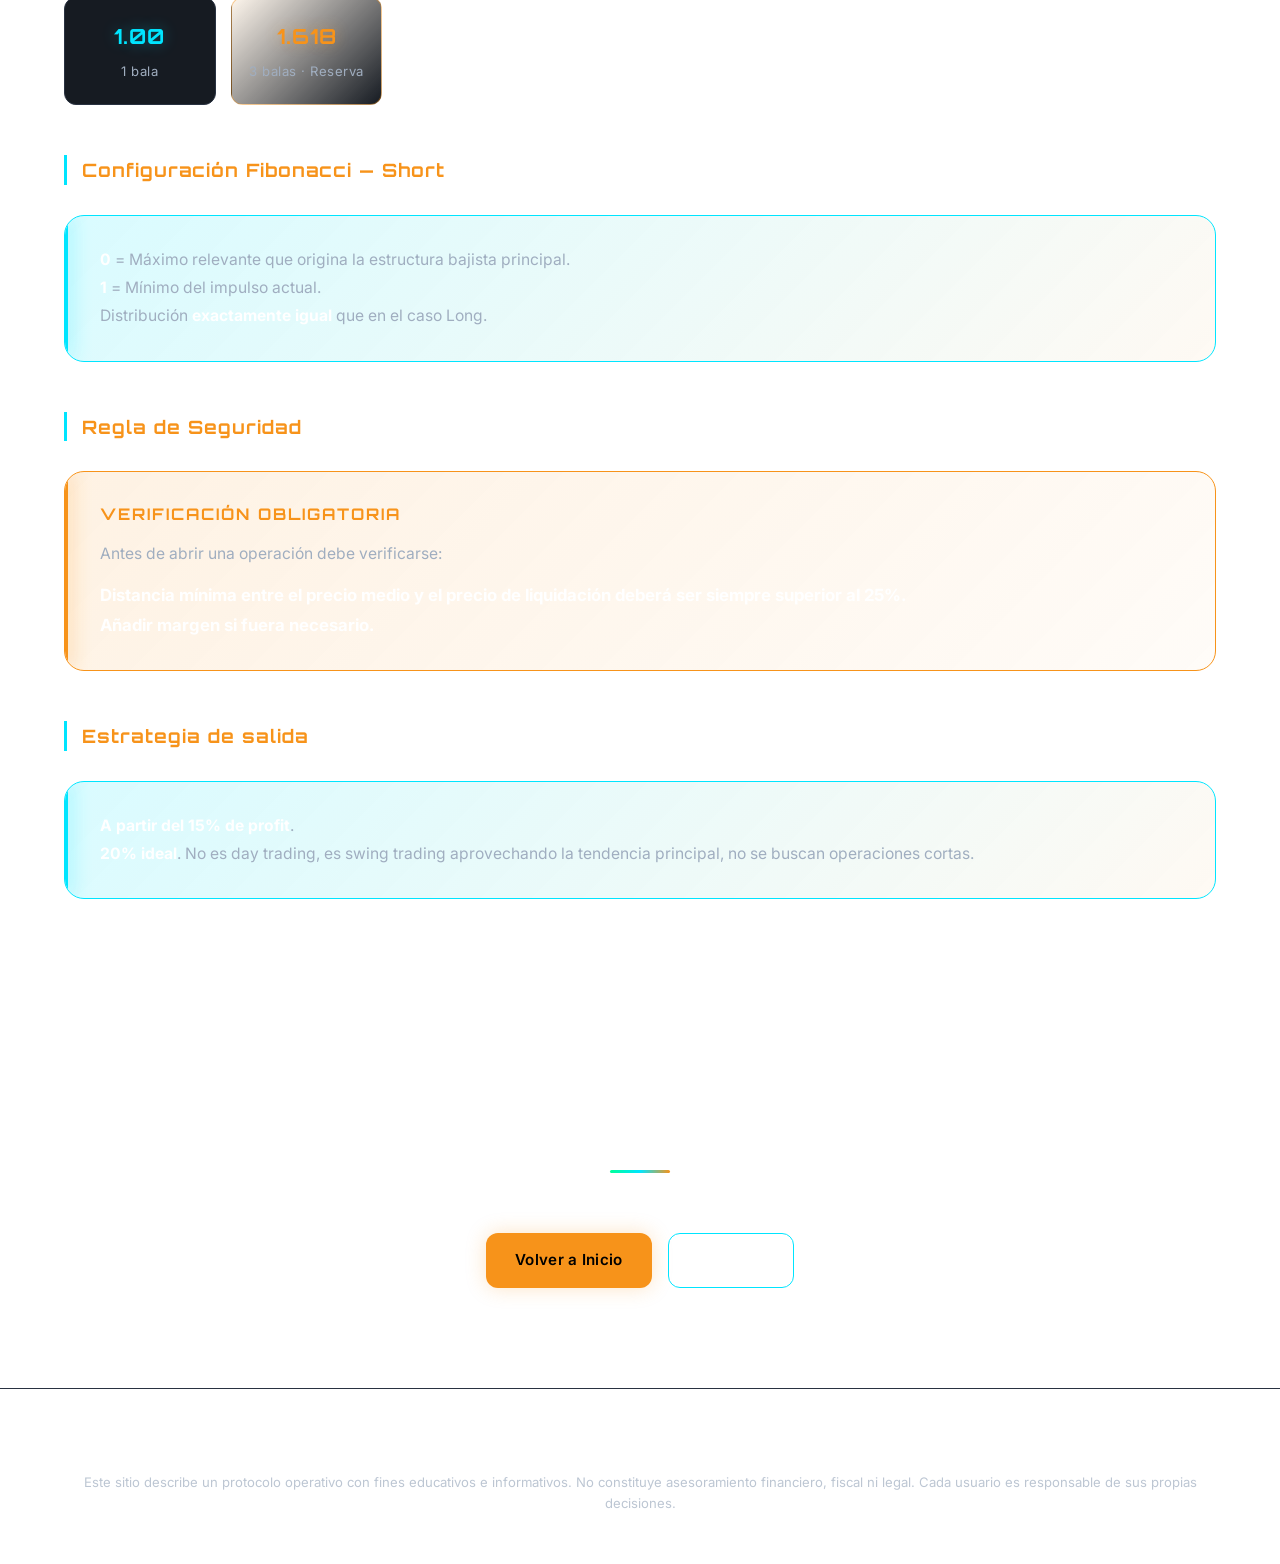
<file: spotfuturos/spotfuturos.html>
<!DOCTYPE html>
<html lang="es">
<head>
    <meta charset="UTF-8">
    <meta name="viewport" content="width=device-width, initial-scale=1.0">
    <title>Spot & Futuros | B.A.S. — Bitcoin Advanced Strategy</title>
    <meta name="description" content="Las dos metodologías operativas del protocolo B.A.S.: estrategia Spot con rejilla escalonada y estrategia de Futuros con Scale Averaging Allocation System.">

    <link rel="preconnect" href="https://fonts.googleapis.com">
    <link rel="preconnect" href="https://fonts.gstatic.com" crossorigin>
    <link href="https://fonts.googleapis.com/css2?family=Inter:wght@300;400;600;700&family=Orbitron:wght@500;700;900&display=swap" rel="stylesheet">

    <link rel="stylesheet" href="../css/style.css">
</head>
<body>

    <!-- ==================== HEADER ==================== -->
    <header>
        <div class="container nav">
            <div class="logo">B.A.S.</div>

            <!-- BOTÓN HAMBURGUESA (solo visible en móvil) -->
            <button class="menu-toggle" aria-label="Abrir menú">
                <span></span>
                <span></span>
                <span></span>
            </button>

            <ul class="menu">
                <li><a href="../index.html">Inicio</a></li>
                <li><a href="../estrategias/estrategias.html">Estrategias</a></li>
                <li><a href="../herramientas/herramientas.html">Herramientas</a></li>
                <li><a href="../indicadores/indicadores.html">Indicadores</a></li>
                <li><a href="../videos/videos.html">Blog</a></li>
                <li><a href="../otrasinversiones/otrasinversiones.html">Otras Inversiones</a></li>
                <li><a href="../contacto/contacto.html">Contacto</a></li>
                <li><a href="../sobre-mi/sobre-mi.html">Sobre mí</a></li>
            </ul>
        </div>
    </header>

    <!-- ==================== HERO INTERNO ==================== -->
    <section class="hero hero-internal">
        <div class="container">

            <span class="badge">⚔️ Metodologías Operativas</span>

            <h1>Spot & Futuros</h1>
            <h2>B.A.S. — Bitcoin Advanced Strategy</h2>

            <p class="lead">
                El protocolo BAS se ejecuta a través de <strong>dos metodologías
                complementarias</strong>: una estrategia <strong>Spot</strong> basada en
                rejilla escalonada de acumulación, y una estrategia de <strong>Futuros</strong>
                basada en entradas Fibonacci siguiendo la tendencia principal.
            </p>

            <!-- Selector rápido -->
            <div class="hero-buttons" style="justify-content:center; margin-top: 30px;">
                <a href="#spot" class="btn btn-primary">Ver Estrategia Spot</a>
                <a href="#futuros" class="btn btn-secondary">Ver Estrategia Futuros</a>
            </div>

        </div>
    </section>

    <!-- ============================================================
         ESTRATEGIA SPOT
         ============================================================ -->
    <section id="spot">
        <div class="container">

            <h2 class="section-title">Estrategia Spot · Rejilla de Acumulación</h2>
            <h3 class="motor-name">BAS SPOT</h3>

            <!-- IMAGEN SPOT -->
            <div class="strategy-illustration">
                <img src="../assets/img/spot.png"
                     alt="Estrategia Spot — Rejilla de Acumulación B.A.S."
                     class="strategy-image strategy-image-spot">
            </div>

            <p class="lead">
                Metodología de trading spot en <strong>SOL/USDT</strong>
                <strong>con órdenes Limit</strong> colocadas en niveles de descuento
                predefinidos respecto al precio inicial. Diseñada para transformar
                caídas del mercado en <strong>oportunidades de acumulación controlada</strong>.
            </p>
            
             <div>

            <!-- MERCADO -->
            <h4 class="sub-title">Mercado</h4>

            <div class="specs-grid">

                <div class="spec">
                    <span class="spec-label">Activo</span>
                    <span class="spec-value">SOLUSDT</span>
                </div>

                <div class="spec">
                    <span class="spec-label">Instrumento</span>
                    <span class="spec-value">Spot</span>
                </div>

                <div class="spec">
                    <span class="spec-label">Apalancamiento</span>
                    <span class="spec-value">No</span>
                </div>

                <div class="spec">
                    <span class="spec-label">Timeframe Operativo</span>
                    <span class="spec-value">1H</span>
                </div>

                <div class="spec">
                    <span class="spec-label">Timeframe Tendencia</span>
                    <span class="spec-value">4H</span>
                </div>

                <div class="spec">
                    <span class="spec-label">Indicador Principal</span>
                    <span class="spec-value">No</span>
                </div>

            </div>


            <!-- ESTRUCTURA DE BALAS -->
            <h4 class="sub-title">Estructura de Balas</h4>

            <div class="cards cards-small">

                <div class="card">
                    <h3>8 Balas Principales</h3>
                    <p>
                        El capital asignado se divide estrictamente en
                        <strong>8 balas iguales</strong>.
                    </p>
                </div>

                <div class="card">
                    <h3>2 Balas de Reserva</h3>
                    <p>
                        Se reservan <strong>2 balas adicionales</strong> exclusivamente
                        como fondo de emergencia para gestión de colas de mercado.
                    </p>
                </div>

            </div>

            <!-- BALA 1 -->
            <h4 class="sub-title">Punto de Entrada Inicial — Bala 1</h4>

            <div class="highlight-box">
                <p>
                    Se utiliza el nivel <strong>0.618 de Fibonacci</strong> de la última
                    pata alcista en timeframe <strong>1H</strong> para colocar la Bala 1.
                </p>
            </div>

            <!-- REJILLA DE ENTRADAS -->
            <h4 class="sub-title">Rejilla de Entradas Escalonadas</h4>

            <div class="grid-table">

                <div class="grid-row grid-row-header">
                    <span>Bala</span>
                    <span>Descuento</span>
                    <span>Zona</span>
                </div>

                <div class="grid-row">
                    <span class="grid-bala">Bala 1</span>
                    <span class="grid-pct">Fib 0.618</span>
                    <span>Entrada base (1H)</span>
                </div>

                <div class="grid-row">
                    <span class="grid-bala">Bala 2</span>
                    <span class="grid-pct">−5%</span>
                    <span>Soporte psicológico inmediato</span>
                </div>

                <div class="grid-row">
                    <span class="grid-bala">Bala 3</span>
                    <span class="grid-pct">−11%</span>
                    <span>Zona de acumulación intermedia / mechas de absorción</span>
                </div>

                <div class="grid-row">
                    <span class="grid-bala">Bala 4</span>
                    <span class="grid-pct">−18%</span>
                    <span>Soporte estructural previo</span>
                </div>

                <div class="grid-row">
                    <span class="grid-bala">Bala 5</span>
                    <span class="grid-pct">−25%</span>
                    <span>Soporte macro relevante</span>
                </div>

                <div class="grid-row">
                    <span class="grid-bala">Bala 6</span>
                    <span class="grid-pct">−33%</span>
                    <span>Zona de pánico menor</span>
                </div>

                <div class="grid-row">
                    <span class="grid-bala">Bala 7</span>
                    <span class="grid-pct">−42%</span>
                    <span>Capitulación general de Bitcoin</span>
                </div>

                <div class="grid-row">
                    <span class="grid-bala">Bala 8</span>
                    <span class="grid-pct">−50%</span>
                    <span>Última línea de defensa de la rejilla principal</span>
                </div>

                <div class="grid-row grid-row-emergency">
                    <span class="grid-bala">Bala 9</span>
                    <span class="grid-pct">−60%</span>
                    <span>Suelo histórico macro · Reserva</span>
                </div>

                <div class="grid-row grid-row-emergency">
                    <span class="grid-bala">Bala 10</span>
                    <span class="grid-pct">−70%</span>
                    <span>Fondo absoluto de ciclo bajista · Reserva</span>
                </div>

            </div>

            <p class="note">
                Las balas 9 y 10 forman la <strong>munición de emergencia oculta</strong>,
                en saldo USDT líquido, y solo se activan en escenarios extremos.
            </p>

            <!-- SALIDA -->
            <h4 class="sub-title">Estrategia de Salida</h4>

            <p class="lead">
                Cuando una bala se ejecuta, se calcula automáticamente el
                <strong>precio promedio de compra</strong> y se coloca una orden de venta
                (Take Profit). La salida se realiza a partir del 
                <strong>10%</strong> 
                <strong>de beneficio</strong>.
            </p>
            <br>
            <div class="formula">
                Precio de Venta = Precio medio + 10%
            </div>

            <!-- PROTOCOLO DE CIERRE -->
            <h4 class="sub-title">Protocolo de Cierre</h4>

            <div class="steps">

                <div class="step">
                    <span class="step-num">01</span>
                    <p>
                        Al alcanzarse el precio objetivo, se vende la
                        <strong>totalidad del capital expuesto</strong> en ese ciclo.
                    </p>
                </div>

                <div class="step">
                    <span class="step-num">02</span>
                    <p>
                        Se cancelan de inmediato <strong>todas las órdenes Limit
                        pendientes</strong>.
                    </p>
                </div>

            </div>

        </div>
    </section>

    <!-- ============================================================
         ESTRATEGIA FUTUROS
         ============================================================ -->
    <section id="futuros">
        <div class="container">

            <h2 class="section-title">Estrategia Futuros · S.A.S. v1.2</h2>
            <h3 class="motor-name">BAS FUTUROS</h3>

            <!-- IMAGEN FUTUROS -->
            <div class="strategy-illustration">
                <img src="../assets/img/futuros.png"
                     alt="Estrategia Futuros — BAS Futures BTCUSDT v1.2"
                     class="strategy-image strategy-image-futuros">
            </div>

            <p class="lead">
                <strong>BAS FUTUROS</strong> — Sistema de
                entradas escalonadas en zonas Fibonacci para operar <strong>BTCUSDT
                en futuros</strong>, siguiendo únicamente la tendencia principal del
                mercado y minimizando el riesgo de liquidación.
            </p>

            <!-- OBJETIVO -->
            <div class="highlight-box">
                <h4>Objetivo</h4>
                <p>
                    Operar BTCUSDT en futuros mediante entradas escalonadas en zonas
                    Fibonacci, siguiendo únicamente la <strong>tendencia principal</strong>
                    del mercado y minimizando el riesgo de liquidación.
                </p>
            </div>

            <!-- MERCADO -->
            <h4 class="sub-title">Mercado</h4>

            <div class="specs-grid">

                <div class="spec">
                    <span class="spec-label">Activo</span>
                    <span class="spec-value">BTCUSDT</span>
                </div>

                <div class="spec">
                    <span class="spec-label">Instrumento</span>
                    <span class="spec-value">Futuros</span>
                </div>

                <div class="spec">
                    <span class="spec-label">Apalancamiento</span>
                    <span class="spec-value">5x – 10x</span>
                </div>

                <div class="spec">
                    <span class="spec-label">Timeframe Operativo</span>
                    <span class="spec-value">4H</span>
                </div>

                <div class="spec">
                    <span class="spec-label">Timeframe Tendencia</span>
                    <span class="spec-value">1D</span>
                </div>

                <div class="spec">
                    <span class="spec-label">Entrada</span>
                    <span class="spec-value">Siempre en retrocesos o corrección.</span>
                </div>

            </div>

            <!-- FILTRO DE TENDENCIA -->
            <h4 class="sub-title">Filtro de Tendencia</h4>

            <div class="split">

                <div class="split-item split-a">
                    <h4>LONGS</h4>
                    <p>
                        Se permite abrir largos únicamente cuando:
                    </p>
                    <ul class="split-list">
                        <li>Tendencia principal en gráfico <strong>1D alcista</strong>.</li>
                        <li>Hay un retroceso o corrección.</li>
                    </ul>
                </div>

                <div class="split-item split-b">
                    <h4>SHORTS</h4>
                    <p>
                        Se permite abrir cortos únicamente cuando:
                    </p>
                    <ul class="split-list">
                        <li>Tendencia principal en gráfico <strong>1D bajista</strong>.</li>
                        <li>Hay un retroceso o corrección.</li>
                        <li>Con experiencia se puede abrir como cobertura o aprovechando corrección</li>
                        </ul>
                </div>

            </div>

            <!-- GESTIÓN DE CAPITAL -->
            <h4 class="sub-title">Gestión de Capital</h4>

            <div class="cards cards-small">

                <div class="card">
                    <h3>12 Balas Operativas</h3>
                    <p>
                        Munición total destinada a las entradas escalonadas del sistema.
                    </p>
                </div>

                <div class="card">
                    <h3>3 Balas de Reserva</h3>
                    <p>
                        Reserva estratégica para escenarios no previstos.
                    </p>
                </div>

                <div class="card">
                    <h3>Total: 15 Balas</h3>
                    <p>
                        Cada bala = <strong>Capital Total de la Operación / 15</strong> <br>(las 3 balas de reserva
                        puedes sacarlas de la operación, pero teniendo presente que se podrian necesitar.)
                    </p>
                </div>

            </div>

            <!-- CONFIGURACIÓN FIBONACCI -->
            <h4 class="sub-title">Configuración Fibonacci — Long</h4>

            <div class="highlight-box">
                <p>
                    <strong>0</strong> = Mínimo relevante que origina la estructura alcista principal.<br>
                    <strong>1</strong> = Precio.
                </p>
                
            </div>

            <div class="fib-grid">

                <div class="fib-item">
                    <span class="fib-level">0.00</span>
                    <span class="fib-bullets">2 balas</span>
                </div>

                <div class="fib-item">
                    <span class="fib-level">0.118</span>
                    <span class="fib-bullets">1 bala</span>
                </div>

                <div class="fib-item">
                    <span class="fib-level">0.236</span>
                    <span class="fib-bullets">2 balas</span>
                </div>

                <div class="fib-item">
                    <span class="fib-level">0.382</span>
                    <span class="fib-bullets">2 balas</span>
                </div>

                <div class="fib-item">
                    <span class="fib-level">0.50</span>
                    <span class="fib-bullets">1 bala</span>
                </div>

                <div class="fib-item">
                    <span class="fib-level">0.618</span>
                    <span class="fib-bullets">2 balas</span>
                </div>

                <div class="fib-item">
                    <span class="fib-level">0.786</span>
                    <span class="fib-bullets">1 bala</span>
                </div>

                <div class="fib-item">
                    <span class="fib-level">1.00</span>
                    <span class="fib-bullets">1 bala</span>
                </div>

                <div class="fib-item fib-reserve">
                    <span class="fib-level">1.618</span>
                    <span class="fib-bullets">3 balas · Reserva</span>
                </div>

            </div>

            <h4 class="sub-title">Configuración Fibonacci — Short</h4>

            <div class="highlight-box">
                <p>
                    <strong>0</strong> = Máximo relevante que origina la estructura bajista principal.<br>
                    <strong>1</strong> = Mínimo del impulso actual.<br>
                    Distribución <strong>exactamente igual</strong> que en el caso Long.
                </p>
            </div>

            <!-- REGLA DE SEGURIDAD -->
            <h4 class="sub-title">Regla de Seguridad</h4>

            <div class="highlight-box highlight-warning">
                <h4>Verificación Obligatoria</h4>
                <p>
                    Antes de abrir una operación debe verificarse:
                </p>
                <p style="margin-top: 12px; font-size: 1.05rem;">
                    <strong>Distancia mínima entre el precio medio y el precio de
                    liquidación deberá ser siempre superior al 25%. <br>Añadir margen si fuera necesario.</strong>
                </p>
            </div>

            <!-- ESTRATEGIA DE SALIDA -->
            <h4 class="sub-title">Estrategia de salida</h4>

            <div class="highlight-box">
                <p>
                    <strong>A partir del 15% de profit</strong>.<br>
                    <strong>20% ideal</strong>. No es day trading, es swing trading aprovechando la tendencia
                    principal, no se buscan operaciones cortas.
                </p>
                
            </div>

        </div>
    </section>

    <!-- ==================== CTA FINAL ==================== -->
    <section>
        <div class="container">
            <h2 class="section-title">Explora el resto del protocolo</h2>

            <div class="hero-buttons" style="justify-content:center;">
               <a href="../index.html" class="btn btn-primary">Volver a Inicio</a>
               <a href="../contacto/contacto.html" class="btn btn-secondary">Contacto</a>
            </div>
        </div>
    </section>

    <!-- ==================== FOOTER ==================== -->
    <footer>
        <div class="container">
            <p>© 2026 Lord Snake — B.A.S. Bitcoin Advanced Strategy.</p>
            <p>
                Este sitio describe un protocolo operativo con fines educativos e
                informativos. No constituye asesoramiento financiero, fiscal ni legal.
                Cada usuario es responsable de sus propias decisiones.
            </p>
        </div>
    </footer>

    <script src="../js/main.js"></script>

</body>
</html>
</file>
<file: css/style.css>
/* ============================================================
   LORD SNAKE · B.A.S. — Bitcoin Advanced Strategy
   style.css
   ============================================================ */

/* ---------- VARIABLES ---------- */
:root {
    --bg: #0D1117;
    --bg-2: #161B22;
    --card: #161B22;
    --card-hover: #1C2430;
    --text: #FFFFFF;
    --muted: #A0AEC0;

    --btc: #F7931A;
    --cyber: #00E5FF;
    --green: #00C853;

    --border: #293241;
    --border-hover: #00E5FF;

    --grad-brand: linear-gradient(90deg, #00ff99, #00E5FF, #F7931A);
    --grad-cyber: linear-gradient(135deg, rgba(0,229,255,.15), rgba(247,147,26,.05));

    --shadow-sm: 0 2px 10px rgba(0,0,0,.3);
    --shadow-md: 0 10px 30px rgba(0,0,0,.4);
    --shadow-glow: 0 0 30px rgba(0,229,255,.2), 0 0 60px rgba(0,229,255,.1);

    --radius-sm: 12px;
    --radius: 20px;
    --radius-lg: 25px;
    --transition: .3s cubic-bezier(.4, 0, .2, 1);

    --font-body: 'Inter', system-ui, sans-serif;
    --font-display: 'Orbitron', sans-serif;
}

* { margin: 0; padding: 0; box-sizing: border-box; }

html { scroll-behavior: smooth; scroll-padding-top: 100px; }

body {
    font-family: var(--font-body);
    background:
        radial-gradient(circle at 20% 0%, rgba(0,229,255,.06), transparent 40%),
        radial-gradient(circle at 80% 100%, rgba(247,147,26,.06), transparent 40%),
        radial-gradient(circle at top, var(--bg-2), var(--bg));
    background-attachment: fixed;
    color: var(--text);
    line-height: 1.6;
    -webkit-font-smoothing: antialiased;
    overflow-x: hidden;
}

body::before {
    content: "";
    position: fixed;
    inset: 0;
    background-image:
        linear-gradient(rgba(0,229,255,.03) 1px, transparent 1px),
        linear-gradient(90deg, rgba(0,229,255,.03) 1px, transparent 1px);
    background-size: 60px 60px;
    pointer-events: none;
    z-index: 0;
}

::-webkit-scrollbar { width: 10px; }
::-webkit-scrollbar-track { background: var(--bg); }
::-webkit-scrollbar-thumb { background: var(--border); border-radius: 10px; }
::-webkit-scrollbar-thumb:hover { background: var(--cyber); }
::selection { background: var(--cyber); color: var(--bg); }

.container { width: 90%; max-width: 1200px; margin: auto; position: relative; z-index: 1; }

/* ---------- HEADER ---------- */
header {
    position: sticky;
    top: 0;
    backdrop-filter: blur(14px);
    -webkit-backdrop-filter: blur(14px);
    background: rgba(13, 17, 23, .85);
    border-bottom: 1px solid var(--border);
    z-index: 999;
}

.nav {
    display: flex;
    justify-content: space-between;
    align-items: center;
    padding: 20px 0;
    position: relative;
}

.logo {
    font-family: var(--font-display);
    font-weight: 700;
    font-size: 1.1rem;
    letter-spacing: 2px;
    color: var(--btc);
    text-shadow: 0 0 20px rgba(247,147,26,.4);
}

.menu {
    display: flex;
    gap: 24px;
    list-style: none;
}

.menu a {
    text-decoration: none;
    color: white;
    font-size: .95rem;
    font-weight: 500;
    position: relative;
    transition: color var(--transition);
}

.menu a::after {
    content: "";
    position: absolute;
    left: 0;
    bottom: -6px;
    width: 0;
    height: 2px;
    background: var(--cyber);
    transition: width var(--transition);
}

.menu a:hover { color: var(--cyber); }
.menu a:hover::after { width: 100%; }

/* ---------- BOTÓN HAMBURGUESA ---------- */
.menu-toggle {
    display: none;
    flex-direction: column;
    justify-content: center;
    gap: 5px;
    width: 42px;
    height: 42px;
    padding: 8px;
    background: transparent;
    border: 1px solid var(--border);
    border-radius: 8px;
    cursor: pointer;
    transition: all var(--transition);
}

.menu-toggle:hover { border-color: var(--cyber); }

.menu-toggle span {
    display: block;
    width: 100%;
    height: 2px;
    background: var(--cyber);
    border-radius: 2px;
    transition: all var(--transition);
    box-shadow: 0 0 8px rgba(0,229,255,.5);
}

.menu-toggle.open span:nth-child(1) { transform: translateY(7px) rotate(45deg); }
.menu-toggle.open span:nth-child(2) { opacity: 0; }
.menu-toggle.open span:nth-child(3) { transform: translateY(-7px) rotate(-45deg); }

/* ---------- HERO ---------- */
.hero {
    min-height: 90vh;
    display: flex;
    align-items: center;
    padding: 80px 0;
}

.hero-content {
    display: grid;
    grid-template-columns: 1.1fr 1fr;
    gap: 60px;
    align-items: center;
}

.badge {
    display: inline-block;
    padding: 8px 18px;
    border: 1px solid var(--cyber);
    border-radius: 999px;
    color: var(--cyber);
    font-size: .85rem;
    font-weight: 500;
    letter-spacing: .5px;
    margin-bottom: 25px;
    background: rgba(0,229,255,.05);
    box-shadow: 0 0 20px rgba(0,229,255,.15);
}

.hero h1 {
    font-family: var(--font-display);
    font-size: clamp(2.5rem, 6vw, 5rem);
    line-height: 1.05;
    background: var(--grad-brand);
    -webkit-background-clip: text;
    background-clip: text;
    -webkit-text-fill-color: transparent;
    margin-bottom: 15px;
    letter-spacing: 1px;
}

.hero h2 {
    font-family: var(--font-display);
    font-size: clamp(1rem, 1.6vw, 1.4rem);
    margin-bottom: 25px;
    color: var(--btc);
    letter-spacing: 3px;
    text-transform: uppercase;
}

.hero p {
    color: var(--muted);
    line-height: 1.8;
    margin-bottom: 25px;
    font-size: 1.02rem;
}

.hero p strong { color: var(--text); }

.hero-list {
    color: var(--muted);
    line-height: 1.9;
    margin: 0 0 25px 22px;
    font-size: 1.02rem;
}

.hero-list li { margin-bottom: 6px; }
.hero-list li::marker { color: var(--cyber); font-weight: 700; }

.hero-buttons { display: flex; gap: 16px; flex-wrap: wrap; }

.hero-image img {
    width: 100%;
    border-radius: var(--radius-lg);
    border: 2px solid var(--cyber);
    box-shadow: var(--shadow-glow);
    transition: transform var(--transition), box-shadow var(--transition);
}

.hero-image img:hover {
    transform: scale(1.02);
    box-shadow: 0 0 40px rgba(0,229,255,.35), 0 0 80px rgba(0,229,255,.15);
}

/* ---------- BOTONES ---------- */
.btn {
    display: inline-block;
    text-decoration: none;
    padding: 14px 28px;
    border-radius: var(--radius-sm);
    font-weight: 600;
    font-size: .95rem;
    letter-spacing: .3px;
    transition: all var(--transition);
    cursor: pointer;
    border: 1px solid transparent;
}

.btn-primary {
    background: var(--btc);
    color: #000;
    box-shadow: 0 0 20px rgba(247,147,26,.25);
}

.btn-primary:hover {
    transform: translateY(-3px);
    box-shadow: 0 8px 30px rgba(247,147,26,.45);
}

.btn-secondary {
    border: 1px solid var(--cyber);
    color: white;
    background: transparent;
}

.btn-secondary:hover {
    background: rgba(0,229,255,.1);
    transform: translateY(-3px);
    box-shadow: 0 0 25px rgba(0,229,255,.25);
}

.btn:focus-visible { outline: 2px solid var(--cyber); outline-offset: 3px; }

.btn-large { padding: 18px 36px; font-size: 1rem; letter-spacing: .5px; }

/* ---------- SECCIONES ---------- */
section { padding: 100px 0; position: relative; z-index: 1; }

.section-title {
    text-align: center;
    font-family: var(--font-display);
    font-size: clamp(1.4rem, 2.5vw, 2rem);
    margin-bottom: 60px;
    letter-spacing: 2px;
    position: relative;
    display: block;
}

.section-title::after {
    content: "";
    display: block;
    width: 60px;
    height: 3px;
    margin: 20px auto 0;
    background: var(--grad-brand);
    border-radius: 3px;
}

/* ---------- CARDS ---------- */
.cards {
    display: grid;
    grid-template-columns: repeat(auto-fit, minmax(280px, 1fr));
    gap: 25px;
}

.card {
    background: var(--card);
    padding: 32px;
    border-radius: var(--radius);
    border: 1px solid var(--border);
    transition: all var(--transition);
    position: relative;
    overflow: hidden;
}

.card::before {
    content: "";
    position: absolute;
    top: 0;
    left: 0;
    width: 100%;
    height: 2px;
    background: var(--grad-brand);
    opacity: 0;
    transition: opacity var(--transition);
}

.card:hover {
    transform: translateY(-5px);
    border-color: var(--cyber);
    background: var(--card-hover);
    box-shadow: 0 15px 40px rgba(0,0,0,.4), 0 0 30px rgba(0,229,255,.1);
}

.card:hover::before { opacity: 1; }

.card h3 {
    margin-bottom: 15px;
    color: var(--btc);
    font-family: var(--font-display);
    font-size: 1.05rem;
    letter-spacing: .5px;
}

.card p { color: var(--muted); line-height: 1.7; font-size: .98rem; }

a.card { color: inherit; display: block; text-decoration: none; }
a.card h3 { color: var(--btc); }
a.card:hover h3 { color: var(--cyber); }

.cards-small {
    grid-template-columns: repeat(auto-fit, minmax(220px, 1fr));
    margin-bottom: 20px;
}

/* ---------- FLOW ---------- */
.flow {
    display: flex;
    justify-content: center;
    align-items: center;
    flex-wrap: wrap;
    gap: 15px;
}

.flow-box {
    padding: 18px 25px;
    background: var(--card);
    border-radius: var(--radius-sm);
    border: 1px solid var(--border);
    transition: all var(--transition);
    font-size: .95rem;
    font-weight: 500;
}

.flow-box:hover {
    border-color: var(--cyber);
    color: var(--cyber);
    transform: translateY(-3px);
}

.arrow {
    color: var(--cyber);
    font-weight: bold;
    font-size: 1.2rem;
    text-shadow: 0 0 10px rgba(0,229,255,.5);
}

.flow-vertical { flex-direction: row; margin-bottom: 40px; }

.flow-box-motor {
    display: flex;
    flex-direction: column;
    align-items: center;
    gap: 6px;
    padding: 20px;
    text-align: center;
    min-width: 220px;
}

.flow-box-motor strong {
    font-family: var(--font-display);
    font-size: 1.1rem;
    color: var(--text);
    letter-spacing: 2px;
}

.motor-tag {
    font-size: .7rem;
    letter-spacing: 2px;
    color: var(--cyber);
    font-weight: 700;
}

.motor-desc { font-size: .82rem; color: var(--muted); margin-top: 4px; }

.motor-logo {
    width: 100%;
    max-width: 220px;
    height: 110px;
    object-fit: cover;
    border-radius: var(--radius-sm);
    margin-bottom: 15px;
    border: 1px solid var(--border);
    transition: all var(--transition);
    box-shadow: 0 5px 20px rgba(0,0,0,.3);
}

.flow-box-motor:hover .motor-logo {
    border-color: var(--cyber);
    box-shadow: 0 8px 25px rgba(0,0,0,.4), 0 0 25px rgba(0,229,255,.2);
    transform: scale(1.03);
}

/* ---------- TOOLS GRID ---------- */
.tools-grid {
    display: grid;
    grid-template-columns: repeat(auto-fit, minmax(200px, 1fr));
    gap: 20px;
}

.tool {
    background: var(--card);
    border: 1px solid var(--border);
    border-radius: 15px;
    padding: 25px;
    text-align: center;
    font-weight: 600;
    font-size: .95rem;
    text-decoration: none;
    color: var(--text);
    transition: all var(--transition);
    display: block;
}

.tool:hover {
    border-color: var(--cyber);
    color: var(--cyber);
    transform: translateY(-4px);
    box-shadow: 0 10px 30px rgba(0,229,255,.15);
}

/* ---------- FOOTER ---------- */
footer {
    padding: 50px 0;
    text-align: center;
    border-top: 1px solid var(--border);
    color: var(--muted);
    font-size: .9rem;
    position: relative;
    z-index: 1;
}

footer p:first-child { margin-bottom: 10px; color: var(--text); }
footer p:last-child { font-size: .82rem; opacity: .7; }

/* ---------- ANIMACIONES ---------- */
@keyframes fadeUp {
    from { opacity: 0; transform: translateY(20px); }
    to { opacity: 1; transform: translateY(0); }
}

.hero-text, .hero-image { animation: fadeUp .8s ease-out both; }
.hero-image { animation-delay: .15s; }

@keyframes pulseDot {
    0%, 100% { box-shadow: 0 0 15px rgba(0,229,255,.6); }
    50% { box-shadow: 0 0 25px var(--cyber), 0 0 50px rgba(0,229,255,.6); }
}

/* ============================================================
   PÁGINAS INTERNAS · ESTILOS GENERALES
   ============================================================ */

.hero-internal {
    min-height: auto;
    padding: 80px 0 60px;
    text-align: center;
}

.hero-internal .badge { margin-bottom: 20px; }

.hero-internal h1 {
    font-family: var(--font-display);
    font-size: clamp(2rem, 5vw, 3.5rem);
    background: var(--grad-brand);
    -webkit-background-clip: text;
    background-clip: text;
    -webkit-text-fill-color: transparent;
    margin-bottom: 10px;
    letter-spacing: 1px;
}

.hero-internal h2 {
    font-family: var(--font-display);
    font-size: clamp(.9rem, 1.5vw, 1.15rem);
    color: var(--btc);
    letter-spacing: 3px;
    text-transform: uppercase;
    margin-bottom: 30px;
}

.lead {
    color: var(--muted);
    font-size: 1.08rem;
    line-height: 1.8;
    max-width: 800px;
    margin: 0 auto;
    text-align: left;
}

.lead strong { color: var(--text); }

.motor-name {
    font-family: var(--font-display);
    font-size: clamp(1.6rem, 3vw, 2.2rem);
    color: var(--cyber);
    text-align: center;
    letter-spacing: 4px;
    margin-bottom: 40px;
    text-shadow: 0 0 30px rgba(0,229,255,.3);
}

.sub-title {
    font-family: var(--font-display);
    font-size: 1.15rem;
    color: var(--btc);
    letter-spacing: 1px;
    margin: 50px 0 25px;
    padding-left: 15px;
    border-left: 3px solid var(--cyber);
}

.steps { display: flex; flex-direction: column; gap: 18px; margin-bottom: 40px; }

.step {
    display: flex;
    gap: 20px;
    align-items: flex-start;
    background: var(--card);
    border: 1px solid var(--border);
    border-radius: var(--radius-sm);
    padding: 22px 26px;
    transition: all var(--transition);
}

.step:hover {
    border-color: var(--cyber);
    background: var(--card-hover);
    transform: translateX(5px);
}

.step-num {
    font-family: var(--font-display);
    font-size: 1.4rem;
    font-weight: 700;
    color: var(--cyber);
    line-height: 1;
    min-width: 40px;
    text-shadow: 0 0 15px rgba(0,229,255,.4);
}

.step p { color: var(--muted); line-height: 1.7; font-size: .98rem; }
.step strong { color: var(--text); }

.highlight-box {
    background: var(--grad-cyber);
    border: 1px solid var(--cyber);
    border-radius: var(--radius);
    padding: 30px 35px;
    margin-top: 30px;
    position: relative;
    overflow: hidden;
}

.highlight-box::before {
    content: "";
    position: absolute;
    top: 0;
    left: 0;
    width: 3px;
    height: 100%;
    background: var(--cyber);
    box-shadow: 0 0 20px var(--cyber);
}

.highlight-box h4 {
    font-family: var(--font-display);
    color: var(--cyber);
    font-size: 1rem;
    letter-spacing: 2px;
    margin-bottom: 12px;
    text-transform: uppercase;
}

.highlight-box p { color: var(--muted); line-height: 1.8; font-size: .98rem; }
.highlight-box strong { color: var(--text); }

.highlight-warning {
    border-color: var(--btc);
    background: linear-gradient(135deg, rgba(247,147,26,.12), rgba(247,147,26,.03));
}

.highlight-warning::before { background: var(--btc); box-shadow: 0 0 20px var(--btc); }
.highlight-warning h4 { color: var(--btc); }

.formula {
    font-family: var(--font-display);
    font-size: clamp(.9rem, 1.8vw, 1.3rem);
    text-align: center;
    padding: 30px 25px;
    background: var(--card);
    border: 1px solid var(--border);
    border-radius: var(--radius);
    color: var(--btc);
    letter-spacing: 1px;
    margin-bottom: 20px;
    box-shadow: inset 0 0 40px rgba(247,147,26,.05);
}

.note {
    text-align: center;
    color: var(--muted);
    font-size: .92rem;
    font-style: italic;
    max-width: 700px;
    margin: 0 auto 20px;
    line-height: 1.7;
}

/* ---------- SPLIT ---------- */
.split {
    display: grid;
    grid-template-columns: 1fr 1fr;
    gap: 25px;
    margin-top: 20px;
}

.split-item {
    background: var(--card);
    border: 1px solid var(--border);
    border-radius: var(--radius);
    padding: 35px 30px;
    text-align: center;
    transition: all var(--transition);
    position: relative;
    overflow: hidden;
}

.split-item::before {
    content: "";
    position: absolute;
    top: 0;
    left: 0;
    width: 100%;
    height: 3px;
}

.split-a::before { background: var(--btc); }
.split-b::before { background: var(--cyber); }

.split-item:hover {
    transform: translateY(-5px);
    border-color: var(--cyber);
    box-shadow: 0 15px 40px rgba(0,0,0,.4);
}

.split-percent {
    display: block;
    font-family: var(--font-display);
    font-size: 3rem;
    font-weight: 900;
    line-height: 1;
    margin-bottom: 15px;
    background: var(--grad-brand);
    -webkit-background-clip: text;
    background-clip: text;
    -webkit-text-fill-color: transparent;
}

.split-item h4 {
    font-family: var(--font-display);
    color: var(--text);
    letter-spacing: 2px;
    margin-bottom: 15px;
    font-size: 1rem;
    text-align: center;
}

.split-item p {
    color: var(--muted);
    line-height: 1.7;
    font-size: .95rem;
    text-align: center;
    margin-bottom: 10px;
}

.split-item strong { color: var(--text); }

.split-list { list-style: none; margin: 15px 0 0; padding: 0; text-align: left; }

.split-list li {
    position: relative;
    padding: 8px 0 8px 22px;
    color: var(--muted);
    font-size: .92rem;
    line-height: 1.6;
}

.split-list li::before {
    content: "▸";
    position: absolute;
    left: 0;
    color: var(--cyber);
    font-weight: 700;
}

.split-list strong { color: var(--text); }

/* ============================================================
   SPOT & FUTUROS
   ============================================================ */

.grid-table { display: flex; flex-direction: column; gap: 8px; margin-bottom: 30px; }

.grid-row {
    display: grid;
    grid-template-columns: 120px 140px 1fr;
    gap: 20px;
    align-items: center;
    padding: 16px 22px;
    background: var(--card);
    border: 1px solid var(--border);
    border-radius: var(--radius-sm);
    transition: all var(--transition);
}

.grid-row:hover {
    border-color: var(--cyber);
    background: var(--card-hover);
    transform: translateX(5px);
}

.grid-row-header {
    background: transparent;
    border: none;
    padding: 0 22px 10px;
    font-family: var(--font-display);
    font-size: .75rem;
    letter-spacing: 2px;
    color: var(--cyber);
    text-transform: uppercase;
}

.grid-row-header:hover { transform: none; }

.grid-bala {
    font-family: var(--font-display);
    color: var(--btc);
    font-size: .95rem;
    letter-spacing: 1px;
}

.grid-pct {
    font-family: var(--font-display);
    color: var(--cyber);
    font-size: 1rem;
    font-weight: 700;
    text-shadow: 0 0 10px rgba(0,229,255,.3);
}

.grid-row span:last-child { color: var(--muted); font-size: .92rem; }

.grid-row-emergency {
    border-color: rgba(247,147,26,.3);
    background: linear-gradient(90deg, rgba(247,147,26,.05), var(--card));
}

.grid-row-emergency .grid-bala { color: var(--muted); }

.grid-row-emergency .grid-pct {
    color: var(--btc);
    text-shadow: 0 0 10px rgba(247,147,26,.3);
}

.specs-grid {
    display: grid;
    grid-template-columns: repeat(auto-fit, minmax(180px, 1fr));
    gap: 15px;
    margin-bottom: 30px;
}

.spec {
    display: flex;
    flex-direction: column;
    gap: 6px;
    padding: 20px 22px;
    background: var(--card);
    border: 1px solid var(--border);
    border-radius: var(--radius-sm);
    transition: all var(--transition);
}

.spec:hover {
    border-color: var(--cyber);
    transform: translateY(-3px);
    box-shadow: 0 10px 25px rgba(0,229,255,.1);
}

.spec-label {
    font-size: .72rem;
    letter-spacing: 2px;
    color: var(--cyber);
    text-transform: uppercase;
    font-weight: 700;
}

.spec-value {
    font-family: var(--font-display);
    color: var(--text);
    font-size: 1.05rem;
    letter-spacing: 1px;
}

.fib-grid {
    display: grid;
    grid-template-columns: repeat(auto-fit, minmax(140px, 1fr));
    gap: 15px;
    margin-bottom: 30px;
}

.fib-item {
    display: flex;
    flex-direction: column;
    align-items: center;
    gap: 8px;
    padding: 22px 15px;
    background: var(--card);
    border: 1px solid var(--border);
    border-radius: var(--radius-sm);
    transition: all var(--transition);
    position: relative;
    overflow: hidden;
}

.fib-item::before {
    content: "";
    position: absolute;
    top: 0;
    left: 0;
    width: 100%;
    height: 2px;
    background: var(--grad-brand);
    opacity: 0;
    transition: opacity var(--transition);
}

.fib-item:hover {
    border-color: var(--cyber);
    transform: translateY(-4px);
    box-shadow: 0 12px 30px rgba(0,229,255,.1);
}

.fib-item:hover::before { opacity: 1; }

.fib-level {
    font-family: var(--font-display);
    font-size: 1.3rem;
    font-weight: 700;
    color: var(--cyber);
    letter-spacing: 1px;
    text-shadow: 0 0 15px rgba(0,229,255,.3);
}

.fib-bullets { font-size: .82rem; color: var(--muted); letter-spacing: .5px; }

.fib-reserve {
    border-color: rgba(247,147,26,.4);
    background: linear-gradient(135deg, rgba(247,147,26,.08), var(--card));
}

.fib-reserve .fib-level {
    color: var(--btc);
    text-shadow: 0 0 15px rgba(247,147,26,.3);
}

/* ---------- ESTRATEGIAS · ILUSTRACIONES ---------- */
.strategy-illustration {
    display: flex;
    justify-content: center;
    margin: 40px 0 50px;
}

.strategy-image {
    width: 100%;
    max-width: 420px;
    height: auto;
    border-radius: var(--radius-lg);
    border: 2px solid var(--cyber);
    box-shadow: 0 0 40px rgba(0,229,255,.2), 0 0 80px rgba(0,229,255,.08);
    transition: transform var(--transition), box-shadow var(--transition);
}

.strategy-image:hover {
    transform: scale(1.02);
    box-shadow: 0 0 50px rgba(0,229,255,.35), 0 0 100px rgba(0,229,255,.15);
}

.strategy-image-spot {
    border-color: var(--cyber);
    box-shadow: 0 0 40px rgba(0,229,255,.25), 0 0 80px rgba(0,229,255,.1);
}

.strategy-image-futuros {
    border-color: var(--btc);
    box-shadow: 0 0 40px rgba(247,147,26,.25), 0 0 80px rgba(247,147,26,.1);
}

.strategy-image-futuros:hover {
    box-shadow: 0 0 50px rgba(247,147,26,.4), 0 0 100px rgba(247,147,26,.15);
}

/* ============================================================
   SOBRE MÍ
   ============================================================ */

.hero-about {
    position: relative;
    min-height: 90vh;
    display: flex;
    align-items: center;
    padding: 80px 0;
    background-image: url('../assets/img/fondosobre-mi.png');
    background-size: cover;
    background-position: center;
    background-repeat: no-repeat;
    background-attachment: fixed;
    overflow: hidden;
}

.hero-about-overlay {
    position: absolute;
    inset: 0;
    background: linear-gradient(180deg, rgba(13,17,23,.75) 0%, rgba(13,17,23,.85) 60%, rgba(13,17,23,.98) 100%);
    z-index: 0;
}

.hero-about-content {
    position: relative;
    z-index: 1;
    display: grid;
    grid-template-columns: 340px 1fr;
    gap: 60px;
    align-items: center;
}

.about-portrait { display: flex; justify-content: center; }

.about-portrait img {
    width: 100%;
    max-width: 340px;
    aspect-ratio: 1 / 1;
    object-fit: cover;
    border-radius: 50%;
    border: 3px solid var(--cyber);
    box-shadow: 0 0 40px rgba(0,229,255,.3), 0 0 80px rgba(0,229,255,.15);
    transition: transform var(--transition), box-shadow var(--transition);
}

.about-portrait img:hover {
    transform: scale(1.03);
    box-shadow: 0 0 60px rgba(0,229,255,.5), 0 0 120px rgba(0,229,255,.2);
}

.about-intro h1 {
    font-family: var(--font-display);
    font-size: clamp(2rem, 4.5vw, 3.5rem);
    background: var(--grad-brand);
    -webkit-background-clip: text;
    background-clip: text;
    -webkit-text-fill-color: transparent;
    letter-spacing: 2px;
    margin-bottom: 10px;
}

.about-intro h2 {
    font-family: var(--font-display);
    font-size: clamp(.8rem, 1.4vw, 1rem);
    color: var(--btc);
    letter-spacing: 3px;
    text-transform: uppercase;
    margin-bottom: 25px;
}

.about-intro .lead { text-align: left; }

.timeline {
    position: relative;
    max-width: 900px;
    margin: 40px auto 0;
    padding-left: 40px;
}

.timeline::before {
    content: "";
    position: absolute;
    left: 12px;
    top: 0;
    bottom: 0;
    width: 2px;
    background: linear-gradient(180deg, var(--cyber), var(--btc), var(--cyber));
    box-shadow: 0 0 15px rgba(0,229,255,.4);
}

.timeline-item {
    position: relative;
    display: flex;
    gap: 25px;
    align-items: flex-start;
    margin-bottom: 40px;
}

.timeline-item::before {
    content: "";
    position: absolute;
    left: -34px;
    top: 8px;
    width: 14px;
    height: 14px;
    border-radius: 50%;
    background: var(--bg);
    border: 2px solid var(--cyber);
    box-shadow: 0 0 15px rgba(0,229,255,.6);
    z-index: 1;
}

.timeline-item-current::before {
    background: var(--cyber);
    box-shadow: 0 0 20px var(--cyber), 0 0 40px rgba(0,229,255,.5);
    animation: pulseDot 2s infinite;
}

.timeline-year {
    font-family: var(--font-display);
    font-size: 1.3rem;
    font-weight: 700;
    color: var(--btc);
    min-width: 80px;
    letter-spacing: 1px;
    text-shadow: 0 0 15px rgba(247,147,26,.4);
}

.timeline-body {
    background: var(--card);
    border: 1px solid var(--border);
    border-radius: var(--radius-sm);
    padding: 20px 24px;
    flex: 1;
    transition: all var(--transition);
}

.timeline-body:hover {
    border-color: var(--cyber);
    transform: translateX(5px);
    box-shadow: 0 10px 30px rgba(0,229,255,.1);
}

.timeline-body h3 {
    font-family: var(--font-display);
    color: var(--cyber);
    font-size: 1rem;
    letter-spacing: 1px;
    margin-bottom: 10px;
}

.timeline-body p { color: var(--muted); line-height: 1.7; font-size: .95rem; }
.timeline-body strong { color: var(--text); }

.skills-grid {
    display: grid;
    grid-template-columns: repeat(auto-fit, minmax(280px, 1fr));
    gap: 25px;
}

.skill {
    background: var(--card);
    border: 1px solid var(--border);
    border-radius: var(--radius);
    padding: 28px;
    transition: all var(--transition);
    position: relative;
    overflow: hidden;
}

.skill::before {
    content: "";
    position: absolute;
    top: 0;
    left: 0;
    width: 100%;
    height: 2px;
    background: var(--grad-brand);
    opacity: 0;
    transition: opacity var(--transition);
}

.skill:hover {
    border-color: var(--cyber);
    background: var(--card-hover);
    transform: translateY(-5px);
    box-shadow: 0 15px 40px rgba(0,0,0,.4), 0 0 30px rgba(0,229,255,.1);
}

.skill:hover::before { opacity: 1; }

.skill-label {
    display: block;
    font-family: var(--font-display);
    color: var(--btc);
    font-size: 1rem;
    letter-spacing: 1px;
    margin-bottom: 12px;
}

.skill p { color: var(--muted); line-height: 1.7; font-size: .95rem; }

/* ============================================================
   BLOG · ARTÍCULO DESTACADO Y TARJETAS
   ============================================================ */

.featured-post {
    display: grid;
    grid-template-columns: 1fr 1fr;
    gap: 0;
    background: var(--card);
    border: 1px solid var(--border);
    border-radius: var(--radius);
    overflow: hidden;
    transition: all var(--transition);
}

.featured-post:hover {
    border-color: var(--cyber);
    box-shadow: 0 15px 50px rgba(0,0,0,.5), 0 0 40px rgba(0,229,255,.1);
}

.featured-image {
    position: relative;
    overflow: hidden;
    min-height: 320px;
}

.featured-image img {
    width: 100%;
    height: 100%;
    object-fit: cover;
    transition: transform var(--transition);
}

.featured-post:hover .featured-image img { transform: scale(1.05); }

.featured-content {
    padding: 45px 40px;
    display: flex;
    flex-direction: column;
    justify-content: center;
}

.featured-content h3 {
    font-family: var(--font-display);
    font-size: clamp(1.2rem, 2.2vw, 1.7rem);
    color: var(--text);
    line-height: 1.3;
    margin: 15px 0 20px;
    letter-spacing: .5px;
}

.featured-content p {
    color: var(--muted);
    line-height: 1.8;
    font-size: 1rem;
    margin-bottom: 30px;
}

.featured-content .btn { align-self: flex-start; }

.post-card {
    display: flex;
    flex-direction: column;
    cursor: pointer;
}

.post-meta {
    display: inline-block;
    font-family: var(--font-display);
    font-size: .68rem;
    letter-spacing: 2px;
    text-transform: uppercase;
    color: var(--cyber);
    margin-bottom: 15px;
    padding: 5px 12px;
    border: 1px solid rgba(0,229,255,.3);
    border-radius: 999px;
    background: rgba(0,229,255,.05);
}

.post-card h3 {
    font-family: var(--font-display);
    font-size: 1rem;
    color: var(--btc);
    line-height: 1.4;
    margin-bottom: 15px;
    letter-spacing: .3px;
}

.post-card:hover h3 { color: var(--cyber); }

.post-card p { color: var(--muted); line-height: 1.7; font-size: .92rem; }

/* ---------- LISTA DE ARTÍCULOS ---------- */
.articles-list {
    max-width: 1000px;
    margin: 0 auto;
    display: flex;
    flex-direction: column;
}

.article-item {
    display: grid;
    grid-template-columns: 160px 1fr;
    gap: 30px;
    align-items: center;
    padding: 30px 0;
    text-decoration: none;
    color: inherit;
    border-bottom: 1px solid var(--border);
    transition: all var(--transition);
}

.article-item:last-child { border-bottom: none; }
.article-item:hover { transform: translateX(6px); }

.article-thumb {
    width: 100%;
    aspect-ratio: 1 / 1;
    border-radius: var(--radius-sm);
    overflow: hidden;
    border: 1px solid var(--border);
    transition: all var(--transition);
    flex-shrink: 0;
}

.article-thumb img {
    width: 100%;
    height: 100%;
    object-fit: cover;
    display: block;
    transition: transform var(--transition);
}

.article-item:hover .article-thumb {
    border-color: var(--cyber);
    box-shadow: 0 0 25px rgba(0,229,255,.2), 0 0 50px rgba(0,229,255,.08);
}

.article-item:hover .article-thumb img { transform: scale(1.06); }

.article-info { min-width: 0; }

.article-date {
    display: inline-block;
    font-family: var(--font-display);
    font-size: .7rem;
    letter-spacing: 2px;
    text-transform: uppercase;
    color: var(--cyber);
    padding: 4px 10px;
    border: 1px solid rgba(0,229,255,.3);
    border-radius: 999px;
    background: rgba(0,229,255,.05);
    margin-bottom: 12px;
}

.article-info h3 {
    font-family: var(--font-display);
    font-size: clamp(1rem, 1.8vw, 1.25rem);
    color: var(--btc);
    letter-spacing: .3px;
    line-height: 1.3;
    margin-bottom: 12px;
    transition: color var(--transition);
}

.article-item:hover .article-info h3 { color: var(--cyber); }

.article-info p {
    color: var(--muted);
    font-size: .95rem;
    line-height: 1.6;
    margin: 0;
    display: block;
    overflow: hidden;
    text-overflow: ellipsis;
    white-space: nowrap;
}

/* ---------- ARTÍCULO INDIVIDUAL ---------- */
.article-cover {
    max-width: 900px;
    margin: 0 auto;
    border-radius: var(--radius-lg);
    overflow: hidden;
    border: 2px solid var(--cyber);
    box-shadow: 0 0 40px rgba(0,229,255,.2), 0 0 80px rgba(0,229,255,.08);
}

.article-cover img { width: 100%; height: auto; display: block; }

.article-body { max-width: 780px; margin: 0 auto; }

.article-body h2 {
    font-family: var(--font-display);
    font-size: clamp(1.2rem, 2.2vw, 1.6rem);
    color: var(--btc);
    letter-spacing: 1px;
    margin: 50px 0 20px;
}

.article-body h3 {
    font-family: var(--font-display);
    font-size: 1.1rem;
    color: var(--cyber);
    letter-spacing: .5px;
    margin: 35px 0 15px;
}

.article-body p {
    color: var(--muted);
    font-size: 1.05rem;
    line-height: 1.9;
    margin-bottom: 20px;
}

.article-body strong { color: var(--text); }

.article-intro {
    font-size: 1.15rem !important;
    color: var(--text) !important;
    border-left: 3px solid var(--cyber);
    padding-left: 20px;
    margin-bottom: 40px !important;
    font-style: italic;
}

.article-figure { margin: 40px 0; text-align: center; }

.article-figure img {
    width: 100%;
    border-radius: var(--radius);
    border: 1px solid var(--border);
}

.article-figure figcaption {
    color: var(--muted);
    font-size: .85rem;
    font-style: italic;
    margin-top: 12px;
}

.article-body blockquote {
    margin: 40px 0;
    padding: 25px 30px;
    background: var(--grad-cyber);
    border-left: 4px solid var(--cyber);
    border-radius: var(--radius-sm);
    font-family: var(--font-display);
    font-size: 1.1rem;
    color: var(--cyber);
    letter-spacing: .5px;
    line-height: 1.6;
}

.article-body ul,
.article-body ol {
    color: var(--muted);
    line-height: 1.9;
    margin: 20px 0 25px 25px;
}

.article-body li { margin-bottom: 10px; }
.article-body li::marker { color: var(--cyber); font-weight: 700; }

/* ============================================================
   HERRAMIENTAS
   ============================================================ */

.platform-visual {
    display: flex;
    justify-content: center;
    margin: 40px 0 50px;
}

.platform-image {
    width: 100%;
    max-width: 780px;
    height: auto;
    border-radius: var(--radius-lg);
    border: 2px solid var(--cyber);
    box-shadow: 0 0 40px rgba(0,229,255,.2), 0 0 80px rgba(0,229,255,.08);
    transition: transform var(--transition), box-shadow var(--transition);
}

.platform-image:hover {
    transform: scale(1.015);
    box-shadow: 0 0 50px rgba(0,229,255,.35), 0 0 100px rgba(0,229,255,.15);
}

.platform-image-gomining {
    border-color: #7B5CFF;
    box-shadow: 0 0 40px rgba(123,92,255,.25), 0 0 80px rgba(123,92,255,.1);
}

.platform-image-gomining:hover {
    box-shadow: 0 0 50px rgba(123,92,255,.4), 0 0 100px rgba(123,92,255,.15);
}

.platform-image-coindepo {
    border-color: var(--cyber);
    box-shadow: 0 0 40px rgba(0,229,255,.25), 0 0 80px rgba(0,229,255,.1);
}

.platform-image-mexc {
    border-color: #2A6DFF;
    box-shadow: 0 0 40px rgba(42,109,255,.25), 0 0 80px rgba(42,109,255,.1);
}

.platform-image-mexc:hover {
    box-shadow: 0 0 50px rgba(42,109,255,.4), 0 0 100px rgba(42,109,255,.15);
}

.platform-image-denet {
    border-color: #FFC107;
    box-shadow: 0 0 40px rgba(255,193,7,.25), 0 0 80px rgba(255,193,7,.1);
}

.platform-image-denet:hover {
    box-shadow: 0 0 50px rgba(255,193,7,.4), 0 0 100px rgba(255,193,7,.15);
}

.platform-image-8lends {
    border-color: #B464FF;
    box-shadow: 0 0 40px rgba(180,100,255,.3), 0 0 80px rgba(180,100,255,.1);
}

.platform-image-8lends:hover {
    box-shadow: 0 0 50px rgba(180,100,255,.45), 0 0 100px rgba(180,100,255,.15);
}

/* ---------- CTA DE PLATAFORMA ---------- */
.cta-platform {
    display: flex;
    justify-content: space-between;
    align-items: center;
    gap: 30px;
    margin-top: 50px;
    padding: 30px 40px;
    background: var(--grad-cyber);
    border: 1px solid var(--cyber);
    border-radius: var(--radius);
    position: relative;
    overflow: hidden;
    flex-wrap: wrap;
}

.cta-platform::before {
    content: "";
    position: absolute;
    top: 0;
    left: 0;
    width: 3px;
    height: 100%;
    background: var(--cyber);
    box-shadow: 0 0 20px var(--cyber);
}

.cta-platform-text { display: flex; flex-direction: column; gap: 6px; }

.cta-label {
    font-size: .72rem;
    letter-spacing: 2px;
    text-transform: uppercase;
    color: var(--cyber);
    font-weight: 700;
}

.cta-code {
    font-family: var(--font-display);
    font-size: 1.5rem;
    letter-spacing: 3px;
    color: var(--text);
    text-shadow: 0 0 20px rgba(0,229,255,.4);
}

/* ============================================================
   INDICADORES
   ============================================================ */

.hero-indicators {
    position: relative;
    min-height: 90vh;
    display: flex;
    align-items: center;
    padding: 100px 0 80px;
    background-image: url('../assets/img/fondoindicadores.png');
    background-size: cover;
    background-position: center;
    background-repeat: no-repeat;
    background-attachment: fixed;
    overflow: hidden;
}

.hero-indicators-overlay {
    position: absolute;
    inset: 0;
    background:
        radial-gradient(circle at center, rgba(0,229,255,.15), transparent 60%),
        linear-gradient(180deg, rgba(13,17,23,.8) 0%, rgba(13,17,23,.9) 60%, rgba(13,17,23,.98) 100%);
    z-index: 0;
}

.hero-indicators-content { position: relative; z-index: 1; text-align: center; }

.hero-indicators h1 {
    font-family: var(--font-display);
    font-size: clamp(2rem, 6vw, 4rem);
    background: var(--grad-brand);
    -webkit-background-clip: text;
    background-clip: text;
    -webkit-text-fill-color: transparent;
    letter-spacing: 4px;
    margin: 20px 0 15px;
    text-shadow: 0 0 60px rgba(0,229,255,.3);
}

.hero-indicators h2 {
    font-family: var(--font-display);
    font-size: clamp(.85rem, 1.5vw, 1.15rem);
    color: var(--btc);
    letter-spacing: 3px;
    text-transform: uppercase;
    margin-bottom: 30px;
}

.hero-indicators .lead { color: var(--muted); }

.indicator-image {
    border-color: var(--cyber);
    box-shadow: 0 0 50px rgba(0,229,255,.25), 0 0 100px rgba(0,229,255,.1);
}

/* ---------- CODE BLOCK ---------- */
.code-block {
    background: #0A0E14;
    border: 1px solid var(--border);
    border-radius: var(--radius);
    overflow: hidden;
    margin: 40px 0 0;
    box-shadow: 0 15px 50px rgba(0,0,0,.5), 0 0 40px rgba(0,229,255,.05);
}

.code-header {
    display: flex;
    align-items: center;
    gap: 10px;
    padding: 14px 20px;
    background: #111720;
    border-bottom: 1px solid var(--border);
}

.code-dot { width: 12px; height: 12px; border-radius: 50%; }
.code-dot-red { background: #ff5f57; }
.code-dot-yellow { background: #febc2e; }
.code-dot-green { background: #28c840; }

.code-title {
    flex: 1;
    margin-left: 10px;
    font-family: var(--font-display);
    font-size: .8rem;
    letter-spacing: 1px;
    color: var(--muted);
}

.code-copy {
    padding: 6px 14px;
    background: transparent;
    border: 1px solid var(--cyber);
    color: var(--cyber);
    border-radius: 6px;
    font-family: var(--font-body);
    font-size: .78rem;
    font-weight: 600;
    letter-spacing: .5px;
    cursor: pointer;
    transition: all var(--transition);
}

.code-copy:hover {
    background: rgba(0,229,255,.1);
    box-shadow: 0 0 15px rgba(0,229,255,.3);
}

.code-copy.copied {
    background: var(--green);
    border-color: var(--green);
    color: #000;
}

.code-content {
    margin: 0;
    padding: 25px 25px 30px;
    overflow-x: auto;
    font-family: 'Courier New', 'Monaco', monospace;
    font-size: .82rem;
    line-height: 1.7;
    color: #c9d1d9;
    background: #0A0E14;
}

.code-content code {
    font-family: inherit;
    white-space: pre;
    display: block;
}

.code-content::-webkit-scrollbar { height: 10px; }
.code-content::-webkit-scrollbar-track { background: #0A0E14; }
.code-content::-webkit-scrollbar-thumb { background: var(--border); border-radius: 5px; }
.code-content::-webkit-scrollbar-thumb:hover { background: var(--cyber); }

code {
    font-family: 'Courier New', 'Monaco', monospace;
    font-size: .88em;
    padding: 2px 7px;
    border-radius: 4px;
    background: rgba(0,229,255,.08);
    color: var(--cyber);
    border: 1px solid rgba(0,229,255,.15);
}

.code-content code {
    padding: 0;
    background: transparent;
    border: none;
    color: inherit;
    font-size: inherit;
}

/* ============================================================
   OTRAS INVERSIONES
   ============================================================ */

.hero-investments {
    position: relative;
    min-height: 90vh;
    display: flex;
    align-items: center;
    padding: 100px 0 80px;
    background-image: url('../assets/img/inversiones-fondo.png');
    background-size: cover;
    background-position: center;
    background-repeat: no-repeat;
    background-attachment: fixed;
    overflow: hidden;
}

.hero-investments-overlay {
    position: absolute;
    inset: 0;
    background:
        radial-gradient(circle at center, rgba(180,100,255,.15), transparent 60%),
        linear-gradient(180deg, rgba(13,17,23,.8) 0%, rgba(13,17,23,.9) 60%, rgba(13,17,23,.98) 100%);
    z-index: 0;
}

.hero-investments-content { position: relative; z-index: 1; text-align: center; }

.hero-investments h1 {
    font-family: var(--font-display);
    font-size: clamp(2rem, 5.5vw, 3.8rem);
    background: var(--grad-brand);
    -webkit-background-clip: text;
    background-clip: text;
    -webkit-text-fill-color: transparent;
    letter-spacing: 3px;
    margin: 20px 0 10px;
    text-shadow: 0 0 60px rgba(180,100,255,.3);
}

.hero-investments h2 {
    font-family: var(--font-display);
    font-size: clamp(.85rem, 1.5vw, 1.1rem);
    color: var(--btc);
    letter-spacing: 3px;
    text-transform: uppercase;
    margin-bottom: 10px;
}

/* ============================================================
   CONTACTO
   ============================================================ */

.hero-contact {
    position: relative;
    min-height: 70vh;
    display: flex;
    align-items: center;
    padding: 100px 0 80px;
    background-image: url('../assets/img/contacto-fondo.png');
    background-size: cover;
    background-position: center;
    background-repeat: no-repeat;
    background-attachment: fixed;
    overflow: hidden;
}

.hero-contact-overlay {
    position: absolute;
    inset: 0;
    background:
        radial-gradient(circle at center, rgba(0,229,255,.12), transparent 60%),
        linear-gradient(180deg, rgba(13,17,23,.75) 0%, rgba(13,17,23,.9) 60%, rgba(13,17,23,.98) 100%);
    z-index: 0;
}

.hero-contact-content { position: relative; z-index: 1; text-align: center; }

.hero-contact h1 {
    font-family: var(--font-display);
    font-size: clamp(2rem, 5.5vw, 3.8rem);
    background: var(--grad-brand);
    -webkit-background-clip: text;
    background-clip: text;
    -webkit-text-fill-color: transparent;
    letter-spacing: 3px;
    margin: 20px 0 10px;
    text-shadow: 0 0 60px rgba(0,229,255,.3);
}

.hero-contact h2 {
    font-family: var(--font-display);
    font-size: clamp(.85rem, 1.5vw, 1.1rem);
    color: var(--btc);
    letter-spacing: 3px;
    text-transform: uppercase;
    margin-bottom: 10px;
}

.contact-grid {
    display: grid;
    grid-template-columns: repeat(auto-fit, minmax(260px, 1fr));
    gap: 25px;
    margin-top: 20px;
}

.contact-card {
    background: var(--card);
    border: 1px solid var(--border);
    border-radius: var(--radius);
    padding: 35px 28px;
    text-align: center;
    transition: all var(--transition);
    position: relative;
    overflow: hidden;
    display: flex;
    flex-direction: column;
    align-items: center;
    gap: 14px;
}

.contact-card::before {
    content: "";
    position: absolute;
    top: 0;
    left: 0;
    width: 100%;
    height: 2px;
    background: var(--grad-brand);
    opacity: 0;
    transition: opacity var(--transition);
}

.contact-card:hover {
    border-color: var(--cyber);
    transform: translateY(-5px);
    background: var(--card-hover);
    box-shadow: 0 15px 40px rgba(0,0,0,.4), 0 0 30px rgba(0,229,255,.1);
}

.contact-card:hover::before { opacity: 1; }

.contact-icon {
    width: 70px;
    height: 70px;
    border-radius: 50%;
    display: flex;
    align-items: center;
    justify-content: center;
    font-size: 2rem;
    margin-bottom: 5px;
    border: 2px solid var(--border);
    transition: all var(--transition);
}

.contact-card:hover .contact-icon { transform: scale(1.08); }

.contact-icon-email {
    background: rgba(247,147,26,.1);
    border-color: var(--btc);
    color: var(--btc);
}

.contact-card:hover .contact-icon-email { box-shadow: 0 0 25px rgba(247,147,26,.4); }

.contact-icon-x {
    background: rgba(255,255,255,.05);
    border-color: #ffffff;
    color: #ffffff;
    font-weight: 700;
}

.contact-card:hover .contact-icon-x { box-shadow: 0 0 25px rgba(255,255,255,.3); }

.contact-icon-reddit {
    background: rgba(255,69,0,.1);
    border-color: #FF4500;
    color: #FF4500;
}

.contact-card:hover .contact-icon-reddit { box-shadow: 0 0 25px rgba(255,69,0,.4); }

.contact-icon-telegram {
    background: rgba(0,136,204,.1);
    border-color: #0088CC;
    color: #0088CC;
}

.contact-card:hover .contact-icon-telegram { box-shadow: 0 0 25px rgba(0,136,204,.4); }

.contact-icon-facebook {
    background: rgba(24,119,242,.1);
    border-color: #1877F2;
    color: #1877F2;
    font-family: serif;
    font-size: 2.4rem;
    font-weight: 700;
}

.contact-card h3 {
    font-family: var(--font-display);
    color: var(--text);
    font-size: 1.05rem;
    letter-spacing: 2px;
    text-transform: uppercase;
    margin: 0;
}

.contact-id {
    font-family: var(--font-display);
    font-size: .9rem;
    color: var(--cyber);
    letter-spacing: 1px;
    word-break: break-all;
    padding: 5px 12px;
    border-radius: 6px;
    background: rgba(0,229,255,.05);
    border: 1px solid rgba(0,229,255,.2);
    margin: 0;
    max-width: 100%;
}

.contact-desc { color: var(--muted); font-size: .92rem; line-height: 1.6; flex: 1; margin: 0; }

.contact-card .btn { margin-top: 8px; align-self: stretch; text-align: center; }

.contact-card-pending { opacity: .7; }

.contact-card-pending:hover {
    border-color: var(--border);
    transform: none;
    box-shadow: none;
}

.contact-card-pending:hover .contact-icon { transform: none; box-shadow: none; }
.contact-card-pending:hover::before { opacity: 0; }

/* ============================================================
   DONACIONES
   ============================================================ */

.donation-wrapper {
    display: grid;
    grid-template-columns: 320px 1fr;
    gap: 60px;
    align-items: center;
    max-width: 1000px;
    margin: 0 auto;
    padding: 45px;
    background: var(--card);
    border: 1px solid var(--border);
    border-radius: var(--radius);
    position: relative;
    overflow: hidden;
    transition: all var(--transition);
}

.donation-wrapper::before {
    content: "";
    position: absolute;
    top: 0;
    left: 0;
    width: 100%;
    height: 3px;
    background: var(--grad-brand);
    opacity: .8;
}

.donation-wrapper:hover {
    border-color: var(--cyber);
    box-shadow: 0 15px 50px rgba(0,0,0,.4), 0 0 40px rgba(0,229,255,.08);
}

.donation-qr {
    display: flex;
    flex-direction: column;
    align-items: center;
    gap: 15px;
}

.qr-image {
    width: 100%;
    max-width: 260px;
    aspect-ratio: 1 / 1;
    object-fit: contain;
    border-radius: var(--radius-sm);
    border: 2px solid var(--cyber);
    padding: 12px;
    background: #ffffff;
    box-shadow: 0 0 30px rgba(0,229,255,.25), 0 0 60px rgba(0,229,255,.1);
    transition: all var(--transition);
}

.qr-image:hover {
    transform: scale(1.03);
    box-shadow: 0 0 40px rgba(0,229,255,.4), 0 0 80px rgba(0,229,255,.15);
}

.qr-caption {
    font-size: .82rem;
    color: var(--muted);
    text-align: center;
    letter-spacing: .5px;
    margin: 0;
}

.donation-info { display: flex; flex-direction: column; gap: 18px; }

.donation-info h3 {
    font-family: var(--font-display);
    font-size: clamp(1.3rem, 2.5vw, 1.8rem);
    color: var(--text);
    letter-spacing: 1px;
    margin: 0;
}

.donation-info .badge { align-self: flex-start; margin-bottom: 0; }

.donation-desc { color: var(--muted); line-height: 1.8; font-size: .98rem; margin: 0; }
.donation-desc strong { color: var(--text); }

.donation-details {
    display: grid;
    grid-template-columns: 1fr 1fr;
    gap: 15px;
    margin-top: 10px;
}

.donation-detail {
    display: flex;
    flex-direction: column;
    gap: 5px;
    padding: 14px 18px;
    background: rgba(0,229,255,.04);
    border: 1px solid rgba(0,229,255,.15);
    border-radius: var(--radius-sm);
}

.donation-label {
    font-size: .68rem;
    letter-spacing: 2px;
    text-transform: uppercase;
    color: var(--cyber);
    font-weight: 700;
}

.donation-value {
    font-family: var(--font-display);
    font-size: .95rem;
    color: var(--text);
    letter-spacing: 1px;
}

.donation-address {
    display: flex;
    flex-direction: column;
    gap: 8px;
    padding: 18px 20px;
    background: rgba(0,229,255,.04);
    border: 1px solid rgba(0,229,255,.15);
    border-radius: var(--radius-sm);
    position: relative;
    margin-top: 10px;
}

.donation-code {
    font-family: 'Courier New', monospace;
    font-size: .82rem;
    color: var(--text);
    word-break: break-all;
    line-height: 1.5;
    padding: 0;
    background: transparent;
    border: none;
    letter-spacing: .5px;
}

.copy-btn {
    align-self: flex-end;
    padding: 8px 18px;
    background: transparent;
    border: 1px solid var(--cyber);
    color: var(--cyber);
    border-radius: 6px;
    font-family: var(--font-body);
    font-size: .8rem;
    font-weight: 600;
    letter-spacing: .5px;
    cursor: pointer;
    transition: all var(--transition);
    margin-top: 5px;
}

.copy-btn:hover {
    background: rgba(0,229,255,.1);
    box-shadow: 0 0 15px rgba(0,229,255,.3);
}

.copy-btn.copied {
    background: var(--green);
    border-color: var(--green);
    color: #000;
}

.donation-warning {
    font-size: .85rem;
    color: var(--btc);
    line-height: 1.6;
    margin: 10px 0 0;
    padding: 12px 16px;
    background: rgba(247,147,26,.08);
    border-left: 3px solid var(--btc);
    border-radius: 6px;
}

.donation-warning strong { color: var(--text); }

/* ============================================================
   RESPONSIVE GENERAL
   ============================================================ */

@media (max-width: 900px) {

    /* MENÚ HAMBURGUESA */
    .menu-toggle { display: flex; }

    .menu {
        display: flex;
        flex-direction: column;
        position: absolute;
        top: 100%;
        left: 0;
        right: 0;
        background: rgba(13, 17, 23, .98);
        backdrop-filter: blur(14px);
        -webkit-backdrop-filter: blur(14px);
        border-bottom: 1px solid var(--border);
        gap: 0;
        padding: 0 20px;
        max-height: 0;
        overflow: hidden;
        opacity: 0;
        visibility: hidden;
        transition: all .3s cubic-bezier(.4, 0, .2, 1);
    }

    .menu.open {
        max-height: 600px;
        opacity: 1;
        visibility: visible;
        padding: 20px;
        box-shadow: 0 15px 40px rgba(0,0,0,.5);
    }

    .menu li {
        border-bottom: 1px solid var(--border);
        width: 100%;
    }

    .menu li:last-child { border-bottom: none; }

    .menu a {
        display: block;
        padding: 16px 0;
        font-size: 1rem;
        text-align: left;
    }

    .menu a::after { display: none; }

    header { position: sticky; }
    header .container.nav { position: relative; }

    /* HERO */
    .hero { min-height: auto; padding: 60px 0; }

    .hero-content {
        grid-template-columns: 1fr;
        text-align: center;
        gap: 40px;
    }

    .hero h1 { font-size: 3rem; }

    .hero h2 { font-size: 1rem; letter-spacing: 2px; }

    .hero-list {
        text-align: left;
        max-width: 400px;
        margin-left: auto;
        margin-right: auto;
    }

    .hero-buttons { justify-content: center; }

    .section-title { margin-bottom: 40px; }

    section { padding: 70px 0; }

    .flow { flex-direction: column; }
    .arrow { transform: rotate(90deg); }

    /* HERO INTERNO */
    .hero-about {
        min-height: auto;
        padding: 60px 0;
        background-attachment: scroll;
    }

    .hero-about-content {
        grid-template-columns: 1fr;
        gap: 40px;
        text-align: center;
    }

    .about-intro .lead { text-align: center; }
    .about-portrait img { max-width: 220px; }

    .hero-indicators,
    .hero-investments,
    .hero-contact {
        min-height: auto;
        padding: 80px 0 60px;
        background-attachment: scroll;
    }

    .hero-indicators h1,
    .hero-investments h1,
    .hero-contact h1 { letter-spacing: 2px; }

    /* BLOG */
    .featured-post { grid-template-columns: 1fr; }
    .featured-image { min-height: 220px; }
    .featured-content { padding: 35px 30px; }
}

@media (max-width: 700px) {

    .flow-vertical { flex-direction: column; }
    .flow-vertical .arrow { transform: rotate(90deg); }
    .flow-box-motor { width: 100%; }
    .split { grid-template-columns: 1fr; }
    .step { flex-direction: column; gap: 10px; }
    .lead { font-size: 1rem; }

    .grid-row {
        grid-template-columns: 1fr;
        gap: 6px;
        text-align: left;
    }

    .grid-row-header { display: none; }
    .grid-bala, .grid-pct { font-size: .95rem; }
    .fib-grid { grid-template-columns: repeat(2, 1fr); }
    .specs-grid { grid-template-columns: repeat(2, 1fr); }
    .split-list { font-size: .88rem; }

    .strategy-image { max-width: 320px; }
    .strategy-illustration { margin: 30px 0 40px; }

    .timeline { padding-left: 30px; }
    .timeline-item { flex-direction: column; gap: 10px; }
    .timeline-year { min-width: auto; }
    .timeline-item::before { left: -24px; }

    .article-item {
        grid-template-columns: 110px 1fr;
        gap: 20px;
        padding: 22px 0;
    }

    .article-info h3 { font-size: 1rem; margin-bottom: 8px; }
    .article-info p { font-size: .88rem; }
    .article-date { font-size: .62rem; padding: 3px 8px; margin-bottom: 8px; }

    .platform-image { max-width: 100%; }

    .cta-platform {
        flex-direction: column;
        text-align: center;
        padding: 25px 25px;
        gap: 20px;
    }

    .cta-platform-text { align-items: center; }
    .cta-code { font-size: 1.25rem; letter-spacing: 2px; }
    .btn-large { width: 100%; text-align: center; }

    .code-content { font-size: .72rem; padding: 20px 15px; }
    .code-title { font-size: .7rem; }
    .code-copy { padding: 5px 10px; font-size: .7rem; }
}

@media (max-width: 500px) {

    .hero h1 { font-size: 2.2rem; }
    .card { padding: 24px; }
    .btn { padding: 12px 22px; font-size: .9rem; }
    .hero-buttons { flex-direction: column; width: 100%; }
    .btn { text-align: center; width: 100%; }

    .featured-content { padding: 28px 24px; }
    .featured-content .btn { align-self: stretch; text-align: center; }

    .article-item { grid-template-columns: 80px 1fr; gap: 15px; }
    .article-info h3 { font-size: .92rem; }
    .article-info p { font-size: .82rem; }

    .contact-card { padding: 28px 22px; }
    .contact-icon { width: 60px; height: 60px; font-size: 1.7rem; }
    .contact-id { font-size: .82rem; padding: 4px 10px; }

    .donation-details { grid-template-columns: 1fr; }
    .donation-code { font-size: .72rem; }
}

@media (max-width: 450px) {

    .fib-grid, .specs-grid { grid-template-columns: 1fr; }
}

/* ============================================================
   REDUCED MOTION
   ============================================================ */

@media (prefers-reduced-motion: reduce) {
    *, *::before, *::after {
        animation-duration: .01ms !important;
        transition-duration: .01ms !important;
    }
}

/* ============================================================
   SECCIÓN DE VÍDEOS
   ============================================================ */

.video-grid {
    display: grid;
    grid-template-columns: repeat(auto-fit, minmax(320px, 1fr));
    gap: 40px;
}

.video-card {
    background: var(--card);
    border: 1px solid var(--border);
    border-radius: var(--radius);
    overflow: hidden;
    transition: all var(--transition);
}

.video-card:hover {
    border-color: var(--cyber);
    transform: translateY(-5px);
    box-shadow: 0 15px 40px rgba(0,0,0,.4), 0 0 30px rgba(0,229,255,.1);
}

/* El truco para que el vídeo sea siempre 16:9 */
.video-wrapper {
    position: relative;
    padding-bottom: 56.25%; /* 16:9 Aspect Ratio */
    height: 0;
    overflow: hidden;
    background: #000;
}

.video-wrapper iframe {
    position: absolute;
    top: 0;
    left: 0;
    width: 100%;
    height: 100%;
    border: none;
}

.video-info {
    padding: 25px;
}

.video-info h3 {
    font-family: var(--font-display);
    color: var(--btc);
    font-size: 1.1rem;
    margin-bottom: 10px;
}

.video-info p {
    color: var(--muted);
    font-size: .95rem;
    line-height: 1.6;
    margin-bottom: 20px;
}

.video-info .btn {
    width: 100%;
    text-align: center;
}

/* ============================================================
   SECCIÓN DE VÍDEOS (SUSTITUYE AL BLOG)
   ============================================================ */

.video-grid {
    display: grid;
    grid-template-columns: repeat(auto-fit, minmax(320px, 1fr));
    gap: 40px;
}

.video-card {
    background: var(--card);
    border: 1px solid var(--border);
    border-radius: var(--radius);
    overflow: hidden;
    transition: all var(--transition);
    display: flex;
    flex-direction: column;
}

.video-card:hover {
    border-color: var(--cyber);
    transform: translateY(-5px);
    box-shadow: 0 15px 40px rgba(0,0,0,.4), 0 0 30px rgba(0,229,255,.1);
}

/* El truco CSS para que YouTube sea 100% responsivo */
.video-wrapper {
    position: relative;
    padding-bottom: 56.25%; /* Proporción 16:9 */
    height: 0;
    overflow: hidden;
    background: #000;
}

.video-wrapper iframe {
    position: absolute;
    top: 0;
    left: 0;
    width: 100%;
    height: 100%;
    border: none;
}

.video-info {
    padding: 25px;
    display: flex;
    flex-direction: column;
    flex-grow: 1;
}

.video-info h3 {
    font-family: var(--font-display);
    color: var(--btc);
    font-size: 1.1rem;
    margin-bottom: 10px;
    letter-spacing: .5px;
}

.video-info p {
    color: var(--muted);
    font-size: .95rem;
    line-height: 1.6;
    margin-bottom: 20px;
    flex-grow: 1;
}

.video-info .btn {
    width: 100%;
    text-align: center;
}

/* ============================================================
   MENÚ ACTIVO (Página actual)
   ============================================================ */

.menu a.active {
    color: var(--cyber); /* Color cyan */
}

/* La línea brillante debajo del enlace activo */
.menu a.active::after {
    width: 100%; /* Mantiene la línea siempre visible */
    background: var(--cyber);
    box-shadow: 0 0 10px var(--cyber); /* Efecto neón */
}

/* Ajuste para móvil: En el menú desplegable de móvil, el activo se ve mejor con fondo */
@media (max-width: 900px) {
    .menu a.active {
        color: var(--cyber);
        background-color: rgba(0, 229, 255, 0.05); /* Fondo sutil */
        padding-left: 10px;
        border-radius: 4px;
    }
    
    .menu a.active::after {
        display: none; /* Ocultamos la línea en móvil */
    }
}

/* ============================================================
   ICONOS DE CONTACTO SVG
   ============================================================ */

.contact-icon {
    width: 75px;
    height: 75px;
    border-radius: 50%;
    display: flex;
    align-items: center;
    justify-content: center;
    font-size: 0; /* Ocultamos cualquier texto que quede */
    margin-bottom: 15px;
    transition: all var(--transition);
    border: 2px solid transparent;
}

/* Ajustamos los colores de fondo y bordes para cada red */
.contact-icon-email {
    background: rgba(247,147,26,.1);
    border-color: var(--btc);
    color: var(--btc); /* El SVG usa currentColor */
}
.contact-card:hover .contact-icon-email { box-shadow: 0 0 25px rgba(247,147,26,.4); }

.contact-icon-x {
    background: rgba(255,255,255,.05);
    border-color: #ffffff;
    color: #ffffff;
}
.contact-card:hover .contact-icon-x { box-shadow: 0 0 25px rgba(255,255,255,.3); }

.contact-icon-reddit {
    background: rgba(255,69,0,.1);
    border-color: #FF4500;
    color: #FF4500;
}
.contact-card:hover .contact-icon-reddit { box-shadow: 0 0 25px rgba(255,69,0,.4); }

.contact-icon-telegram {
    background: rgba(0,136,204,.1);
    border-color: #0088CC;
    color: #0088CC;
}
.contact-card:hover .contact-icon-telegram { box-shadow: 0 0 25px rgba(0,136,204,.4); }

.contact-icon-facebook {
    background: rgba(24,119,242,.1);
    border-color: #1877F2;
    color: #1877F2;
}

/* Efecto de escala al pasar el ratón por la tarjeta */
.contact-card:hover .contact-icon {
    transform: scale(1.1);
}

/* ============================================================
   ARREGLO PARA MÓVIL: CAJA DE DONACIONES Y QR
   ============================================================ */

/* 1. Evitar que la dirección de la wallet rompa la pantalla */
.donation-code {
    word-break: break-all !important; /* Fuerza el corte de la palabra larga */
    white-space: normal !important;   /* Permite que salte de línea */
    max-width: 100%;                  /* No deja que se salga del contenedor */
    display: block;
}

/* 2. Asegurar que el contenedor de la donación no se desborde */
.donation-wrapper {
    max-width: 100%;
    box-sizing: border-box; /* Incluye el padding en el ancho total */
}

/* 3. Ajustar la caja de la dirección en sí */
.donation-address {
    max-width: 100%;
    box-sizing: border-box;
}

/* 4. En móvil, centrar un poco el texto para que quede más limpio */
@media (max-width: 800px) {
    .donation-address {
        text-align: center;
    }
    
    .donation-code {
        text-align: center;
        font-size: 0.75rem; /* Letra un pelín más pequeña en móvil para que quepa mejor */
    }
}

/* ============================================================
   FIX DEFINITIVO: DONACIONES EN MÓVIL
   ============================================================ */

/* 1. El contenedor general no puede salirse del ancho de la pantalla */
.donation-wrapper {
    max-width: 100%;
    width: 100%;
    box-sizing: border-box;
    overflow: hidden; /* Corta cualquier cosa que intente salirse */
}

/* 2. El panel de información (donde está la wallet) debe encogerse */
.donation-info {
    min-width: 0; /* ¡ESTA ES LA CLAVE! Permite que el grid encoja la columna */
    width: 100%;
}

/* 3. La caja de la dirección se adapta al 100% */
.donation-address {
    max-width: 100%;
    box-sizing: border-box;
}

/* 4. El código de la wallet se rompe sí o sí */
.donation-code {
    word-break: break-all !important;
    white-space: normal !important;
    display: block;
    width: 100%;
}

/* 5. Revisión del modo móvil */
@media (max-width: 800px) {
    /* El grid pasa a ser de 1 sola columna (el QR arriba, texto abajo) */
    .donation-wrapper {
        display: flex;
        flex-direction: column;
        padding: 25px 15px; /* Reducimos márgenes para que quepa mejor */
        gap: 30px;
    }
    
    /* El QR no debe ser más ancho que la pantalla */
    .qr-image {
        max-width: 200px; 
        margin: 0 auto;
    }

    /* Centramos el texto de la wallet y bajamos un poco el tamaño */
    .donation-code {
        text-align: center;
        font-size: 0.7rem;
    }
}

@media (max-width: 800px) {
    /* 1. Forzar que sea de 1 sola columna (uno encima de otro) */
    .donation-wrapper {
        display: flex;
        flex-direction: column;
        grid-template-columns: none; /* Anulamos el grid de 2 columnas */
        padding: 30px 20px;
        gap: 30px;
    }

    /* 2. Centrar el QR y que no ocupe todo el ancho */
    .donation-qr {
        width: 100%;
        display: flex;
        flex-direction: column;
        align-items: center; /* Centra el QR horizontalmente */
    }

    .qr-image {
        max-width: 200px; /* El QR se hace más pequeño en móvil */
        margin: 0 auto;
    }

    /* 3. El texto ocupa el 100% del ancho */
    .donation-info {
        width: 100%;
        text-align: center; /* Centramos todo el texto */
    }

    /* 4. El badge de "Invitame a un café" se centra */
    .donation-info .badge {
        align-self: center;
        margin-bottom: 10px;
    }

    /* 5. Los detalles (Moneda/Red) se apilan en una columna */
    .donation-details {
        grid-template-columns: 1fr;
    }

    /* 6. La dirección se ajusta */
    .donation-address {
        text-align: left; /* El texto de la wallet mejor a la izquierda para copiar */
        margin-top: 15px;
    }
    
    .donation-code {
        word-break: break-all !important;
        text-align: center;
    }

    /* 7. El botón de copiar ocupa todo el ancho para que sea fácil de pulsar */
    .copy-btn {
        width: 100%;
        margin-top: 10px;
        align-self: center;
    }
    
    /* 8. El aviso naranja se centra */
    .donation-warning {
        text-align: center;
        border-left: none;
        border-top: 3px solid var(--btc);
    }
}

@media (max-width: 900px) {
    /* Arreglo para la lista numerada del hero en móvil */
    .hero-list {
        padding-left: 20px !important; /* Devuelve el margen izquierdo a la lista */
        margin-left: 10px;
    }
    
    .hero-list li {
        padding-left: 5px; /* Un poco de espacio entre el número y el texto */
    }
}

/* ============================================================
   FACHADA DE YOUTUBE (CARGA DIFERIDA) - CORREGIDO
   ============================================================ */

/* El contenedor de la miniatura ocupa el 100% del hueco dejado por el video-wrapper */
.youtube-thumb {
    position: absolute;
    top: 0;
    left: 0;
    width: 100%;
    height: 100%;
    cursor: pointer;
    background-color: #000;
    display: flex;
    align-items: center;
    justify-content: center;
}

/* La imagen se estira para llenar todo el hueco sin deformarse */
.youtube-thumb img {
    position: absolute;
    top: 0;
    left: 0;
    width: 100%;
    height: 100%;
    object-fit: cover;
    opacity: 0.8;
    transition: opacity 0.3s, transform 0.3s;
}

.youtube-thumb:hover img {
    opacity: 1;
    transform: scale(1.03);
}

/* El botón de Play centrado y por encima de la imagen */
.play-btn {
    position: absolute;
    z-index: 2;
    width: 68px;
    height: 48px;
    background: transparent;
    border: none;
    cursor: pointer;
    transition: transform 0.2s;
    filter: drop-shadow(0 4px 6px rgba(0,0,0,0.6));
}

.youtube-thumb:hover .play-btn {
    transform: scale(1.1);
}
</file>
